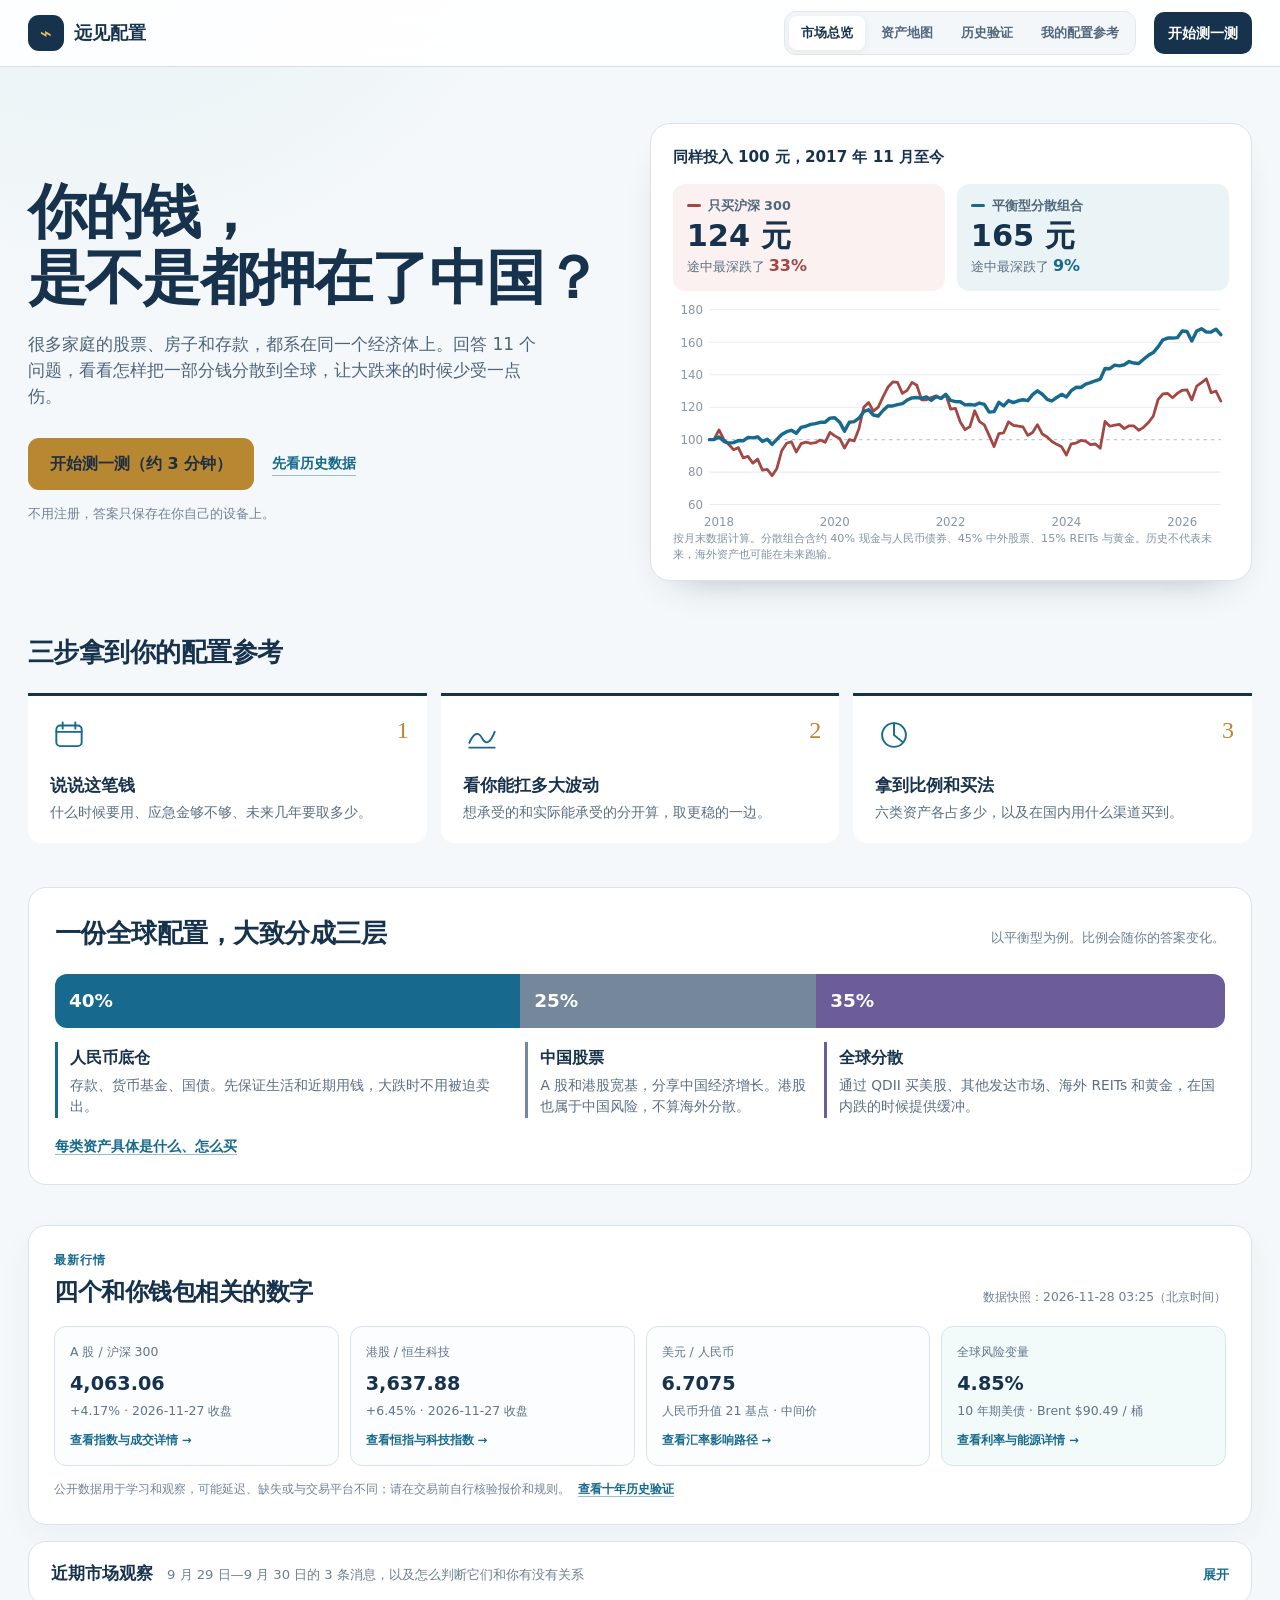
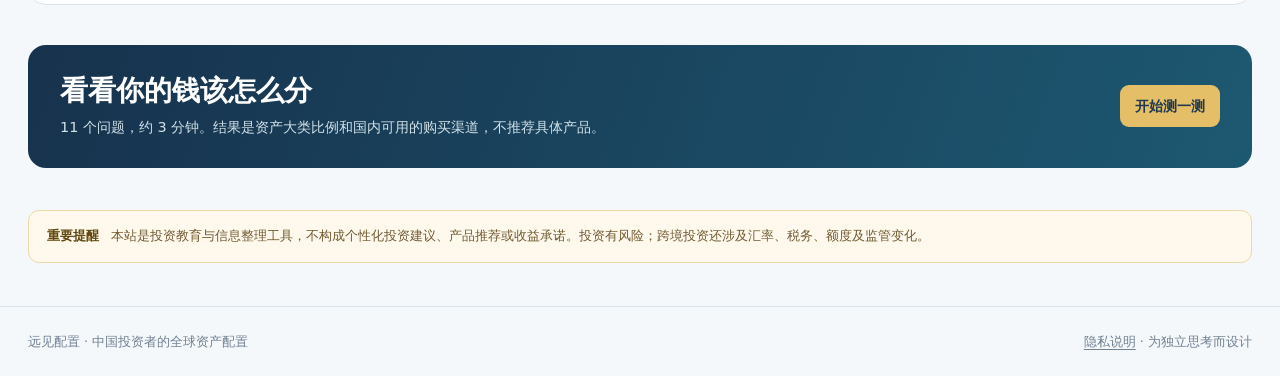
<file: index.html>
<!doctype html>
<html lang="zh-CN">
<head>
  <meta charset="UTF-8" /><meta name="viewport" content="width=device-width, initial-scale=1.0" />
  <meta name="description" content="面向中国个人投资者的全球资产配置观察、资产地图与配置学习工具。" />
  <title>远见配置｜中国投资者市场总览</title>
  <link rel="icon" type="image/svg+xml" href="data:image/svg+xml,%3Csvg xmlns='http://www.w3.org/2000/svg' viewBox='0 0 64 64'%3E%3Crect width='64' height='64' rx='16' fill='%23183b63'/%3E%3Cpath d='M14 42 26 29l9 8 15-18' fill='none' stroke='%23c9a85a' stroke-width='5' stroke-linecap='round' stroke-linejoin='round'/%3E%3C/svg%3E" />
  <link rel="stylesheet" href="style.css?v=29" />
  <link rel="stylesheet" href="daily.css?v=29" />
</head>
<body>
  <header class="site-header"><div class="shell nav-wrap">
    <a class="brand" href="index.html"><span class="mark">⌁</span><span>远见配置</span></a>
    <nav aria-label="主导航"><a class="active" href="index.html">市场总览</a><a href="assets.html">资产地图</a><a href="analysis.html">历史验证</a><a href="recommendation.html">我的配置参考</a></nav>
    <a class="nav-cta" href="recommendation.html">开始测一测</a>
  </div></header>
  <main class="shell home">
    <section class="home-hero">
      <div class="home-hero-copy">
        <h1>你的钱，<br />是不是都押在了中国？</h1>
        <p class="lead">很多家庭的股票、房子和存款，都系在同一个经济体上。回答 11 个问题，看看怎样把一部分钱分散到全球，让大跌来的时候少受一点伤。</p>
        <div class="home-hero-actions">
          <a class="primary-button big" href="recommendation.html">开始测一测（约 3 分钟）</a>
          <a class="text-link" href="analysis.html">先看历史数据</a>
        </div>
        <p class="home-hero-fine">不用注册，答案只保存在你自己的设备上。</p>
      </div>

      <figure class="compare-card" aria-labelledby="compare-title">
        <figcaption id="compare-title">同样投入 100 元，<span id="compare-start">2017 年底</span>至今</figcaption>
        <div class="compare-stats">
          <div class="compare-stat single">
            <span><i></i>只买沪深 300</span>
            <strong id="compare-single-end">124 元</strong>
            <small>途中最深跌了 <b id="compare-single-dd">33%</b></small>
          </div>
          <div class="compare-stat mixed">
            <span><i></i>平衡型分散组合</span>
            <strong id="compare-mixed-end">165 元</strong>
            <small>途中最深跌了 <b id="compare-mixed-dd">9%</b></small>
          </div>
        </div>
        <svg id="compare-chart" viewBox="0 0 520 220" role="img" aria-label="只买沪深300与平衡型分散组合的历史走势对比"></svg>
        <p class="compare-note">按月末数据计算。分散组合含约 40% 现金与人民币债券、45% 中外股票、15% REITs 与黄金。历史不代表未来，海外资产也可能在未来跑输。</p>
      </figure>
    </section>

    <section class="home-steps" aria-labelledby="steps-title">
      <h2 id="steps-title">三步拿到你的配置参考</h2>
      <ol>
        <li>
          <svg viewBox="0 0 48 48" aria-hidden="true"><rect x="8" y="12" width="32" height="26" rx="5"/><path d="M8 20h32M16 8v8M32 8v8"/></svg>
          <strong>说说这笔钱</strong>
          <span>什么时候要用、应急金够不够、未来几年要取多少。</span>
        </li>
        <li>
          <svg viewBox="0 0 48 48" aria-hidden="true"><path d="M8 34c6-14 12-14 16-6s10 8 16-8"/><path d="M8 40h32"/></svg>
          <strong>看你能扛多大波动</strong>
          <span>想承受的和实际能承受的分开算，取更稳的一边。</span>
        </li>
        <li>
          <svg viewBox="0 0 48 48" aria-hidden="true"><circle cx="24" cy="24" r="15"/><path d="M24 9v15l11 9"/></svg>
          <strong>拿到比例和买法</strong>
          <span>六类资产各占多少，以及在国内用什么渠道买到。</span>
        </li>
      </ol>
    </section>

    <section class="home-layers" aria-labelledby="layers-title">
      <div class="home-layers-head">
        <h2 id="layers-title">一份全球配置，大致分成三层</h2>
        <p>以平衡型为例。比例会随你的答案变化。</p>
      </div>
      <div class="layer-bar" role="img" aria-label="人民币底仓 40%，中国股票 25%，全球分散 35%">
        <span class="layer base" style="flex:40"><b>40%</b></span>
        <span class="layer china" style="flex:25"><b>25%</b></span>
        <span class="layer world" style="flex:35"><b>35%</b></span>
      </div>
      <div class="layer-cards">
        <article class="base"><h3>人民币底仓</h3><p>存款、货币基金、国债。先保证生活和近期用钱，大跌时不用被迫卖出。</p></article>
        <article class="china"><h3>中国股票</h3><p>A 股和港股宽基，分享中国经济增长。港股也属于中国风险，不算海外分散。</p></article>
        <article class="world"><h3>全球分散</h3><p>通过 QDII 买美股、其他发达市场、海外 REITs 和黄金，在国内跌的时候提供缓冲。</p></article>
      </div>
      <a class="text-link" href="assets.html">每类资产具体是什么、怎么买</a>
    </section>

    <section class="signal-strip" aria-label="市场信号">
      <div class="signal-head"><div><p class="eyebrow">最新行情</p><h2>四个和你钱包相关的数字</h2></div><span id="market-status" class="update-status">正在载入数据快照</span></div>
      <div class="quote-grid">
        <a class="quote quote-link" href="market-detail.html?id=a-share" aria-label="查看 A 股详细数据">
          <span>A 股 / 沪深 300</span><strong id="a-share-value">—</strong><small id="a-share-note">载入最新收盘数据</small><em>查看指数与成交详情 →</em>
        </a>
        <a class="quote quote-link" href="market-detail.html?id=hong-kong" aria-label="查看港股详细数据">
          <span>港股 / 恒生科技</span><strong id="hk-value">—</strong><small id="hk-note">载入最新收盘数据</small><em>查看恒指与科技指数 →</em>
        </a>
        <a class="quote quote-link" href="market-detail.html?id=fx" aria-label="查看人民币汇率详细数据">
          <span>美元 / 人民币</span><strong id="usd-cny">—</strong><small id="usd-cny-note">载入人民币中间价</small><em>查看汇率影响路径 →</em>
        </a>
        <a class="quote quote-link neutral" href="market-detail.html?id=global-risk" aria-label="查看全球风险变量详细数据">
          <span>全球风险变量</span><strong id="global-value">—</strong><small id="global-note">载入美债与能源数据</small><em>查看利率与能源详情 →</em>
        </a>
      </div>
      <p class="data-note">公开数据用于学习和观察，可能延迟、缺失或与交易平台不同；请在交易前自行核验报价和规则。<a class="text-link" href="analysis.html">查看十年历史验证</a></p>
    </section>

    <details class="home-news" id="daily-observation"><summary><span id="news-fold-title">今日市场观察</span><small id="news-fold-hint">今日消息，以及怎么判断它们和你有没有关系</small></summary><div class="dashboard-grid">
      <article class="daily-brief panel"><div class="panel-title"><div><p class="eyebrow" id="news-eyebrow">每日观察</p><h2 id="news-heading">今天发生了什么？</h2></div><span id="news-status" class="update-status">载入中</span></div>
        <p class="daily-thesis" id="current-regime"><strong>今日主线：</strong>正在载入……</p>
        <div id="news-list" class="news-list" aria-live="polite"><p class="loading-copy">正在载入今日消息……</p></div>
        <div class="thinking-prompt"><strong>阅读提示</strong><span>一条新闻会影响哪个资产？影响是短期情绪，还是基本面？你的现有组合是否真的需要改变？</span></div>
      </article>
      <aside class="regime-card"><p class="eyebrow">怎么理解消息</p><h2>不要把“消息”当作“指令”</h2><div class="regime-step"><b>01</b><div><strong>先看影响什么</strong><span>利率、增长、通胀、汇率，还是市场情绪？</span></div></div><div class="regime-step"><b>02</b><div><strong>再看与你是否有关</strong><span>它会不会明显影响你持有的资产和用钱时间？</span></div></div><div class="regime-step"><b>03</b><div><strong>最后决定是否行动</strong><span>只有比例明显偏离目标时，才考虑分批调整。</span></div></div>
      </aside>
    </div></details>

    <section class="action-panel"><div><h2>看看你的钱该怎么分</h2><p>11 个问题，约 3 分钟。结果是资产大类比例和国内可用的购买渠道，不推荐具体产品。</p></div><a class="primary-button" href="recommendation.html">开始测一测</a></section>
    <aside class="notice"><strong>重要提醒</strong><span>本站是投资教育与信息整理工具，不构成个性化投资建议、产品推荐或收益承诺。投资有风险；跨境投资还涉及汇率、税务、额度及监管变化。</span></aside>
  </main>
  <footer><div class="shell"><span>远见配置 · 中国投资者的全球资产配置</span><span><a href="privacy.html">隐私说明</a> · 为独立思考而设计</span></div></footer>
  <script src="app.js?v=29"></script>
</body></html>
</file>
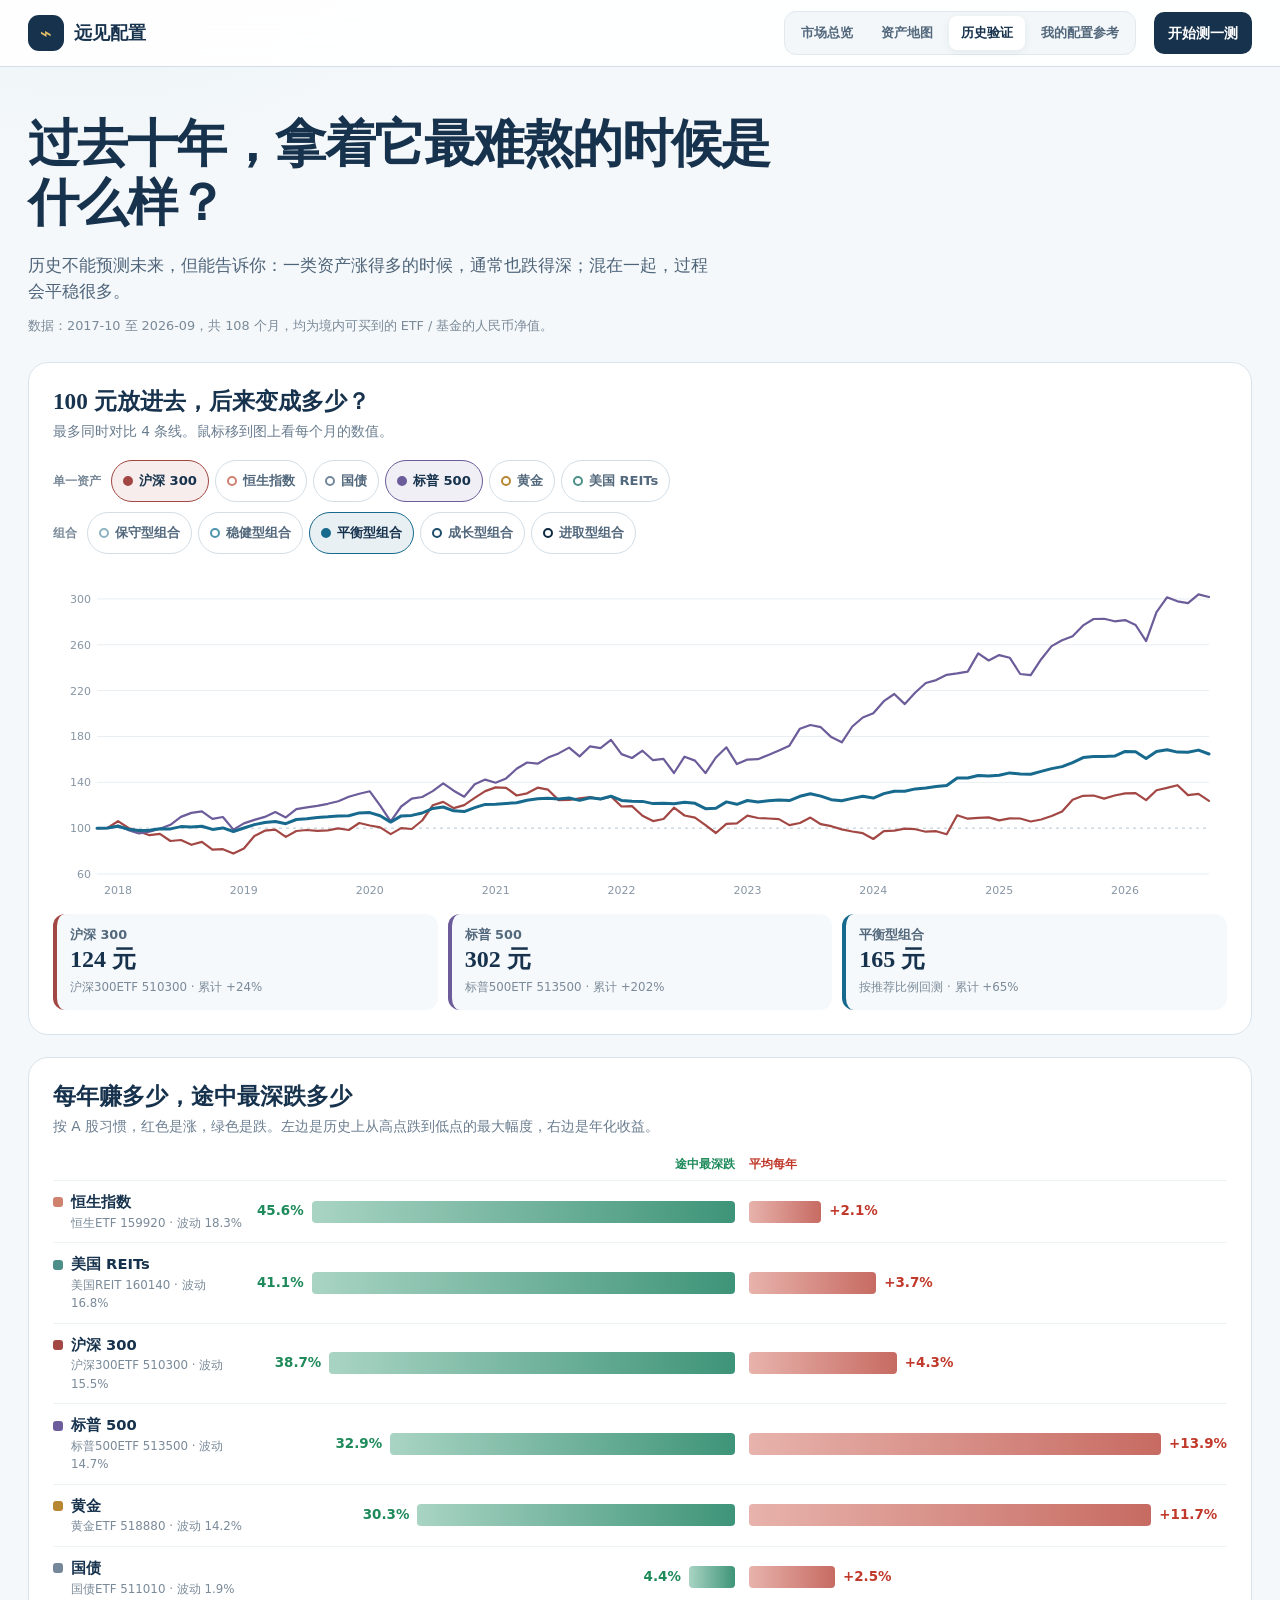
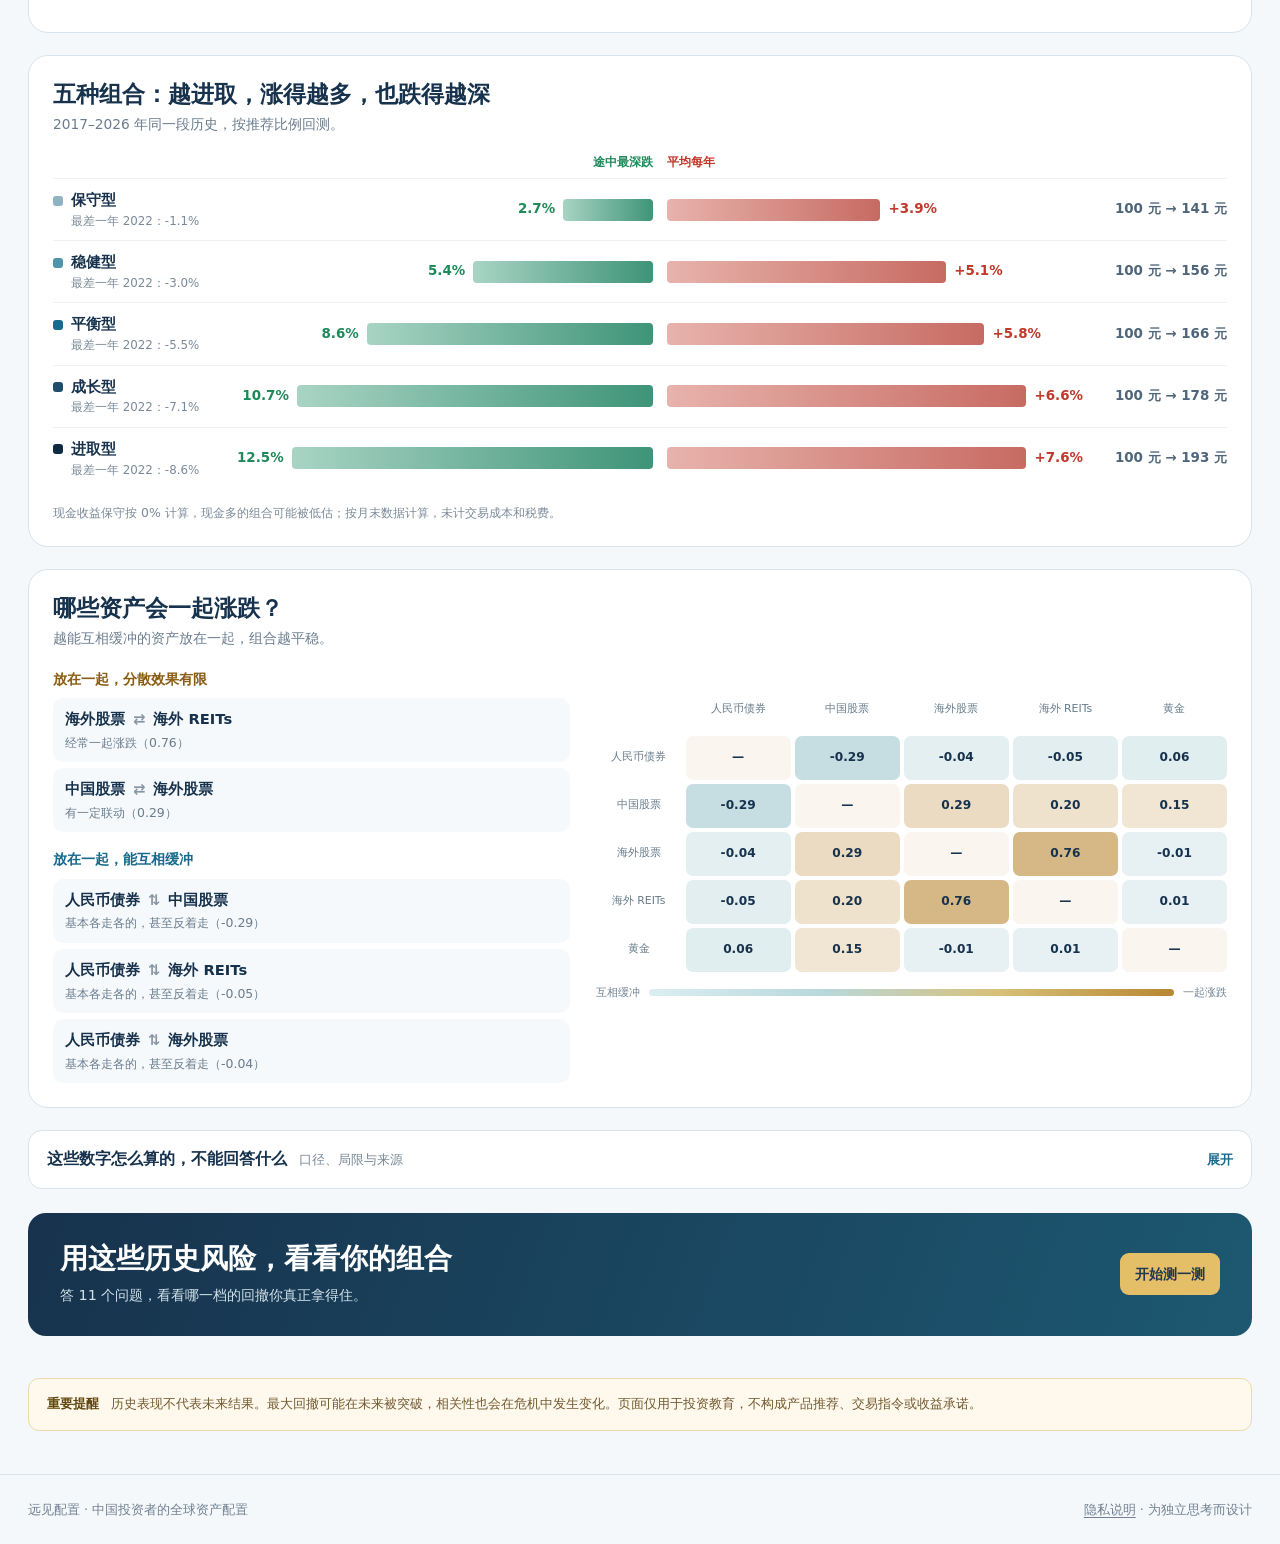
<file: analysis.html>
<!doctype html>
<html lang="zh-CN">
<head>
  <meta charset="UTF-8" />
  <meta name="viewport" content="width=device-width, initial-scale=1.0" />
  <meta name="description" content="用中国投资者可触达的代表性工具，观察长期收益、波动、最大回撤、相关性和配置组合的历史表现。" />
  <title>远见配置｜历史数据与组合验证</title>
  <link rel="icon" type="image/svg+xml" href="data:image/svg+xml,%3Csvg xmlns='http://www.w3.org/2000/svg' viewBox='0 0 64 64'%3E%3Crect width='64' height='64' rx='16' fill='%23183b63'/%3E%3Cpath d='M14 42 26 29l9 8 15-18' fill='none' stroke='%23c9a85a' stroke-width='5' stroke-linecap='round' stroke-linejoin='round'/%3E%3C/svg%3E" />
  <link rel="stylesheet" href="style.css?v=29" />
  <link rel="stylesheet" href="daily.css?v=29" />
</head>
<body>
  <header class="site-header"><div class="shell nav-wrap">
    <a class="brand" href="index.html"><span class="mark">⌁</span><span>远见配置</span></a>
    <nav aria-label="主导航"><a href="index.html">市场总览</a><a href="assets.html">资产地图</a><a class="active" href="analysis.html">历史验证</a><a href="recommendation.html">我的配置参考</a></nav>
    <a class="nav-cta" href="recommendation.html">开始测一测</a>
  </div></header>

  <main id="history-lab" class="shell history-page">
    <section class="history-hero">
      <h1>过去十年，拿着它最难熬的时候是什么样？</h1>
      <p class="lead">历史不能预测未来，但能告诉你：一类资产涨得多的时候，通常也跌得深；混在一起，过程会平稳很多。</p>
      <p class="history-window" id="history-common-window">正在读取数据区间</p>
    </section>

    <section class="history-block chart-block" aria-labelledby="chart-title">
      <div class="block-head"><h2 id="chart-title">100 元放进去，后来变成多少？</h2><p>最多同时对比 4 条线。<span class="hint-desktop">鼠标移到图上看每个月的数值。</span><span class="hint-mobile">手指在图上左右滑动看数值。</span></p></div>
      <div class="series-picker" id="series-picker" role="group" aria-label="选择对比对象"></div>
      <div class="history-chart-box" id="history-chart-box">
        <svg id="history-line-chart" role="img" aria-label="历史走势对比图"></svg>
        <div class="chart-tooltip" id="chart-tooltip" hidden></div>
      </div>
      <div class="series-summary" id="series-summary"></div>
    </section>

    <section class="history-block" aria-labelledby="tradeoff-title">
      <div class="block-head"><h2 id="tradeoff-title">每年赚多少，途中最深跌多少</h2><p>按 A 股习惯，红色是涨，绿色是跌。左边是历史上从高点跌到低点的最大幅度，右边是年化收益。</p></div>
      <div class="tradeoff" id="tradeoff-assets"></div>
    </section>

    <section class="history-block" aria-labelledby="ladder-title">
      <div class="block-head"><h2 id="ladder-title">五种组合：越进取，涨得越多，也跌得越深</h2><p id="backtest-window">同一段历史</p></div>
      <div class="tradeoff ladder" id="tradeoff-profiles"></div>
      <p class="block-note">现金收益保守按 0% 计算，现金多的组合可能被低估；按月末数据计算，未计交易成本和税费。</p>
    </section>

    <section class="history-block" aria-labelledby="corr-title">
      <div class="block-head"><h2 id="corr-title">哪些资产会一起涨跌？</h2><p>越能互相缓冲的资产放在一起，组合越平稳。</p></div>
      <div class="corr-layout">
        <div class="corr-pairs" id="corr-pairs"></div>
        <div class="corr-matrix-wrap">
          <div id="correlation-matrix" class="correlation-matrix" aria-label="资产相关性矩阵"><span>载入中</span></div>
          <div class="correlation-scale"><span>互相缓冲</span><i></i><span>一起涨跌</span></div>
        </div>
      </div>
    </section>

    <details class="sources-fold history-fold">
      <summary><strong>这些数字怎么算的，不能回答什么</strong><span>口径、局限与来源</span></summary>
      <ul class="boundary-list"><li>不预测明天、下周或下个月的涨跌。</li><li>不假设过去收益最高的资产未来仍然领先。</li><li>不把短期新闻转成买卖信号。</li><li>没有纳入你的税务、真实成交价和账户费用。</li></ul>
      <div id="history-methodology-copy" class="method-copy"></div>
      <div class="methodology-links" id="history-sources"></div>
    </details>

    <section class="action-panel"><div><h2>用这些历史风险，看看你的组合</h2><p>答 11 个问题，看看哪一档的回撤你真正拿得住。</p></div><a class="primary-button" href="recommendation.html">开始测一测</a></section>
    <aside class="notice"><strong>重要提醒</strong><span>历史表现不代表未来结果。最大回撤可能在未来被突破，相关性也会在危机中发生变化。页面仅用于投资教育，不构成产品推荐、交易指令或收益承诺。</span></aside>
  </main>

  <footer><div class="shell"><span>远见配置 · 中国投资者的全球资产配置</span><span><a href="privacy.html">隐私说明</a> · 为独立思考而设计</span></div></footer>
  <script src="app.js?v=29"></script>
</body>
</html>
</file>
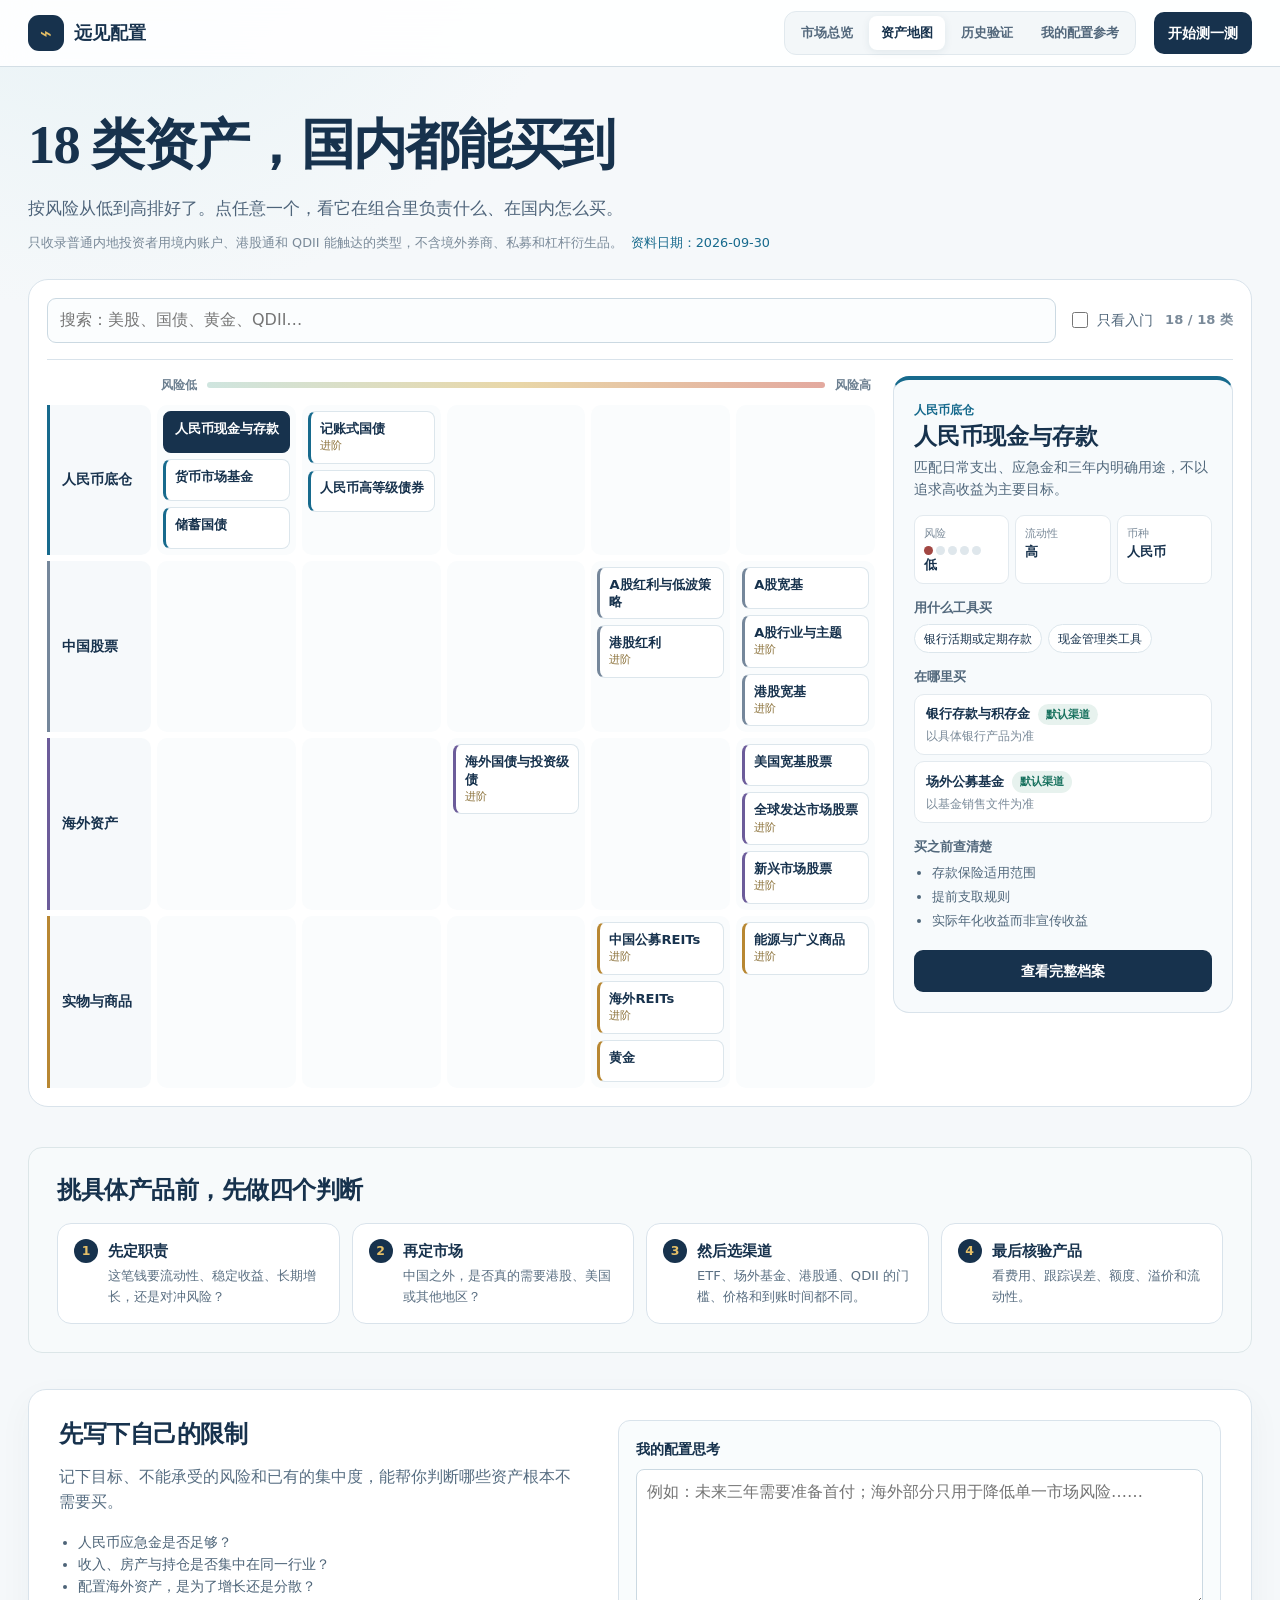
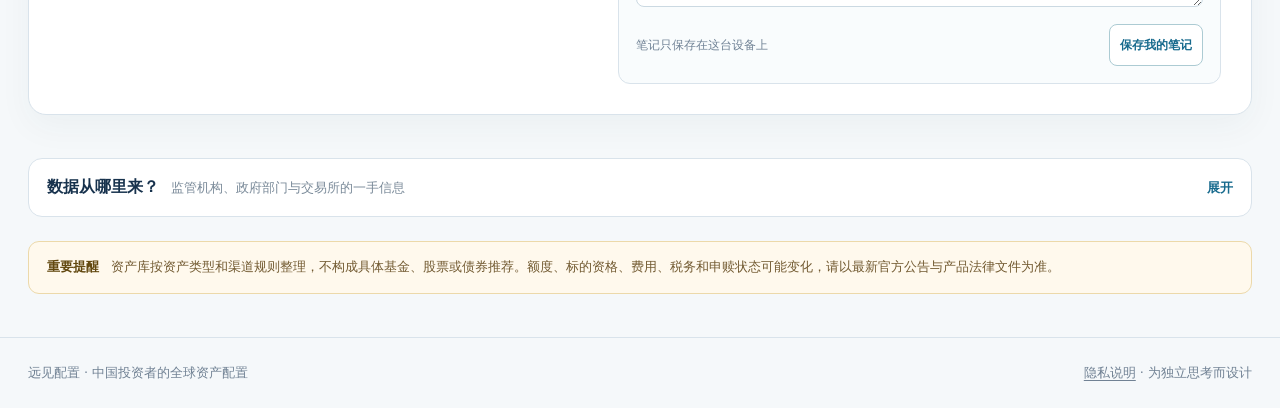
<file: assets.html>
<!doctype html>
<html lang="zh-CN">
<head>
  <meta charset="UTF-8" />
  <meta name="viewport" content="width=device-width, initial-scale=1.0" />
  <meta name="description" content="查询普通中国内地投资者能够触达的境内、港股与海外资产，以及对应合规渠道。" />
  <title>远见配置｜资产地图</title>
  <link rel="icon" type="image/svg+xml" href="data:image/svg+xml,%3Csvg xmlns='http://www.w3.org/2000/svg' viewBox='0 0 64 64'%3E%3Crect width='64' height='64' rx='16' fill='%23183b63'/%3E%3Cpath d='M14 42 26 29l9 8 15-18' fill='none' stroke='%23c9a85a' stroke-width='5'/%3E%3C/svg%3E" />
  <link rel="stylesheet" href="style.css?v=29" />
  <link rel="stylesheet" href="daily.css?v=29" />
</head>
<body>
  <header class="site-header"><div class="shell nav-wrap">
    <a class="brand" href="index.html"><span class="mark">⌁</span><span>远见配置</span></a>
    <nav aria-label="主导航"><a href="index.html">市场总览</a><a class="active" href="assets.html">资产地图</a><a href="analysis.html">历史验证</a><a href="recommendation.html">我的配置参考</a></nav>
    <a class="nav-cta" href="recommendation.html">开始测一测</a>
  </div></header>

  <main class="shell assets-page">
    <section class="assets-hero">
      <h1>18 类资产，国内都能买到</h1>
      <p class="lead">按风险从低到高排好了。点任意一个，看它在组合里负责什么、在国内怎么买。</p>
      <p class="assets-scope">只收录普通内地投资者用境内账户、港股通和 QDII 能触达的类型，不含境外券商、私募和杠杆衍生品。<span id="database-date">数据日期：载入中</span></p>
    </section>

    <section class="asset-explorer" aria-labelledby="explorer-title">
      <h2 id="explorer-title" class="visually-hidden">资产查询</h2>
      <div class="explorer-toolbar">
        <label class="explorer-search"><span class="visually-hidden">搜索</span><input id="database-search" type="search" placeholder="搜索：美股、国债、黄金、QDII…" autocomplete="off" /></label>
        <label class="beginner-toggle"><input id="beginner-only" type="checkbox" /><span>只看入门</span></label>
        <strong id="database-count" class="explorer-count">载入中</strong>
      </div>

      <div id="assets-view" class="explorer-view">
        <div class="group-chips" id="group-chips" role="group" aria-label="按类别筛选"></div>
        <div class="explorer-body">
          <div class="explorer-main">
            <div id="asset-matrix" class="asset-matrix" aria-label="资产风险地图"></div>
            <div id="asset-list" class="asset-list"></div>
            <div id="database-empty" class="database-empty" hidden><strong>没有找到对应资产</strong><span>换个更宽泛的词，或关掉“只看入门”。</span></div>
          </div>
          <div class="sheet-backdrop" id="sheet-backdrop" hidden></div>
          <aside id="asset-panel" class="asset-panel" aria-live="polite" tabindex="-1">
            <p class="panel-empty">点左边任意一个资产，这里会显示它的说明。</p>
          </aside>
        </div>
      </div>

    </section>

    <section class="china-pathway"><div class="section-title"><div><h2>挑具体产品前，先做四个判断</h2></div></div><ol class="pathway-steps">
      <li><strong>先定职责</strong><span>这笔钱要流动性、稳定收益、长期增长，还是对冲风险？</span></li>
      <li><strong>再定市场</strong><span>中国之外，是否真的需要港股、美国或其他地区？</span></li>
      <li><strong>然后选渠道</strong><span>ETF、场外基金、港股通、QDII 的门槛、价格和到账时间都不同。</span></li>
      <li><strong>最后核验产品</strong><span>看费用、跟踪误差、额度、溢价和流动性。</span></li>
    </ol></section>

    <section class="reflection-panel"><div><h2>先写下自己的限制</h2><p>记下目标、不能承受的风险和已有的集中度，能帮你判断哪些资产根本不需要买。</p><ul><li>人民币应急金是否足够？</li><li>收入、房产与持仓是否集中在同一行业？</li><li>配置海外资产，是为了增长还是分散？</li></ul></div><div class="notes-box"><label for="investment-note">我的配置思考</label><textarea id="investment-note" placeholder="例如：未来三年需要准备首付；海外部分只用于降低单一市场风险……"></textarea><div><span id="note-state">笔记只保存在这台设备上</span><button id="save-note" class="secondary-button" type="button">保存我的笔记</button></div></div></section>

    <details class="sources-fold"><summary><strong>数据从哪里来？</strong><span>监管机构、政府部门与交易所的一手信息</span></summary><p>渠道规则和产品状态会变化，交易前应再次打开官方页面核验。</p><div id="official-sources" class="source-list"><span>正在载入官方来源……</span></div></details>

    <aside class="notice"><strong>重要提醒</strong><span>资产库按资产类型和渠道规则整理，不构成具体基金、股票或债券推荐。额度、标的资格、费用、税务和申赎状态可能变化，请以最新官方公告与产品法律文件为准。</span></aside>
  </main>
  <footer><div class="shell"><span>远见配置 · 中国投资者的全球资产配置</span><span><a href="privacy.html">隐私说明</a> · 为独立思考而设计</span></div></footer>
  <script src="app.js?v=29"></script>
</body>
</html>
</file>
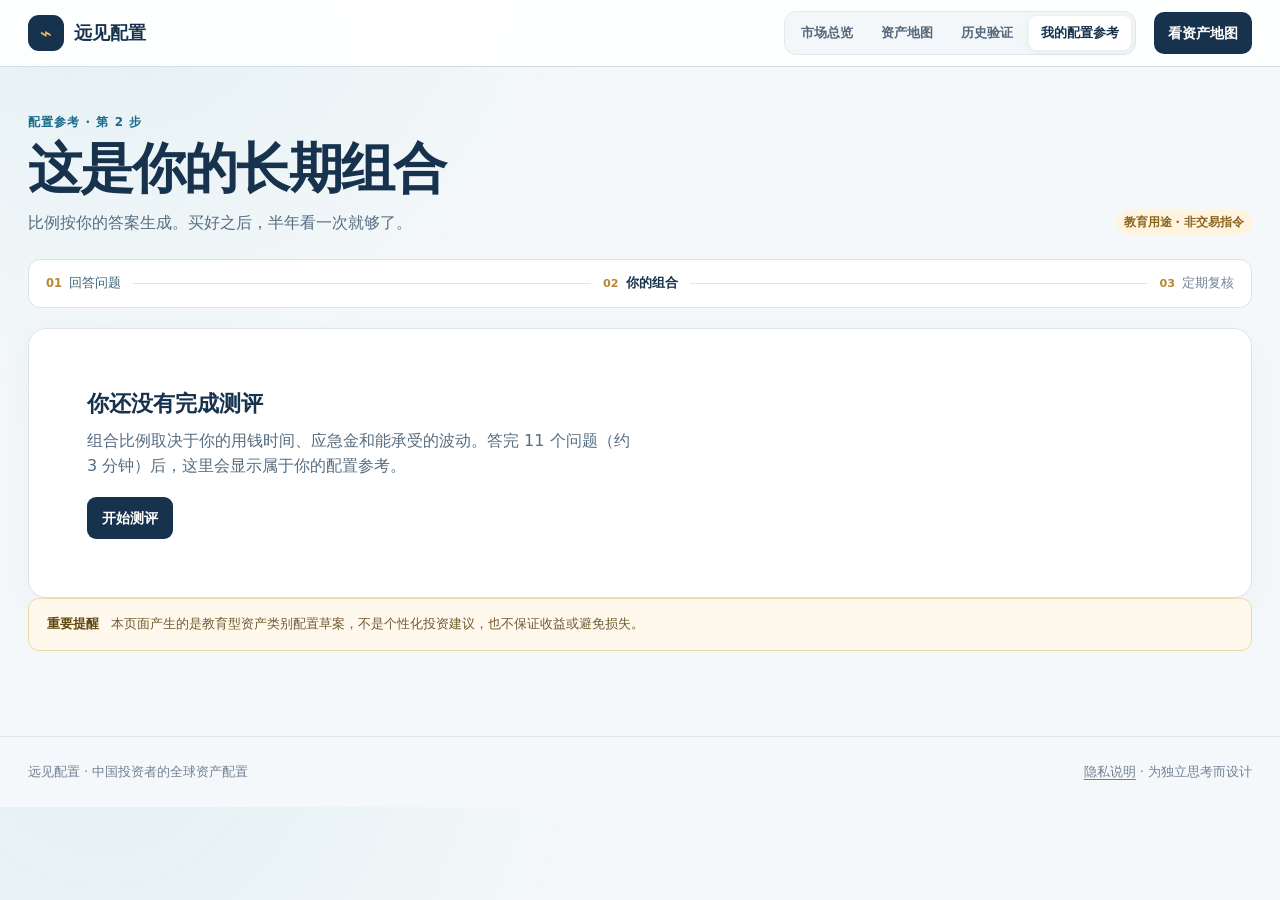
<file: portfolio.html>
<!doctype html>
<html lang="zh-CN">
<head>
  <meta charset="UTF-8" />
  <meta name="viewport" content="width=device-width, initial-scale=1.0" />
  <meta name="description" content="根据投资期限、风险画像和可用渠道生成面向中国个人投资者的多资产配置草案。" />
  <title>远见配置｜第二步：你的组合</title>
  <link rel="icon" type="image/svg+xml" href="data:image/svg+xml,%3Csvg xmlns='http://www.w3.org/2000/svg' viewBox='0 0 64 64'%3E%3Crect width='64' height='64' rx='16' fill='%23183b63'/%3E%3Cpath d='M14 42 26 29l9 8 15-18' fill='none' stroke='%23c9a85a' stroke-width='5'/%3E%3C/svg%3E" />
  <link rel="stylesheet" href="style.css?v=29" />
  <link rel="stylesheet" href="daily.css?v=29" />
</head>
<body data-allocation-page="portfolio">
  <header class="site-header"><div class="shell nav-wrap">
    <a class="brand" href="index.html"><span class="mark">⌁</span><span>远见配置</span></a>
    <nav aria-label="主导航"><a href="index.html">市场总览</a><a href="assets.html">资产地图</a><a href="analysis.html">历史验证</a><a class="active" href="recommendation.html">我的配置参考</a></nav>
    <a class="nav-cta" href="assets.html">看资产地图</a>
  </div></header>

  <main class="shell allocation-wizard">
    <section class="wizard-heading"><div><p class="eyebrow">配置参考 · 第 2 步</p><h1>这是你的长期组合</h1><p>比例按你的答案生成。买好之后，半年看一次就够了。</p></div><span class="education-badge">教育用途 · 非交易指令</span></section>
    <nav class="recommendation-flow wizard-flow" aria-label="配置参考流程">
      <a href="recommendation.html"><b>01</b> 回答问题</a><i></i><span class="active" aria-current="step"><b>02</b> 你的组合</span><i></i><span><b>03</b> 定期复核</span>
    </nav>

    <section class="wizard-card recommendation-result-v2 portfolio-result portfolio-v2" aria-live="polite">
      <div class="profile-verdict">
        <div><span>你的画像</span><strong id="profile-name">计算中</strong><small id="profile-description">正在读取你的答案</small></div>
        <div class="score-pair"><p><span>想承受的风险</span><b id="tolerance-score">—</b></p><p><span>能承受的风险</span><b id="capacity-score">—</b></p></div>
      </div>
      <p id="constraint-note" class="constraint-note"><strong>约束优先：</strong>正在检查期限、应急金和近期用款。</p>

      <div class="portfolio-hero">
        <div class="donut-wrap">
          <svg id="allocation-donut" viewBox="0 0 200 200" role="img" aria-label="资产配置比例环形图"></svg>
          <div class="donut-center"><strong id="donut-equity">—</strong><span>股票类资产</span></div>
        </div>
        <div class="portfolio-hero-copy">
          <p id="result-summary">正在生成你的配置草案……</p>
          <div class="allocation-legend legend-v2" id="allocation-legend"></div>
        </div>
      </div>

      <div class="risk-readout">
        <div><p class="eyebrow">坏情况下</p><h3>一年内可能跌多少</h3><strong id="stress-range">正在计算</strong><p>教育型压力区间，不是收益预测，也不代表最大可能损失。</p><p id="backtest-note" class="backtest-inline">正在读取历史回测……</p></div>
        <div><p class="eyebrow">平时</p><h3>什么时候需要动</h3><strong id="rebalance-rule">正在计算</strong><p>优先用新增资金补低配资产，减少频繁交易。</p></div>
      </div>

      <details class="portfolio-fold">
        <summary><strong>六类资产各自做什么</strong><span>职责、参考浮动区间</span></summary>
        <div class="allocation-cards" id="allocation-cards"></div>
      </details>

      <details class="portfolio-fold">
        <summary><strong>具体怎么买</strong><span>宽基、风格、地区与国内渠道</span></summary>
        <div class="suballocation-intro"><strong>核心组合只使用分散工具</strong><span>不推荐具体基金或个股；点开某一类可以看到细分比例和可用渠道。</span></div>
        <div id="detailed-plan" class="detailed-plan"><p class="plan-loading">正在生成细分组合……</p></div>
        <div class="product-screening-panel"><div><h3>挑产品前，先过这四关</h3><p>比例确定后，再比较具体基金或 ETF。</p></div><div id="product-checklist" class="product-checklist"></div></div>
        <aside id="satellite-policy" class="satellite-policy"><div><span>个股与主题仓</span><strong>核心组合默认 0%</strong></div><p>只能从权益比例中划出小额卫星仓。</p></aside>
      </details>

      <details class="portfolio-fold">
        <summary><strong>为什么这样分配</strong><span>每个比例背后的理由</span></summary>
        <ul id="why-list" class="why-list"></ul>
      </details>

      <section class="daily-impact" id="daily-impact" hidden aria-labelledby="daily-impact-title">
        <div class="impact-head"><h3 id="daily-impact-title">最近一个交易日，你的组合大约涨跌多少</h3><time id="impact-date"></time></div>
        <div class="impact-body">
          <div class="impact-main">
            <p class="impact-big">你的组合约 <strong id="impact-total">—</strong></p>
            <div class="impact-compare" id="impact-compare"></div>
            <p class="impact-verdict" id="impact-verdict"></p>
          </div>
          <details class="impact-contrib" id="impact-contrib">
            <summary><strong>各类资产贡献了多少</strong><span class="impact-toggle">展开看六类资产各自贡献了多少</span><small>红色拉高组合，绿色拉低组合</small></summary>
            <div class="contrib-list" id="contrib-list"></div>
          </details>
        </div>
        <p class="impact-footnote">按境内 ETF 收盘涨跌估算，与你的实际持仓、QDII 溢价和费用会有差异，仅用于理解分散的作用。</p>
      </section>
      <section class="impact-why" id="impact-why" hidden>
        <h4>为什么不用因此调整比例</h4>
        <ol class="context-reasons" id="market-reasons"></ol>
      </section>
    </section>

    <div class="wizard-bottom-actions"><a class="wizard-back" href="recommendation.html">修改答案</a><a class="primary-button" href="review.html">下一步：复核规则</a></div>
    <aside class="notice"><strong>重要提醒</strong><span>本页面产生的是教育型资产类别配置草案，不是个性化投资建议，也不保证收益或避免损失。</span></aside>
  </main>

  <footer><div class="shell"><span>远见配置 · 中国投资者的全球资产配置</span><span><a href="privacy.html">隐私说明</a> · 为独立思考而设计</span></div></footer>
  <script src="app.js?v=29"></script>
</body>
</html>
</file>
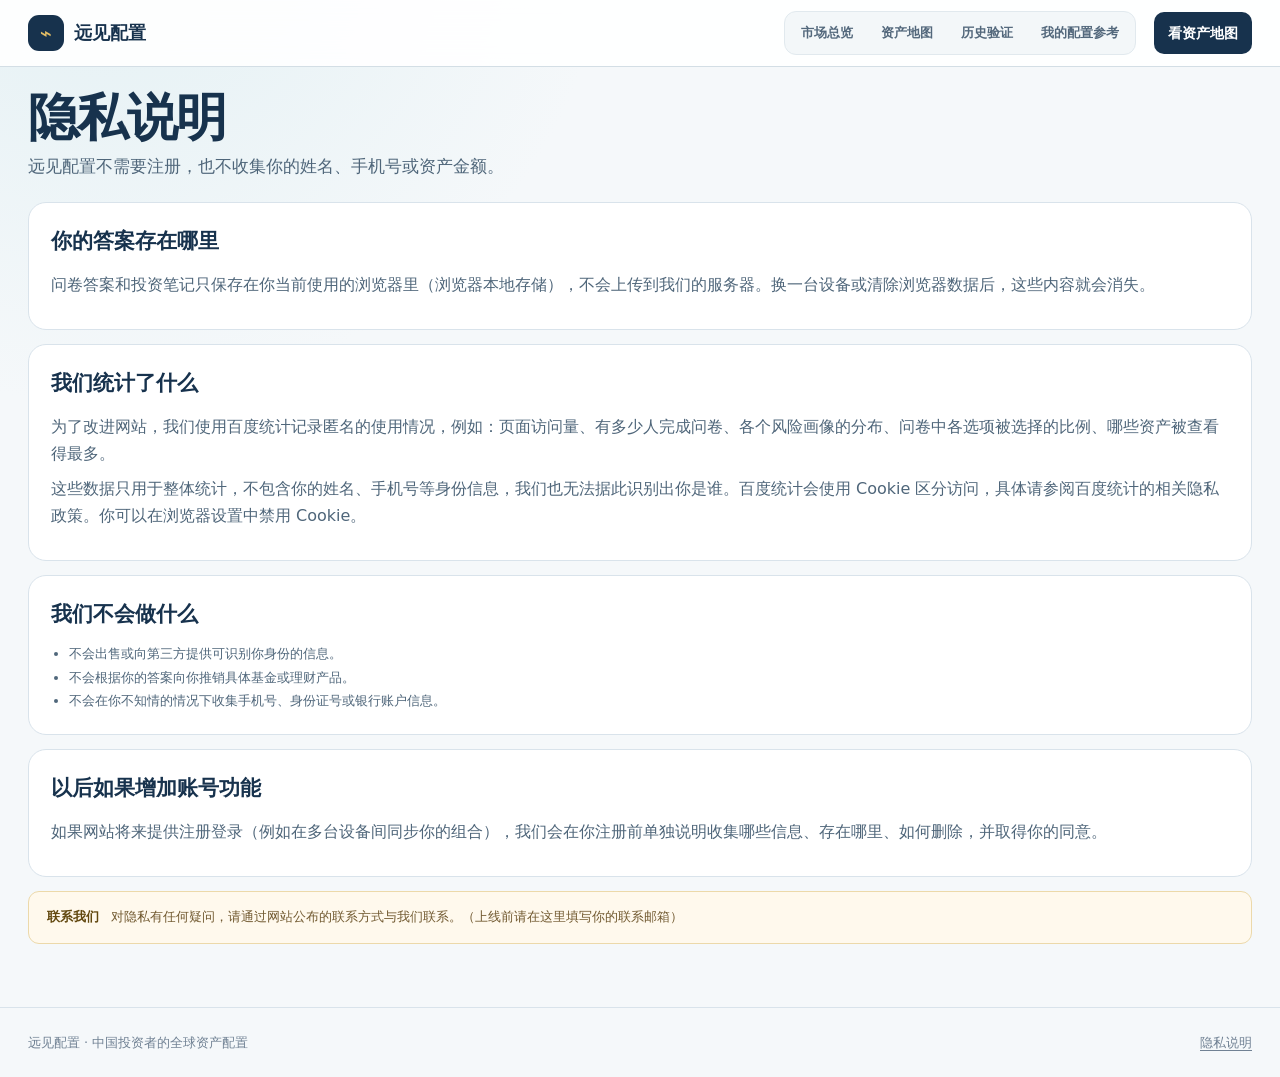
<file: privacy.html>
<!doctype html>
<html lang="zh-CN">
<head>
  <meta charset="UTF-8" />
  <meta name="viewport" content="width=device-width, initial-scale=1.0" />
  <meta name="description" content="远见配置如何处理你的数据：问卷答案只保存在你的设备上，匿名访问统计不收集个人身份信息。" />
  <title>远见配置｜隐私说明</title>
  <link rel="icon" type="image/svg+xml" href="data:image/svg+xml,%3Csvg xmlns='http://www.w3.org/2000/svg' viewBox='0 0 64 64'%3E%3Crect width='64' height='64' rx='16' fill='%23183b63'/%3E%3Cpath d='M14 42 26 29l9 8 15-18' fill='none' stroke='%23c9a85a' stroke-width='5'/%3E%3C/svg%3E" />
  <link rel="stylesheet" href="style.css?v=29" />
  <link rel="stylesheet" href="daily.css?v=29" />
</head>
<body>
  <header class="site-header"><div class="shell nav-wrap">
    <a class="brand" href="index.html"><span class="mark">⌁</span><span>远见配置</span></a>
    <nav aria-label="主导航"><a href="index.html">市场总览</a><a href="assets.html">资产地图</a><a href="analysis.html">历史验证</a><a href="recommendation.html">我的配置参考</a></nav>
    <a class="nav-cta" href="assets.html">看资产地图</a>
  </div></header>

  <main class="shell privacy-page">
    <section class="ad-hero"><h1>隐私说明</h1><p class="ad-lead">远见配置不需要注册，也不收集你的姓名、手机号或资产金额。</p></section>
    <section class="ad-section">
      <h2>你的答案存在哪里</h2>
      <p>问卷答案和投资笔记只保存在你当前使用的浏览器里（浏览器本地存储），不会上传到我们的服务器。换一台设备或清除浏览器数据后，这些内容就会消失。</p>
    </section>
    <section class="ad-section">
      <h2>我们统计了什么</h2>
      <p>为了改进网站，我们使用百度统计记录匿名的使用情况，例如：页面访问量、有多少人完成问卷、各个风险画像的分布、问卷中各选项被选择的比例、哪些资产被查看得最多。</p>
      <p>这些数据只用于整体统计，不包含你的姓名、手机号等身份信息，我们也无法据此识别出你是谁。百度统计会使用 Cookie 区分访问，具体请参阅百度统计的相关隐私政策。你可以在浏览器设置中禁用 Cookie。</p>
    </section>
    <section class="ad-section">
      <h2>我们不会做什么</h2>
      <ul class="check-list"><li>不会出售或向第三方提供可识别你身份的信息。</li><li>不会根据你的答案向你推销具体基金或理财产品。</li><li>不会在你不知情的情况下收集手机号、身份证号或银行账户信息。</li></ul>
    </section>
    <section class="ad-section">
      <h2>以后如果增加账号功能</h2>
      <p>如果网站将来提供注册登录（例如在多台设备间同步你的组合），我们会在你注册前单独说明收集哪些信息、存在哪里、如何删除，并取得你的同意。</p>
    </section>
    <aside class="notice"><strong>联系我们</strong><span>对隐私有任何疑问，请通过网站公布的联系方式与我们联系。（上线前请在这里填写你的联系邮箱）</span></aside>
  </main>
  <footer><div class="shell"><span>远见配置 · 中国投资者的全球资产配置</span><span><a href="privacy.html">隐私说明</a></span></div></footer>
  <script src="app.js?v=29"></script>
</body>
</html>
</file>
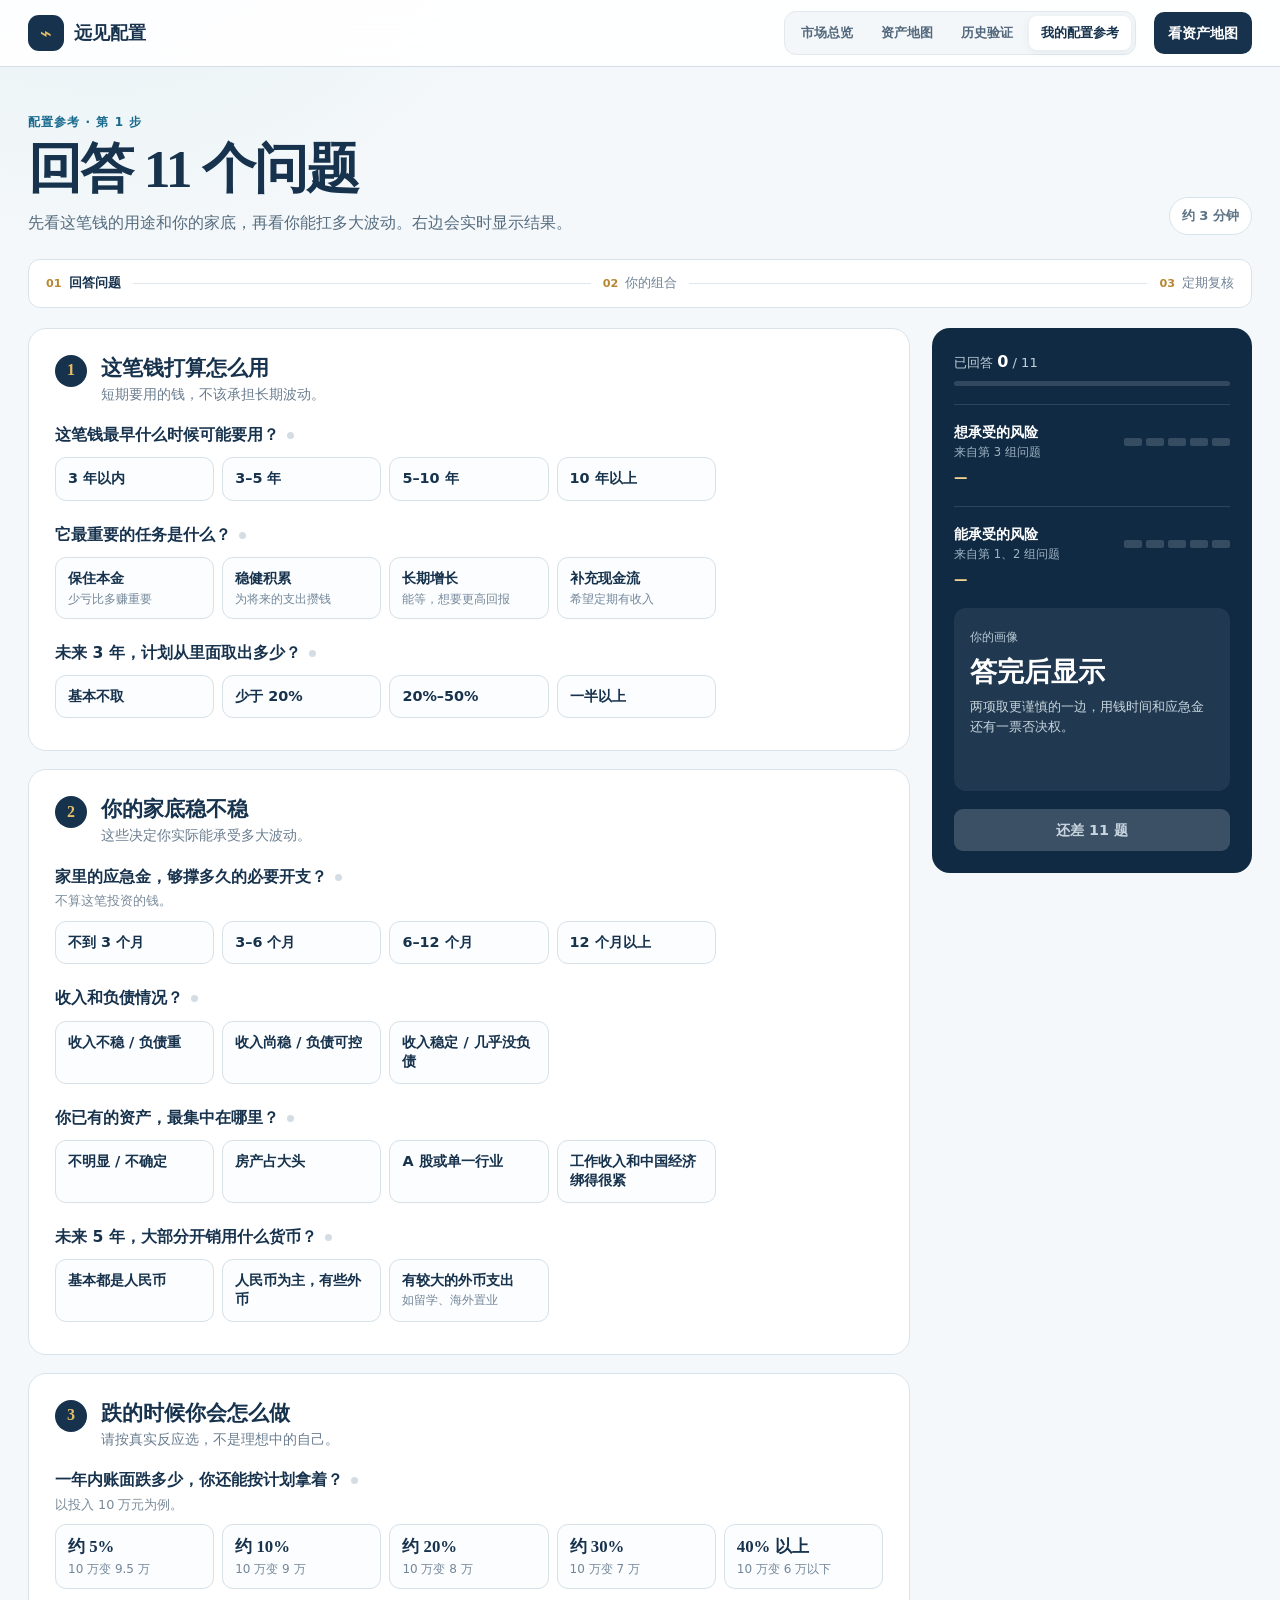
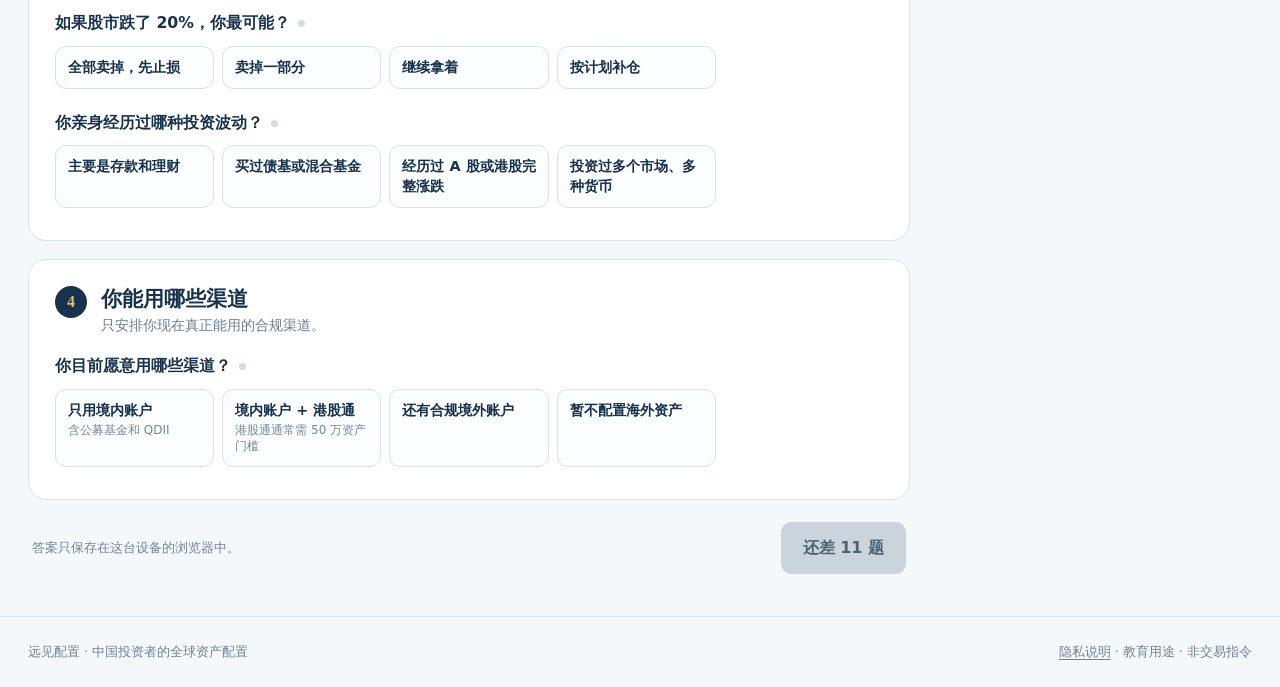
<file: profile.html>
<!doctype html>
<html lang="zh-CN"><head><meta charset="UTF-8" /><meta http-equiv="refresh" content="0; url=recommendation.html" /><title>远见配置</title></head>
<body><p>问卷已合并为一页，<a href="recommendation.html">点此继续</a>。</p></body></html>
</file>
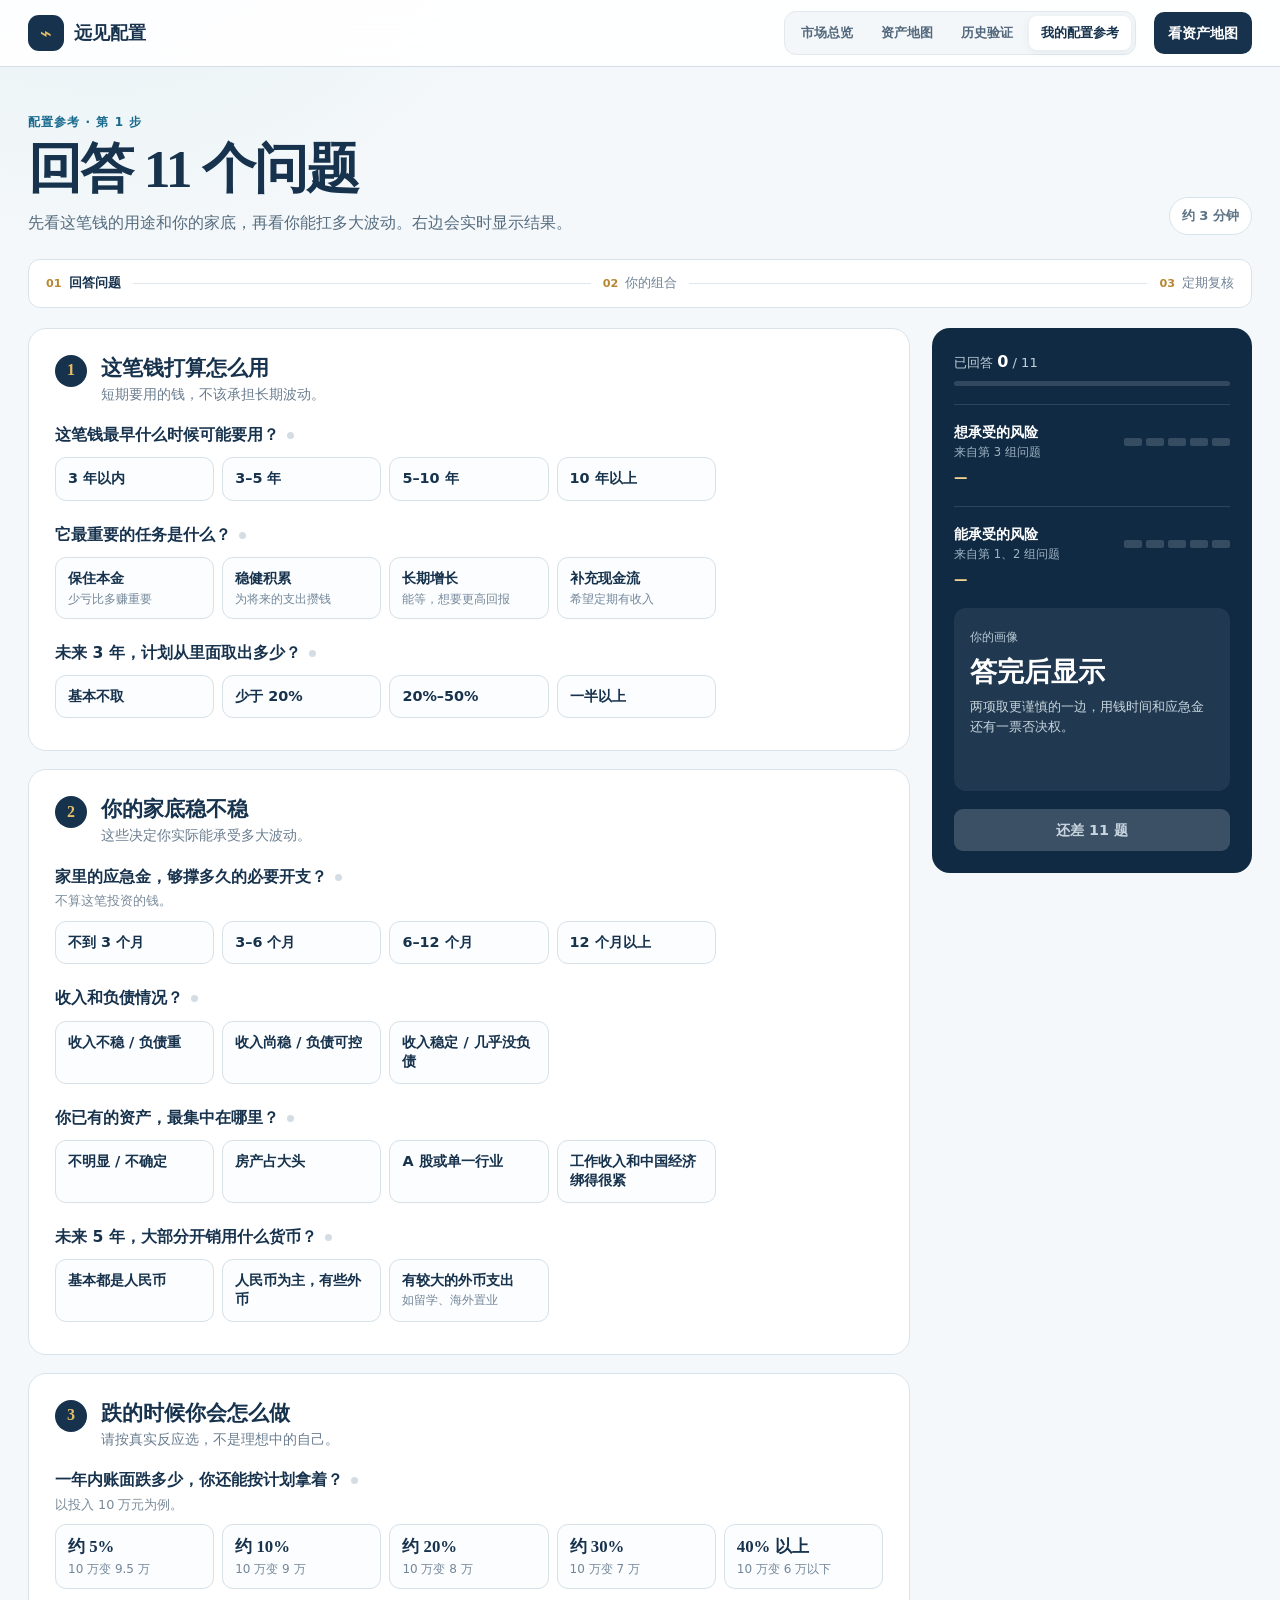
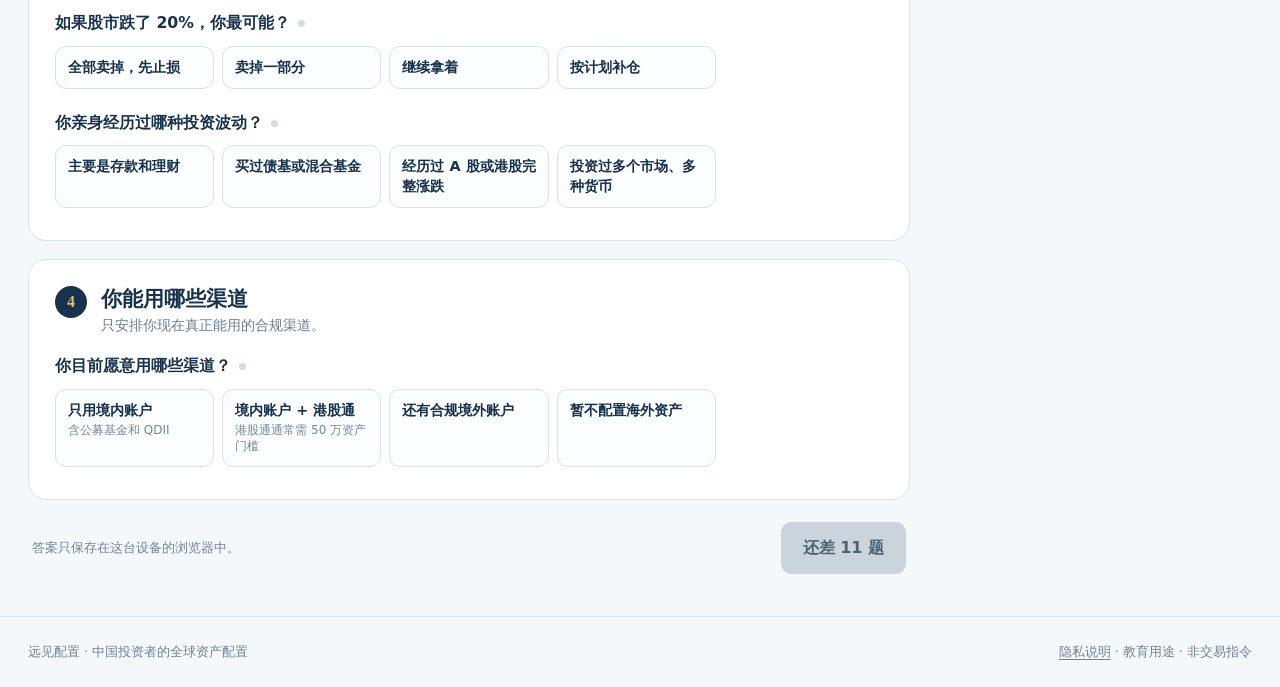
<file: recommendation.html>
<!doctype html>
<html lang="zh-CN">
<head>
  <meta charset="UTF-8" />
  <meta name="viewport" content="width=device-width, initial-scale=1.0" />
  <meta name="description" content="回答 11 个问题，看看你的钱适合怎样在人民币资产和全球资产之间分配。" />
  <title>远见配置｜第一步：回答问题</title>
  <link rel="icon" type="image/svg+xml" href="data:image/svg+xml,%3Csvg xmlns='http://www.w3.org/2000/svg' viewBox='0 0 64 64'%3E%3Crect width='64' height='64' rx='16' fill='%23183b63'/%3E%3Cpath d='M14 42 26 29l9 8 15-18' fill='none' stroke='%23c9a85a' stroke-width='5'/%3E%3C/svg%3E" />
  <link rel="stylesheet" href="style.css?v=29" />
  <link rel="stylesheet" href="daily.css?v=29" />
</head>
<body data-allocation-page="quiz">
  <header class="site-header"><div class="shell nav-wrap">
    <a class="brand" href="index.html"><span class="mark">⌁</span><span>远见配置</span></a>
    <nav aria-label="主导航"><a href="index.html">市场总览</a><a href="assets.html">资产地图</a><a href="analysis.html">历史验证</a><a class="active" href="recommendation.html">我的配置参考</a></nav>
    <a class="nav-cta" href="assets.html">看资产地图</a>
  </div></header>

  <main class="shell allocation-wizard quiz-page">
    <section class="wizard-heading"><div><p class="eyebrow">配置参考 · 第 1 步</p><h1>回答 11 个问题</h1><p>先看这笔钱的用途和你的家底，再看你能扛多大波动。右边会实时显示结果。</p></div><span class="wizard-time">约 3 分钟</span></section>
    <nav class="recommendation-flow wizard-flow" aria-label="配置参考流程">
      <span class="active" aria-current="step"><b>01</b> 回答问题</span><i></i><span><b>02</b> 你的组合</span><i></i><span><b>03</b> 定期复核</span>
    </nav>
    <div class="quiz-mobile-progress" aria-hidden="true"><span>已回答 <b class="quiz-count">0</b> / 11</span><i><em class="quiz-bar"></em></i></div>

    <div class="quiz-layout">
      <form id="quiz-form" class="quiz-form" novalidate>
<section class="quiz-section"><header><span>1</span><div><h2>这笔钱打算怎么用</h2><p>短期要用的钱，不该承担长期波动。</p></div></header>
<fieldset class="quiz-q " data-q="horizon"><legend>这笔钱最早什么时候可能要用？</legend><div class="quiz-options"><label class="quiz-option"><input type="radio" name="horizon" value="under3" /><span><strong>3 年以内</strong></span></label><label class="quiz-option"><input type="radio" name="horizon" value="threeToFive" /><span><strong>3–5 年</strong></span></label><label class="quiz-option"><input type="radio" name="horizon" value="fiveToTen" /><span><strong>5–10 年</strong></span></label><label class="quiz-option"><input type="radio" name="horizon" value="overTen" /><span><strong>10 年以上</strong></span></label></div></fieldset>
<fieldset class="quiz-q " data-q="goal"><legend>它最重要的任务是什么？</legend><div class="quiz-options"><label class="quiz-option"><input type="radio" name="goal" value="preserve" /><span><strong>保住本金</strong><small>少亏比多赚重要</small></span></label><label class="quiz-option"><input type="radio" name="goal" value="steady" /><span><strong>稳健积累</strong><small>为将来的支出攒钱</small></span></label><label class="quiz-option"><input type="radio" name="goal" value="growth" /><span><strong>长期增长</strong><small>能等，想要更高回报</small></span></label><label class="quiz-option"><input type="radio" name="goal" value="income" /><span><strong>补充现金流</strong><small>希望定期有收入</small></span></label></div></fieldset>
<fieldset class="quiz-q " data-q="withdrawal"><legend>未来 3 年，计划从里面取出多少？</legend><div class="quiz-options"><label class="quiz-option"><input type="radio" name="withdrawal" value="none" /><span><strong>基本不取</strong></span></label><label class="quiz-option"><input type="radio" name="withdrawal" value="under20" /><span><strong>少于 20%</strong></span></label><label class="quiz-option"><input type="radio" name="withdrawal" value="twentyToFifty" /><span><strong>20%–50%</strong></span></label><label class="quiz-option"><input type="radio" name="withdrawal" value="overFifty" /><span><strong>一半以上</strong></span></label></div></fieldset>
</section>
<section class="quiz-section"><header><span>2</span><div><h2>你的家底稳不稳</h2><p>这些决定你实际能承受多大波动。</p></div></header>
<fieldset class="quiz-q " data-q="emergency"><legend>家里的应急金，够撑多久的必要开支？</legend><p class="quiz-hint">不算这笔投资的钱。</p><div class="quiz-options"><label class="quiz-option"><input type="radio" name="emergency" value="under3" /><span><strong>不到 3 个月</strong></span></label><label class="quiz-option"><input type="radio" name="emergency" value="threeToSix" /><span><strong>3–6 个月</strong></span></label><label class="quiz-option"><input type="radio" name="emergency" value="sixToTwelve" /><span><strong>6–12 个月</strong></span></label><label class="quiz-option"><input type="radio" name="emergency" value="overTwelve" /><span><strong>12 个月以上</strong></span></label></div></fieldset>
<fieldset class="quiz-q " data-q="stability"><legend>收入和负债情况？</legend><div class="quiz-options"><label class="quiz-option"><input type="radio" name="stability" value="fragile" /><span><strong>收入不稳 / 负债重</strong></span></label><label class="quiz-option"><input type="radio" name="stability" value="normal" /><span><strong>收入尚稳 / 负债可控</strong></span></label><label class="quiz-option"><input type="radio" name="stability" value="strong" /><span><strong>收入稳定 / 几乎没负债</strong></span></label></div></fieldset>
<fieldset class="quiz-q " data-q="concentration"><legend>你已有的资产，最集中在哪里？</legend><div class="quiz-options"><label class="quiz-option"><input type="radio" name="concentration" value="none" /><span><strong>不明显 / 不确定</strong></span></label><label class="quiz-option"><input type="radio" name="concentration" value="property" /><span><strong>房产占大头</strong></span></label><label class="quiz-option"><input type="radio" name="concentration" value="chinaEquity" /><span><strong>A 股或单一行业</strong></span></label><label class="quiz-option"><input type="radio" name="concentration" value="incomeChina" /><span><strong>工作收入和中国经济绑得很紧</strong></span></label></div></fieldset>
<fieldset class="quiz-q " data-q="currencyNeed"><legend>未来 5 年，大部分开销用什么货币？</legend><div class="quiz-options"><label class="quiz-option"><input type="radio" name="currencyNeed" value="rmb" /><span><strong>基本都是人民币</strong></span></label><label class="quiz-option"><input type="radio" name="currencyNeed" value="mixed" /><span><strong>人民币为主，有些外币</strong></span></label><label class="quiz-option"><input type="radio" name="currencyNeed" value="foreign" /><span><strong>有较大的外币支出</strong><small>如留学、海外置业</small></span></label></div></fieldset>
</section>
<section class="quiz-section"><header><span>3</span><div><h2>跌的时候你会怎么做</h2><p>请按真实反应选，不是理想中的自己。</p></div></header>
<fieldset class="quiz-q wide" data-q="drawdown"><legend>一年内账面跌多少，你还能按计划拿着？</legend><p class="quiz-hint">以投入 10 万元为例。</p><div class="quiz-options"><label class="quiz-option"><input type="radio" name="drawdown" value="five" /><span><strong>约 5%</strong><small>10 万变 9.5 万</small></span></label><label class="quiz-option"><input type="radio" name="drawdown" value="ten" /><span><strong>约 10%</strong><small>10 万变 9 万</small></span></label><label class="quiz-option"><input type="radio" name="drawdown" value="twenty" /><span><strong>约 20%</strong><small>10 万变 8 万</small></span></label><label class="quiz-option"><input type="radio" name="drawdown" value="thirty" /><span><strong>约 30%</strong><small>10 万变 7 万</small></span></label><label class="quiz-option"><input type="radio" name="drawdown" value="forty" /><span><strong>40% 以上</strong><small>10 万变 6 万以下</small></span></label></div></fieldset>
<fieldset class="quiz-q " data-q="reaction"><legend>如果股市跌了 20%，你最可能？</legend><div class="quiz-options"><label class="quiz-option"><input type="radio" name="reaction" value="sellAll" /><span><strong>全部卖掉，先止损</strong></span></label><label class="quiz-option"><input type="radio" name="reaction" value="sellSome" /><span><strong>卖掉一部分</strong></span></label><label class="quiz-option"><input type="radio" name="reaction" value="hold" /><span><strong>继续拿着</strong></span></label><label class="quiz-option"><input type="radio" name="reaction" value="buy" /><span><strong>按计划补仓</strong></span></label></div></fieldset>
<fieldset class="quiz-q " data-q="experience"><legend>你亲身经历过哪种投资波动？</legend><div class="quiz-options"><label class="quiz-option"><input type="radio" name="experience" value="cash" /><span><strong>主要是存款和理财</strong></span></label><label class="quiz-option"><input type="radio" name="experience" value="funds" /><span><strong>买过债基或混合基金</strong></span></label><label class="quiz-option"><input type="radio" name="experience" value="stocks" /><span><strong>经历过 A 股或港股完整涨跌</strong></span></label><label class="quiz-option"><input type="radio" name="experience" value="global" /><span><strong>投资过多个市场、多种货币</strong></span></label></div></fieldset>
</section>
<section class="quiz-section"><header><span>4</span><div><h2>你能用哪些渠道</h2><p>只安排你现在真正能用的合规渠道。</p></div></header>
<fieldset class="quiz-q " data-q="access"><legend>你目前愿意用哪些渠道？</legend><div class="quiz-options"><label class="quiz-option"><input type="radio" name="access" value="domestic" /><span><strong>只用境内账户</strong><small>含公募基金和 QDII</small></span></label><label class="quiz-option"><input type="radio" name="access" value="connect" /><span><strong>境内账户 + 港股通</strong><small>港股通通常需 50 万资产门槛</small></span></label><label class="quiz-option"><input type="radio" name="access" value="global" /><span><strong>还有合规境外账户</strong></span></label><label class="quiz-option"><input type="radio" name="access" value="noOverseas" /><span><strong>暂不配置海外资产</strong></span></label></div></fieldset>
</section>
        <div class="quiz-submit-row"><span>答案只保存在这台设备的浏览器中。</span><a class="primary-button big quiz-submit" href="portfolio.html">生成我的组合</a></div>
      </form>

      <aside class="quiz-preview" aria-live="polite">
        <div class="quiz-progress"><span>已回答 <b class="quiz-count">0</b> / 11</span><i><em class="quiz-bar"></em></i></div>
        <div class="meter-row" id="tolerance-meter"><div><span>想承受的风险</span><small>来自第 3 组问题</small></div><div class="meter" aria-hidden="true"><i></i><i></i><i></i><i></i><i></i></div><strong>—</strong></div>
        <div class="meter-row" id="capacity-meter"><div><span>能承受的风险</span><small>来自第 1、2 组问题</small></div><div class="meter" aria-hidden="true"><i></i><i></i><i></i><i></i><i></i></div><strong>—</strong></div>
        <div class="quiz-verdict">
          <span>你的画像</span>
          <strong id="quiz-profile-name">答完后显示</strong>
          <p id="quiz-profile-reason">两项取更谨慎的一边，用钱时间和应急金还有一票否决权。</p>
          <div class="mini-bar" id="quiz-mini-bar" hidden></div>
          <div class="mini-legend" id="quiz-mini-legend" hidden></div>
        </div>
        <a class="primary-button quiz-submit" href="portfolio.html">生成我的组合</a>
      </aside>
    </div>
  </main>

  <footer><div class="shell"><span>远见配置 · 中国投资者的全球资产配置</span><span><a href="privacy.html">隐私说明</a> · 教育用途 · 非交易指令</span></div></footer>
  <script src="app.js?v=29"></script>
</body>
</html>
</file>
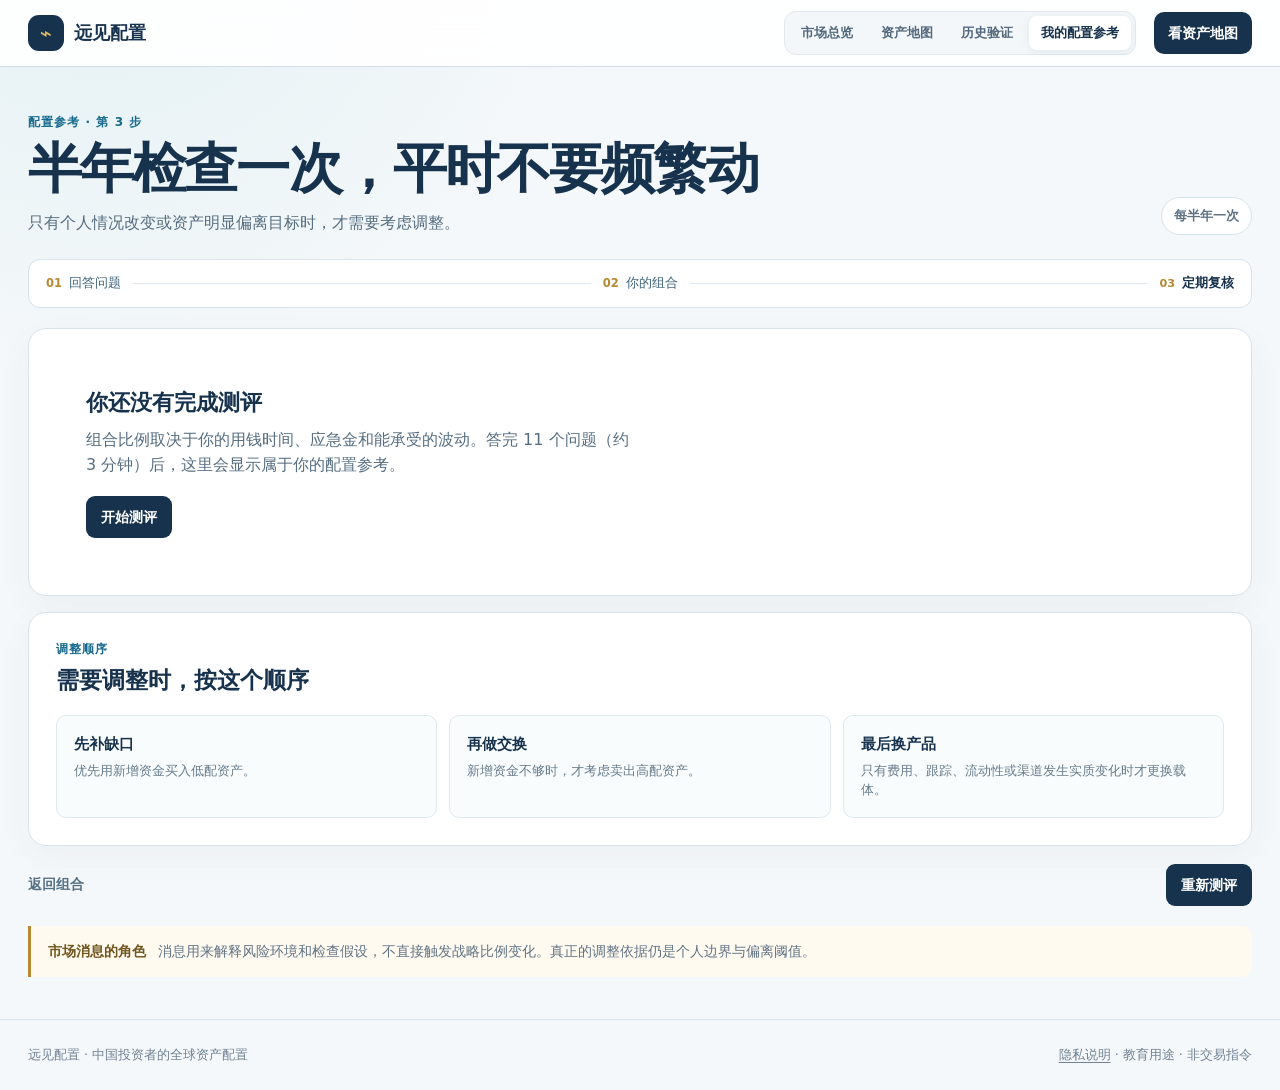
<file: review.html>
<!doctype html>
<html lang="zh-CN">
<head>
  <meta charset="UTF-8" />
  <meta name="viewport" content="width=device-width, initial-scale=1.0" />
  <meta name="description" content="用固定频率和偏离阈值复核资产配置，避免被短期消息牵着走。" />
  <title>远见配置｜第三步：定期复核</title>
  <link rel="icon" type="image/svg+xml" href="data:image/svg+xml,%3Csvg xmlns='http://www.w3.org/2000/svg' viewBox='0 0 64 64'%3E%3Crect width='64' height='64' rx='16' fill='%23183b63'/%3E%3Cpath d='M14 42 26 29l9 8 15-18' fill='none' stroke='%23c9a85a' stroke-width='5'/%3E%3C/svg%3E" />
  <link rel="stylesheet" href="style.css?v=29" />
  <link rel="stylesheet" href="daily.css?v=29" />
</head>
<body data-allocation-page="review">
  <header class="site-header"><div class="shell nav-wrap">
    <a class="brand" href="index.html"><span class="mark">⌁</span><span>远见配置</span></a>
    <nav aria-label="主导航"><a href="index.html">市场总览</a><a href="assets.html">资产地图</a><a href="analysis.html">历史验证</a><a class="active" href="recommendation.html">我的配置参考</a></nav>
    <a class="nav-cta" href="assets.html">看资产地图</a>
  </div></header>

  <main class="shell allocation-wizard">
    <section class="wizard-heading"><div><p class="eyebrow">配置参考 · 第 3 步</p><h1>半年检查一次，平时不要频繁动</h1><p>只有个人情况改变或资产明显偏离目标时，才需要考虑调整。</p></div><span class="wizard-time">每半年一次</span></section>
    <nav class="recommendation-flow wizard-flow" aria-label="配置参考流程">
      <a href="recommendation.html"><b>01</b> 回答问题</a><i></i><a href="portfolio.html"><b>02</b> 你的组合</a><i></i><span class="active" aria-current="step"><b>03</b> 定期复核</span>
    </nav>

    <section class="review-hero wizard-card">
      <div><p class="eyebrow">你的复核规则</p><h2 id="review-profile">正在读取组合</h2><p id="review-rule">正在生成复核频率……</p></div>
      <div class="review-trigger"><span>调整触发线</span><strong id="review-trigger">偏离 5 个百分点</strong><small>优先用新增资金补低配资产</small></div>
    </section>

    <section class="review-layout">
      <div class="wizard-card review-checklist">
        <p class="eyebrow">四项检查</p><h2>复核时只检查四件事</h2>
        <label><input type="checkbox" /> <span><strong>资金期限变了吗？</strong><small>未来三年的确定支出是否增加。</small></span></label>
        <label><input type="checkbox" /> <span><strong>财务承受力变了吗？</strong><small>应急金、收入稳定性或债务压力是否恶化。</small></span></label>
        <label><input type="checkbox" /> <span><strong>可用渠道变了吗？</strong><small>QDII、港股通或境外账户条件是否变化。</small></span></label>
        <label><input type="checkbox" /> <span><strong>比例真的越线了吗？</strong><small>只看与目标比例的偏离，不因短期涨跌追涨杀跌。</small></span></label>
      </div>

      <aside class="wizard-card review-target-panel">
        <p class="eyebrow">目标快照</p><h2>本次目标比例</h2><div id="review-targets" class="review-targets"><p>正在载入……</p></div>
        <a class="text-link" href="portfolio.html">返回查看完整组合</a>
      </aside>
    </section>

    <section class="review-decision wizard-card"><p class="eyebrow">调整顺序</p><h2>需要调整时，按这个顺序</h2><ol><li><b>先补缺口</b><span>优先用新增资金买入低配资产。</span></li><li><b>再做交换</b><span>新增资金不够时，才考虑卖出高配资产。</span></li><li><b>最后换产品</b><span>只有费用、跟踪、流动性或渠道发生实质变化时才更换载体。</span></li></ol></section>

    <div class="wizard-bottom-actions"><a class="wizard-back" href="portfolio.html">返回组合</a><a class="primary-button" href="recommendation.html">重新测评</a></div>
    <aside class="wizard-note"><strong>市场消息的角色</strong><span>消息用来解释风险环境和检查假设，不直接触发战略比例变化。真正的调整依据仍是个人边界与偏离阈值。</span></aside>
  </main>

  <footer><div class="shell"><span>远见配置 · 中国投资者的全球资产配置</span><span><a href="privacy.html">隐私说明</a> · 教育用途 · 非交易指令</span></div></footer>
  <script src="app.js?v=29"></script>
</body>
</html>
</file>
<file: style.css>
:root{--ink:#17324d;--navy:#102a43;--blue:#176a8d;--gold:#b88732;--paper:#f5f8fa;--card:#fff;--line:#d9e3eb;--muted:#64748b;--soft:#e5f1f5;--green:#16705d;--rose:#a24743;--purple:#6c5c9a}*{box-sizing:border-box}html{scroll-behavior:smooth}body{margin:0;background:var(--paper);color:var(--ink);font-family:"PingFang SC","Microsoft YaHei",system-ui,sans-serif;font-size:16px;line-height:1.55}button,input,select,textarea{font:inherit}.shell{width:min(1180px,calc(100% - 48px));margin:auto}.site-header{background:#fff;border-bottom:1px solid var(--line);position:sticky;top:0;z-index:20}.nav-wrap{min-height:72px;display:flex;gap:26px;align-items:center}.brand{display:flex;align-items:center;gap:10px;text-decoration:none;color:var(--ink);font-size:1.12rem;font-weight:800;white-space:nowrap}.mark{width:36px;height:36px;display:grid;place-items:center;border-radius:11px;background:var(--ink);color:#e1bc65;font-size:1.25rem}.nav-wrap nav{margin-left:auto;display:flex;gap:22px}.nav-wrap nav a{color:#53687c;text-decoration:none;font-size:.92rem}.nav-wrap nav a.active{color:var(--ink);font-weight:800}.nav-cta,.primary-button{display:inline-flex;justify-content:center;align-items:center;text-decoration:none;border:0;border-radius:9px;background:var(--ink);color:#fff;padding:10px 15px;font-weight:750;font-size:.9rem;cursor:pointer}.workspace-intro{display:grid;grid-template-columns:1.35fr .75fr;gap:60px;padding:54px 0 31px}.eyebrow{margin:0 0 8px;color:var(--blue);letter-spacing:.09em;font-size:.75rem;font-weight:800}.workspace-intro h1,.page-intro h1{margin:0;font-family:Georgia,"Songti SC",serif;font-size:clamp(2.3rem,5vw,4.35rem);letter-spacing:-.045em;line-height:1.06}.lead{max-width:680px;margin:19px 0 0;color:#4e647a;font-size:1.06rem}.principle{align-self:end;border-left:3px solid var(--gold);padding:7px 0 7px 19px}.tiny-label,.step-label{font-size:.75rem;font-weight:800;letter-spacing:.06em;color:var(--blue);text-transform:uppercase}.principle strong{display:block;margin-top:4px;font-size:1.02rem}.principle p{margin:5px 0 0;color:#52697f;font-size:.88rem}.signal-strip,.panel,.regime-card,.reflection-panel,.allocation-lab,.decision-grid>article{background:var(--card);border:1px solid var(--line);border-radius:18px}.signal-strip{padding:25px}.signal-head,.panel-title,.section-title,.result-heading{display:flex;gap:18px;align-items:end;justify-content:space-between}.signal-head h2,.panel h2,.regime-card h2,.section-title h2,.reflection-panel h2,.profile-form h2,.recommendation-result h2,.decision-grid h2{margin:0;font-family:Georgia,"Songti SC",serif;font-size:1.5rem;letter-spacing:-.02em;line-height:1.2}.update-status{color:#6c7f90;font-size:.77rem;text-align:right}.quote-grid{display:grid;grid-template-columns:repeat(4,1fr);gap:11px;margin-top:19px}.quote{padding:15px;border:1px solid var(--line);border-radius:12px;background:#fbfdfe}.quote.neutral{border-color:#d4e7e8;background:#f2fafa}.quote span,.quote small{display:block;color:#60758a;font-size:.78rem}.quote strong{display:block;margin:8px 0 2px;font-size:1.2rem;color:var(--ink)}.data-note{margin:14px 0 0;color:#718396;font-size:.76rem}.dashboard-grid{display:grid;grid-template-columns:1.38fr .8fr;gap:16px;margin:32px 0}.panel{padding:25px}.news-list{margin-top:17px}.news-item{display:block;padding:14px 0;border-top:1px solid var(--line);color:var(--ink);text-decoration:none}.news-item:first-child{border-top:0}.news-item strong{display:block;font-size:.95rem;line-height:1.45}.news-item span{display:block;margin-top:3px;color:#718396;font-size:.77rem}.loading-copy{color:#708397;font-size:.9rem}.thinking-prompt{display:flex;gap:12px;margin-top:15px;padding:13px;border-radius:10px;background:#f4f9fb;color:#526b7d;font-size:.84rem}.thinking-prompt strong{white-space:nowrap;color:var(--blue)}.regime-card{padding:25px;background:var(--navy);border-color:var(--navy);color:#fff}.regime-card .eyebrow{color:#b9dde4}.regime-card h2{font-size:1.6rem}.regime-step{display:flex;gap:12px;margin-top:18px}.regime-step b{width:25px;height:25px;flex:0 0 25px;border-radius:50%;display:grid;place-items:center;background:#31526e;color:#d6b66d;font-size:.75rem}.regime-step strong,.regime-step span{display:block}.regime-step strong{font-size:.9rem}.regime-step span{margin-top:2px;color:#c2d0da;font-size:.8rem}.section-block{margin:49px 0}.section-title{margin-bottom:18px}.text-link{color:var(--blue);font-weight:750;font-size:.9rem;text-decoration:none;border-bottom:1px solid #98c0ca}.role-grid{display:grid;grid-template-columns:repeat(3,1fr);gap:13px}.role-grid article{padding:21px;background:var(--card);border:1px solid var(--line);border-radius:15px}.role-number{color:var(--gold);font-family:Georgia,serif;font-size:1.2rem}.role-grid h3{margin:14px 0 4px;font-size:1.08rem}.role-grid p{margin:0;color:#596f82;font-size:.9rem}.role-grid article>span:last-child{display:block;margin-top:16px;color:var(--blue);font-size:.78rem;font-weight:700}.action-panel{display:flex;gap:35px;justify-content:space-between;align-items:center;padding:29px 32px;margin:0 0 42px;border-radius:18px;background:linear-gradient(110deg,#17324d,#1d5871);color:#fff}.action-panel .eyebrow{color:#a9d3dc}.action-panel h2{margin:0;font-family:Georgia,"Songti SC",serif;font-size:1.75rem;line-height:1.2}.action-panel p:last-child{max-width:690px;margin:9px 0 0;color:#d2e2e9;font-size:.9rem}.action-panel .primary-button{background:#e5bf68;color:#21394f;white-space:nowrap}.notice{display:flex;gap:12px;margin:0 0 43px;padding:15px 18px;background:#fff9ed;border:1px solid #ecd9aa;border-radius:11px;color:#725a31;font-size:.84rem}.notice strong{white-space:nowrap;color:#62480f}footer{border-top:1px solid var(--line);padding:25px 0;color:#718294;font-size:.8rem}footer .shell{display:flex;justify-content:space-between}.page-intro{padding:50px 0 28px}.page-intro.compact{padding-bottom:26px}.filter-bar{display:flex;align-items:end;justify-content:space-between;gap:14px;padding:17px 19px;background:#fff;border:1px solid var(--line);border-radius:14px}.tabs{display:flex;gap:7px;flex-wrap:wrap;margin-top:6px}.tab{cursor:pointer;border:1px solid var(--line);background:#fff;color:#52697d;border-radius:999px;padding:6px 11px;font-size:.82rem}.tab[aria-pressed=true]{background:var(--ink);border-color:var(--ink);color:#fff}.asset-grid{display:grid;grid-template-columns:repeat(3,1fr);gap:14px;margin:17px 0 40px}.asset-card{background:#fff;border:1px solid var(--line);border-radius:15px;padding:20px}.asset-top{display:flex;gap:8px;align-items:start;justify-content:space-between}.asset-card h2{margin:0;font-size:1.08rem}.asset-tag{padding:3px 7px;border-radius:99px;font-size:.72rem;font-weight:700}.asset-tag.growth{background:#e8f3fb;color:#24698d}.asset-tag.income{background:#eaf6ef;color:#24704d}.asset-tag.liquidity{background:#f3f0fb;color:#68559a}.asset-tag.hedge{background:#fff4df;color:#956d24}.asset-card>p{min-height:73px;margin:11px 0;color:#566d81;font-size:.87rem}.asset-card dl{margin:0}.asset-card dl div{padding:8px 0;border-top:1px solid #e9eef1}.asset-card dt{color:#6b7e90;font-size:.73rem}.asset-card dd{margin:2px 0 0;font-size:.8rem}.reflection-panel{display:grid;grid-template-columns:.93fr 1.07fr;gap:35px;padding:30px;margin-bottom:43px}.reflection-panel p{color:#576e82}.reflection-panel ul,.decision-grid ul{padding-left:19px;color:#4d6478;font-size:.9rem}.notes-box{padding:17px;border:1px solid var(--line);border-radius:12px;background:#f9fcfd}.notes-box label{display:block;font-weight:800;font-size:.9rem}.notes-box textarea{width:100%;height:138px;resize:vertical;margin:9px 0;border:1px solid #cbd9e2;border-radius:8px;padding:10px;color:var(--ink);background:#fff}.notes-box>div{display:flex;align-items:center;justify-content:space-between;gap:8px;font-size:.75rem;color:#718396}.secondary-button{border:1px solid #accbd3;background:#fff;color:var(--blue);border-radius:8px;padding:7px 10px;cursor:pointer;font-weight:700}.allocation-lab{display:grid;grid-template-columns:.78fr 1.22fr;overflow:hidden;margin:0 0 20px}.profile-form{padding:28px;background:#f9fcfd;border-right:1px solid var(--line)}.form-title{margin-bottom:22px}.profile-form label{display:block;margin:0 0 18px;font-size:.9rem;font-weight:750}.profile-form select{width:100%;margin-top:7px;border:1px solid #cbd9e2;border-radius:8px;padding:10px;color:var(--ink);background:#fff}.range-row{margin-top:8px}.range-row input{width:100%;accent-color:var(--blue)}.range-row output{display:block;margin-top:5px;color:#61778a;font-size:.78rem;font-weight:400}.wide{width:100%;margin-top:4px}.recommendation-result{padding:28px}.education-badge{padding:4px 8px;border-radius:99px;background:#fff4df;color:#8a641e;font-size:.72rem;font-weight:700}.recommendation-result>p{margin:14px 0;color:#536b80;font-size:.9rem}.allocation-chart{display:flex;height:46px;margin:22px 0 14px;border-radius:8px;overflow:hidden;background:#edf2f5}.chart-piece{height:100%;min-width:2px;transition:width .3s}.allocation-legend{display:grid;grid-template-columns:repeat(2,1fr);gap:8px 17px}.legend-item{display:flex;align-items:center;justify-content:space-between;color:#50687e;font-size:.84rem}.legend-item span:first-child{display:flex;align-items:center;gap:7px}.legend-dot{width:10px;height:10px;border-radius:2px}.why-box{display:grid;grid-template-columns:.72fr 1.28fr;gap:20px;margin-top:26px;padding:20px;border-radius:12px;background:#f2f8fa}.why-box h3{margin:0;font-size:1.02rem}.why-box ul{margin:0;padding-left:19px;color:#50697c;font-size:.87rem}.why-box li+li{margin-top:7px}.decision-grid{display:grid;grid-template-columns:1fr 1fr;gap:15px;margin:0 0 42px}.decision-grid>article{padding:25px}.decision-grid p{color:#566e83;font-size:.89rem}.decision-grid h2{font-size:1.34rem}.news-explainer{background:linear-gradient(145deg,#fff,#eef8f9)!important}.news-explainer .text-link{display:inline-block;margin-top:9px}@media(max-width:860px){.shell{width:min(100% - 32px,1180px)}.nav-wrap nav{display:none}.nav-cta{margin-left:auto}.workspace-intro,.dashboard-grid,.reflection-panel,.allocation-lab{grid-template-columns:1fr;gap:24px}.quote-grid,.role-grid,.asset-grid{grid-template-columns:repeat(2,1fr)}.profile-form{border-right:0;border-bottom:1px solid var(--line)}.action-panel{align-items:flex-start;flex-direction:column}.asset-card>p{min-height:0}}@media(max-width:530px){.nav-cta{font-size:.78rem;padding:8px 9px}.workspace-intro{padding-top:36px}.quote-grid,.role-grid,.asset-grid,.decision-grid,.allocation-legend{grid-template-columns:1fr}.signal-strip,.panel,.regime-card,.reflection-panel,.profile-form,.recommendation-result{padding:19px}.section-title,.signal-head,.panel-title,.result-heading{align-items:flex-start;flex-direction:column;gap:5px}.update-status{text-align:left}.filter-bar{align-items:flex-start;flex-direction:column}.reflection-panel{padding:20px}.notes-box>div{align-items:flex-start;flex-direction:column}.why-box{grid-template-columns:1fr}.notice{align-items:flex-start;flex-direction:column;gap:2px}footer .shell{gap:8px;flex-direction:column}}
</file>
<file: daily.css>
.daily-thesis {
  margin: 18px 0 6px;
  padding: 14px 16px;
  border-left: 3px solid var(--gold);
  background: #fffaf0;
  color: #5a6f81;
  font-size: .88rem;
}

.daily-thesis strong { color: var(--ink); }

.news-item > div {
  display: flex;
  justify-content: space-between;
  gap: 12px;
  margin-bottom: 5px;
}

.news-item time {
  color: #81909e;
  font-size: .72rem;
}

.source-chip {
  color: var(--blue) !important;
  font-size: .72rem !important;
  font-weight: 750;
}

.news-item p {
  margin: 5px 0 7px;
  color: #586f82;
  font-size: .84rem;
}

.news-item a {
  color: var(--blue);
  font-size: .76rem;
  font-weight: 750;
  text-decoration: none;
  border-bottom: 1px solid #a7c7cf;
}

.market-rationale {
  margin: 14px 0 0;
  padding: 12px;
  border: 1px solid #d8e8ea;
  border-radius: 9px;
  background: #fff;
  color: #4f687b;
  font-size: .82rem;
}

.market-rationale strong { color: var(--ink); }
.data-note .text-link { margin-left: 8px; font-size: inherit; }

/* Recommendation lab v2 */
.recommendation-intro {
  display: grid;
  grid-template-columns: minmax(0, 1.45fr) minmax(260px, .55fr);
  align-items: end;
  gap: 54px;
  padding-top: 56px;
  padding-bottom: 32px;
}

.recommendation-principles {
  padding: 21px 23px;
  border: 1px solid #d8e5e9;
  border-top: 3px solid var(--gold);
  border-radius: 14px;
  background: #fff;
}

.recommendation-principles > span {
  color: var(--blue);
  font-size: .74rem;
  font-weight: 800;
  letter-spacing: .07em;
}

.recommendation-principles ol {
  margin: 12px 0 0;
  padding-left: 20px;
  color: #50677b;
  font-size: .84rem;
}

.recommendation-principles li + li { margin-top: 7px; }

.recommendation-flow {
  display: flex;
  align-items: center;
  gap: 12px;
  margin: 0 0 17px;
  padding: 13px 17px;
  border: 1px solid var(--line);
  border-radius: 12px;
  background: #fff;
}

.recommendation-flow span {
  display: flex;
  align-items: center;
  gap: 7px;
  color: #718295;
  font-size: .78rem;
  white-space: nowrap;
}

.recommendation-flow span.active { color: var(--ink); font-weight: 800; }
.recommendation-flow b { color: var(--gold); font-size: .7rem; }
.recommendation-flow i { width: 100%; height: 1px; background: #dfe7ec; }

.allocation-lab-v2 {
  grid-template-columns: minmax(340px, .72fr) minmax(0, 1.28fr);
  align-items: start;
  overflow: visible;
}

.profile-form-v2 {
  padding: 29px;
  border-radius: 18px 0 0 18px;
}

.profile-form-v2 .form-title p {
  margin: 8px 0 0;
  color: #64798b;
  font-size: .82rem;
}

.profile-form-v2 fieldset {
  min-width: 0;
  margin: 0 0 18px;
  padding: 18px 17px 3px;
  border: 1px solid #dbe6ec;
  border-radius: 12px;
  background: #fff;
}

.profile-form-v2 legend {
  padding: 0 7px 0 0;
  color: var(--ink);
  font-size: .82rem;
  font-weight: 800;
}

.profile-form-v2 legend span {
  display: inline-grid;
  width: 22px;
  height: 22px;
  margin-right: 7px;
  place-items: center;
  border-radius: 50%;
  background: #e4f1f4;
  color: var(--blue);
  font-size: .7rem;
}

.profile-form-v2 label {
  margin-bottom: 15px;
  color: #405a70;
  font-size: .82rem;
}

.profile-form-v2 select {
  min-height: 43px;
  border-color: #cbdbe4;
  color: var(--ink);
  font-weight: 500;
}

.profile-form-v2 select:focus {
  outline: 3px solid rgba(23, 106, 141, .12);
  border-color: var(--blue);
}

.form-actions { margin-top: 5px; }

.text-button {
  display: block;
  margin: 10px auto 0;
  padding: 4px;
  border: 0;
  background: none;
  color: #64798b;
  cursor: pointer;
  font-size: .78rem;
  text-decoration: underline;
  text-underline-offset: 3px;
}

.privacy-note {
  margin: 10px 0 0;
  color: #81909e;
  font-size: .72rem;
  text-align: center;
}

.recommendation-result-v2 {
  min-width: 0;
  padding: 30px;
  border-radius: 0 18px 18px 0;
}

.profile-verdict {
  display: grid;
  grid-template-columns: minmax(0, 1fr) auto;
  gap: 18px;
  align-items: center;
  margin-top: 22px;
  padding: 20px 22px;
  border-radius: 13px;
  background: linear-gradient(120deg, #16324d, #1d5871);
  color: #fff;
}

.profile-verdict span,
.profile-verdict small {
  display: block;
  color: #bdd0db;
  font-size: .75rem;
}

.profile-verdict strong {
  display: block;
  margin: 4px 0 2px;
  font-family: Georgia, "Songti SC", serif;
  color: #fff;
  font-size: 2rem;
  line-height: 1.1;
}

.score-pair {
  display: grid;
  grid-template-columns: 1fr 1fr;
  gap: 8px;
}

.score-pair p {
  min-width: 116px;
  margin: 0;
  padding: 10px 12px;
  border: 1px solid rgba(255,255,255,.14);
  border-radius: 9px;
  background: rgba(255,255,255,.07);
}

.score-pair b { display: block; margin-top: 3px; color: #efd38f; font-size: .9rem; }

.constraint-note {
  margin: 12px 0 !important;
  padding: 11px 13px;
  border-left: 3px solid var(--gold);
  background: #fffaf0;
  color: #5e6e7c !important;
  font-size: .82rem !important;
}

.constraint-note strong { color: #6e531d; }
.recommendation-result-v2 > #result-summary { margin-bottom: 0; }

.recommendation-result-v2 .allocation-chart {
  height: 54px;
  margin-top: 22px;
  box-shadow: inset 0 0 0 1px rgba(16,42,67,.04);
}

.recommendation-result-v2 .legend-item { padding: 3px 0; }

.result-subhead {
  display: flex;
  align-items: end;
  justify-content: space-between;
  gap: 15px;
  margin: 31px 0 13px;
  padding-top: 24px;
  border-top: 1px solid var(--line);
}

.result-subhead h3,
.risk-readout h3,
.market-context-card h3 {
  margin: 0;
  color: var(--ink);
  font-family: Georgia, "Songti SC", serif;
  font-size: 1.12rem;
}

.result-subhead > span { color: #7b8996; font-size: .72rem; }

.allocation-cards {
  display: grid;
  grid-template-columns: repeat(2, minmax(0, 1fr));
  gap: 11px;
}

.allocation-card {
  position: relative;
  min-width: 0;
  padding: 16px;
  overflow: hidden;
  border: 1px solid #dce6eb;
  border-radius: 12px;
  background: #fff;
}

.allocation-card::before {
  position: absolute;
  inset: 0 auto 0 0;
  width: 4px;
  background: var(--bucket-color);
  content: "";
}

.allocation-card > div:first-child {
  display: flex;
  align-items: start;
  justify-content: space-between;
  gap: 10px;
}

.allocation-card span {
  display: block;
  color: #7a8996;
  font-size: .68rem;
}

.allocation-card h4 {
  margin: 3px 0 0;
  color: var(--ink);
  font-size: .91rem;
}

.allocation-card > div:first-child > strong {
  color: var(--bucket-color);
  font-family: Georgia, serif;
  font-size: 1.45rem;
  line-height: 1;
}

.allocation-card > p {
  margin: 10px 0 8px;
  color: #5c7081;
  font-size: .77rem;
  line-height: 1.55;
}

.allocation-card > small {
  display: block;
  color: #7b8b98;
  font-size: .69rem;
}

.allocation-links {
  display: flex;
  flex-wrap: wrap;
  gap: 6px 11px;
  margin-top: 10px;
  padding-top: 9px;
  border-top: 1px solid #edf1f3;
}

.allocation-links a {
  color: var(--blue);
  font-size: .72rem;
  font-weight: 750;
  text-decoration: none;
}

.allocation-card .bucket-note {
  margin: 10px -4px -4px;
  padding: 9px;
  border-radius: 7px;
  background: #f3f8fa;
  color: #577084;
  font-size: .7rem;
}

.why-box-v2 {
  grid-template-columns: .52fr 1.48fr;
  margin-top: 18px;
}

.risk-readout {
  display: grid;
  grid-template-columns: 1fr 1fr;
  gap: 11px;
  margin-top: 14px;
}

.risk-readout > div {
  padding: 18px;
  border: 1px solid #dce6eb;
  border-radius: 12px;
  background: #fff;
}

.risk-readout strong {
  display: block;
  margin-top: 12px;
  color: #8a5e24;
  font-size: .88rem;
}

.risk-readout p:last-child {
  margin: 6px 0 0;
  color: #65798a;
  font-size: .75rem;
}

.market-context-card {
  margin-top: 14px;
  padding: 19px;
  border: 1px solid #d6e7e9;
  border-radius: 12px;
  background: #f4f9fa;
}

.context-head {
  display: flex;
  align-items: end;
  justify-content: space-between;
  gap: 15px;
}

.context-head time { color: #728594; font-size: .69rem; }
.market-context-card .market-rationale { margin-bottom: 12px; }

.implementation-panel-v2 { margin-top: 30px; }

.methodology-panel {
  display: grid;
  grid-template-columns: 1.4fr .6fr;
  gap: 35px;
  margin: 28px 0 16px;
  padding: 28px;
  border: 1px solid var(--line);
  border-radius: 15px;
  background: #fff;
}

.methodology-panel h2 {
  margin: 0;
  font-family: Georgia, "Songti SC", serif;
  font-size: 1.45rem;
}

.methodology-panel p:last-child {
  margin: 11px 0 0;
  color: #566f82;
  font-size: .86rem;
}

.methodology-links {
  padding-left: 24px;
  border-left: 1px solid var(--line);
}

.methodology-links span,
.methodology-links a { display: block; }
.methodology-links span { margin-bottom: 8px; color: #7a8996; font-size: .72rem; font-weight: 800; letter-spacing: .07em; }
.methodology-links a { padding: 7px 0; color: var(--blue); font-size: .77rem; font-weight: 700; text-decoration: none; border-bottom: 1px solid #e5ecef; }

@media (max-width: 960px) {
  .recommendation-intro,
  .methodology-panel { grid-template-columns: 1fr; gap: 24px; }
  .allocation-lab-v2 { grid-template-columns: 1fr; }
  .profile-form-v2 { border-right: 0; border-bottom: 1px solid var(--line); border-radius: 18px 18px 0 0; }
  .recommendation-result-v2 { border-radius: 0 0 18px 18px; }
  .methodology-links { padding: 18px 0 0; border-top: 1px solid var(--line); border-left: 0; }
}

@media (max-width: 650px) {
  .recommendation-flow { align-items: flex-start; flex-direction: column; gap: 7px; }
  .recommendation-flow i { display: none; }
  .recommendation-flow span { white-space: normal; }
  .profile-verdict { grid-template-columns: 1fr; }
  .score-pair p { min-width: 0; }
  .allocation-cards,
  .risk-readout { grid-template-columns: 1fr; }
  .result-subhead,
  .context-head { align-items: flex-start; flex-direction: column; gap: 5px; }
  .why-box-v2 { grid-template-columns: 1fr; }
}

/* Historical analysis */
.history-intro {
  display: grid;
  grid-template-columns: minmax(0, 1.3fr) minmax(280px, .7fr);
  align-items: end;
  gap: 48px;
  padding: 46px 0 25px;
}

.history-intro h1 {
  margin: 0;
  font-family: Georgia, "Songti SC", serif;
  font-size: clamp(2.35rem, 5vw, 4.15rem);
  line-height: 1.06;
  letter-spacing: -.045em;
}

.history-intro > div > p:last-child {
  max-width: 720px;
  margin: 17px 0 0;
  color: #50687c;
  font-size: 1rem;
}

.data-trust-card {
  padding: 20px 22px;
  border: 1px solid #d8e4e9;
  border-left: 4px solid var(--gold);
  border-radius: 13px;
  background: #fff;
}

.data-trust-card span { color: var(--blue); font-size: .76rem; font-weight: 800; letter-spacing: .08em; }
.data-trust-card strong { display: block; margin-top: 7px; color: var(--ink); font-size: 1rem; }
.data-trust-card p { margin: 7px 0 0; color: #63788a; font-size: .82rem; }

.window-grid {
  display: grid;
  grid-template-columns: repeat(4, minmax(0, 1fr));
  gap: 10px;
  margin-bottom: 17px;
}

.window-card {
  padding: 15px 16px;
  border: 1px solid var(--line);
  border-radius: 11px;
  background: #fff;
}

.window-card span,
.window-card small { display: block; }
.window-card span { color: var(--blue); font-size: .73rem; font-weight: 800; }
.window-card strong { display: block; margin: 5px 0 2px; color: var(--ink); font-size: .84rem; }
.window-card small { color: #748594; font-size: .72rem; }

.history-loading { grid-column: 1 / -1; margin: 0; color: #718395; font-size: .88rem; }

.history-workbench {
  display: grid;
  grid-template-columns: minmax(0, 1.42fr) minmax(270px, .58fr);
  overflow: hidden;
  border: 1px solid var(--line);
  border-radius: 18px;
  background: #fff;
}

.history-chart-panel { min-width: 0; padding: 26px; }

.history-panel-head {
  display: flex;
  align-items: end;
  justify-content: space-between;
  gap: 18px;
}

.history-panel-head h2,
.history-reading-panel h2,
.history-section h2,
.correlation-panel h2,
.data-boundary-panel h2 {
  margin: 0;
  color: var(--ink);
  font-family: Georgia, "Songti SC", serif;
  font-size: 1.45rem;
  line-height: 1.2;
}

.history-panel-head label { min-width: 220px; }
.history-panel-head label span { display: block; margin-bottom: 5px; color: #687d8e; font-size: .74rem; font-weight: 700; }
.history-panel-head select { width: 100%; padding: 9px 10px; border: 1px solid #cbdbe4; border-radius: 8px; background: #fff; color: var(--ink); font-size: .82rem; }

.history-chart-summary {
  display: flex;
  align-items: baseline;
  justify-content: space-between;
  gap: 15px;
  margin: 22px 0 7px;
}

.history-chart-summary strong { color: var(--ink); font-size: 1rem; }
.history-chart-summary span { color: #526c7f; font-size: .78rem; }

.line-chart-wrap {
  width: 100%;
  min-height: 330px;
  overflow: hidden;
  border-radius: 10px;
  background: linear-gradient(#fbfdfe, #f5f9fa);
}

.line-chart-wrap svg { display: block; width: 100%; min-width: 560px; height: 330px; }
.history-grid-line { stroke: #dfe8ec; stroke-width: 1; }
.history-axis-label { fill: #758795; font-size: 11px; }
.history-area { opacity: .11; }
.history-line { fill: none; stroke-width: 3; stroke-linecap: round; stroke-linejoin: round; }
.history-last-dot { stroke: #fff; stroke-width: 3; }

.chart-axis-note { display: flex; justify-content: space-between; gap: 12px; margin-top: 7px; color: #758795; font-size: .72rem; }

.history-reading-panel {
  padding: 27px;
  border-left: 1px solid var(--line);
  background: #f6fafb;
}

.history-reading-panel ol { margin: 23px 0 0; padding: 0; list-style: none; }
.history-reading-panel li { display: grid; grid-template-columns: 76px 1fr; gap: 9px; padding: 14px 0; border-top: 1px solid #dfe8ec; }
.history-reading-panel b { color: var(--ink); font-size: .83rem; }
.history-reading-panel li span { color: #5f7587; font-size: .79rem; }
.history-warning { margin-top: 18px; padding: 14px; border: 1px solid #ead6a8; border-radius: 9px; background: #fff9ec; color: #6e5a35; font-size: .78rem; }

.history-section { margin: 38px 0; }
.section-helper { margin: -7px 0 16px; color: #6b7e8e; font-size: .8rem; }

.history-asset-grid {
  display: grid;
  grid-template-columns: repeat(3, minmax(0, 1fr));
  gap: 12px;
}

.history-asset-card {
  --asset-color: var(--blue);
  position: relative;
  min-width: 0;
  padding: 19px;
  overflow: hidden;
  border: 1px solid var(--line);
  border-radius: 13px;
  background: #fff;
}

.history-asset-card::before { position: absolute; inset: 0 0 auto; height: 3px; background: var(--asset-color); content: ""; }
.history-asset-card .asset-evidence-head { display: flex; justify-content: space-between; gap: 12px; }
.history-asset-card .asset-evidence-head span { color: #758594; font-size: .72rem; }
.history-asset-card h3 { margin: 4px 0 0; color: var(--ink); font-size: .97rem; }
.history-asset-card .asset-evidence-head b { color: var(--asset-color); font-family: Georgia, serif; font-size: 1.5rem; white-space: nowrap; }
.history-asset-card .asset-evidence-head b small { display: block; color: #718394; font-family: inherit; font-size: .65rem; text-align: right; }

.evidence-metrics { display: grid; grid-template-columns: repeat(3, 1fr); gap: 7px; margin-top: 16px; }
.evidence-metrics div { padding: 9px; border-radius: 8px; background: #f4f8fa; }
.evidence-metrics span,
.evidence-metrics strong { display: block; }
.evidence-metrics span { color: #718394; font-size: .67rem; }
.evidence-metrics strong { margin-top: 3px; color: var(--ink); font-size: .84rem; }
.history-asset-card > p { margin: 13px 0 0; color: #697c8b; font-size: .72rem; }

.profile-backtest-section {
  padding: 27px;
  border: 1px solid var(--line);
  border-radius: 16px;
  background: #fff;
}

.backtest-callout { display: flex; gap: 10px; margin: 16px 0; padding: 12px 14px; border-left: 3px solid var(--gold); background: #fffaf0; color: #5d7080; font-size: .79rem; }
.backtest-callout strong { color: #765923; white-space: nowrap; }
.backtest-table-wrap { overflow-x: auto; }
.backtest-table { width: 100%; border-collapse: collapse; white-space: nowrap; }
.backtest-table th { padding: 10px 12px; border-bottom: 1px solid var(--line); color: #758594; font-size: .72rem; text-align: right; }
.backtest-table th:first-child,
.backtest-table td:first-child { text-align: left; }
.backtest-table td { padding: 13px 12px; border-bottom: 1px solid #e9eef1; color: #486176; font-size: .82rem; text-align: right; }
.backtest-table td:first-child { color: var(--ink); font-weight: 800; }
.backtest-table td.negative { color: #a24743; }
.backtest-note { margin: 13px 0 0; color: #728493; font-size: .74rem; }

.history-two-column { display: grid; grid-template-columns: 1.3fr .7fr; gap: 14px; margin: 38px 0; }
.correlation-panel,
.data-boundary-panel { padding: 25px; border: 1px solid var(--line); border-radius: 15px; background: #fff; }
.correlation-panel > div:first-child > p:last-child { margin: 8px 0 0; color: #667b8b; font-size: .79rem; }
.correlation-matrix { display: grid; gap: 5px; margin-top: 20px; align-items: stretch; }
.correlation-label { display: grid; place-items: center; min-height: 44px; color: #667b8b; font-size: .68rem; text-align: center; }
.correlation-cell { display: grid; min-height: 44px; place-items: center; border-radius: 7px; color: #17324d; font-size: .76rem; font-weight: 800; }
.correlation-scale { display: flex; align-items: center; gap: 9px; margin-top: 12px; color: #718392; font-size: .69rem; }
.correlation-scale i { width: 100%; height: 7px; border-radius: 9px; background: linear-gradient(90deg, #dceef2, #b8d8dc, #d7c078, #b88732); }
.data-boundary-panel { background: linear-gradient(145deg, #17324d, #1d5871); color: #fff; }
.data-boundary-panel .eyebrow { color: #b8dce4; }
.data-boundary-panel h2 { color: #fff; }
.data-boundary-panel ul { margin: 18px 0 21px; padding-left: 20px; color: #d2e0e7; font-size: .81rem; }
.data-boundary-panel li + li { margin-top: 9px; }
.data-boundary-panel .text-link { color: #f0cf81; border-color: #bfa965; }
.history-methodology { margin-top: 0; }
.history-methodology #history-methodology-copy p { margin: 8px 0; }
.history-methodology .methodology-links p { margin: 0; }

/* Detailed portfolio implementation */
.detailed-plan-head { margin-top: 36px; }

.suballocation-intro {
  display: flex;
  gap: 11px;
  margin: 0 0 13px;
  padding: 13px 15px;
  border-left: 3px solid var(--blue);
  background: #f2f8fa;
  color: #5a7183;
  font-size: .81rem;
}

.suballocation-intro strong { color: var(--ink); white-space: nowrap; }

.detailed-plan {
  display: grid;
  gap: 9px;
}

.plan-loading { margin: 0; color: #718394; font-size: .84rem; }

.plan-bucket {
  overflow: hidden;
  border: 1px solid #dce6eb;
  border-radius: 12px;
  background: #fff;
}

.plan-bucket[open] { border-color: #bed5dd; box-shadow: 0 6px 20px rgba(23, 50, 77, .05); }

.plan-bucket summary {
  display: flex;
  align-items: center;
  justify-content: space-between;
  gap: 12px;
  padding: 14px 16px;
  cursor: pointer;
  list-style: none;
}

.plan-bucket summary::-webkit-details-marker { display: none; }
.plan-bucket summary::after { color: #7b8b98; content: "+"; font-size: 1.1rem; }
.plan-bucket[open] summary::after { content: "−"; }
.plan-bucket summary > div { min-width: 0; }
.plan-bucket summary span { display: block; color: #718393; font-size: .72rem; }
.plan-bucket summary strong { display: block; margin-top: 2px; color: var(--ink); font-size: .9rem; }
.plan-bucket summary > b { margin-left: auto; color: var(--bucket-color, var(--blue)); font-family: Georgia, serif; font-size: 1.2rem; white-space: nowrap; }

.plan-bucket-body { padding: 0 16px 15px; }
.plan-rule { margin: 0 0 9px; padding: 10px 12px; border-radius: 8px; background: #f5f9fa; color: #587184; font-size: .76rem; }
.plan-empty { margin: 0; padding: 12px; color: #687c8c; font-size: .78rem; }

.plan-component {
  display: grid;
  grid-template-columns: 70px minmax(130px, .75fr) minmax(160px, 1.05fr) minmax(170px, 1.2fr);
  gap: 10px;
  align-items: start;
  padding: 12px 0;
  border-top: 1px solid #e8eef1;
}

.plan-component:first-of-type { border-top: 0; }
.component-weight { color: var(--bucket-color, var(--blue)); font-family: Georgia, serif; font-size: 1.12rem; font-weight: 800; }
.component-name strong,
.component-copy strong { display: block; color: var(--ink); font-size: .78rem; }
.component-name span,
.component-copy span { display: block; margin-top: 3px; color: #667b8b; font-size: .72rem; line-height: 1.5; }
.component-name a { display: inline-block; margin-top: 6px; color: var(--blue); font-size: .7rem; font-weight: 750; text-decoration: none; }

.product-screening-panel {
  display: grid;
  grid-template-columns: .62fr 1.38fr;
  gap: 18px;
  margin-top: 16px;
  padding: 19px;
  border: 1px solid #dce6eb;
  border-radius: 12px;
  background: #f8fbfc;
}

.product-screening-panel h3 { margin: 0; color: var(--ink); font-family: Georgia, "Songti SC", serif; font-size: 1.05rem; }
.product-screening-panel > div:first-child > p:last-child { margin: 7px 0 0; color: #64798a; font-size: .76rem; }
.product-checklist { display: grid; grid-template-columns: repeat(2, minmax(0, 1fr)); gap: 7px; }
.product-check-item { padding: 10px; border: 1px solid #e1e9ed; border-radius: 8px; background: #fff; }
.product-check-item strong { display: block; color: var(--ink); font-size: .77rem; }
.product-check-item span { display: block; margin-top: 3px; color: #6b7e8d; font-size: .69rem; line-height: 1.45; }

.satellite-policy {
  display: grid;
  grid-template-columns: 170px 1fr;
  gap: 14px;
  align-items: center;
  margin-top: 11px;
  padding: 15px 17px;
  border: 1px dashed #d0bc8b;
  border-radius: 10px;
  background: #fffbf2;
}

.satellite-policy span,
.satellite-policy strong { display: block; }
.satellite-policy span { color: #84672e; font-size: .7rem; font-weight: 800; }
.satellite-policy strong { margin-top: 2px; color: #62480f; font-size: .9rem; }
.satellite-policy p { margin: 0; color: #756546; font-size: .76rem; }

@media (max-width: 760px) {
  .suballocation-intro,
  .product-screening-panel,
  .satellite-policy { grid-template-columns: 1fr; flex-direction: column; }
  .suballocation-intro strong { white-space: normal; }
  .plan-component { grid-template-columns: 58px 1fr; }
  .component-copy { grid-column: 2; }
  .product-checklist { grid-template-columns: 1fr; }
}

@media (max-width: 980px) {
  .history-intro,
  .history-workbench,
  .history-two-column { grid-template-columns: 1fr; }
  .history-reading-panel { border-top: 1px solid var(--line); border-left: 0; }
  .history-asset-grid { grid-template-columns: repeat(2, minmax(0, 1fr)); }
}

@media (max-width: 700px) {
  .window-grid,
  .history-asset-grid { grid-template-columns: 1fr; }
  .history-panel-head,
  .history-chart-summary { align-items: flex-start; flex-direction: column; }
  .history-panel-head label { min-width: 0; width: 100%; }
  .line-chart-wrap { overflow-x: auto; }
  .profile-backtest-section,
  .history-chart-panel,
  .history-reading-panel { padding: 20px; }
  .backtest-callout { align-items: flex-start; flex-direction: column; }
}

.china-pathway,
.implementation-panel {
  margin: 34px 0;
  padding: 28px;
  border: 1px solid #dce6e8;
  border-radius: 14px;
  background: #f7fafb;
}

.pathway-grid,
.implementation-grid {
  display: grid;
  grid-template-columns: repeat(4, minmax(0, 1fr));
  gap: 14px;
  margin-top: 20px;
}

.pathway-grid article,
.implementation-grid article {
  min-width: 0;
  padding: 20px;
  border: 1px solid #dce6e8;
  border-radius: 12px;
  background: #fff;
}

.pathway-grid b,
.implementation-grid b {
  color: var(--gold);
  font-size: .76rem;
  letter-spacing: .08em;
}

.pathway-grid h3,
.implementation-grid h3 {
  margin: 10px 0 8px;
  color: var(--ink);
  font-size: 1rem;
}

.pathway-grid p,
.implementation-grid p {
  margin: 0;
  color: #586f82;
  font-size: .84rem;
  line-height: 1.65;
}

.pathway-grid small {
  display: block;
  margin-top: 12px;
  padding-top: 10px;
  border-top: 1px solid #e6edef;
  color: #6e7f8c;
  font-size: .75rem;
  line-height: 1.5;
}

.data-intro { padding-bottom: 30px; }

.scope-strip {
  display: flex;
  align-items: center;
  flex-wrap: wrap;
  gap: 10px;
  margin-top: 22px;
  color: var(--ink);
  font-size: .84rem;
  font-weight: 750;
}

.scope-strip i {
  width: 18px;
  height: 1px;
  background: #afbec7;
}

.scope-strip small {
  margin-left: auto;
  color: #71818d;
  font-size: .76rem;
  font-weight: 650;
}

.database-panel {
  margin: 8px 0 34px;
  padding: 28px;
  border: 1px solid #dce6e8;
  border-radius: 16px;
  background: #f7fafb;
}

.database-heading,
.database-meta {
  display: flex;
  align-items: center;
  justify-content: space-between;
  gap: 20px;
}

.database-heading h2,
.source-panel h2 { margin: 5px 0 0; }

.view-switch {
  display: inline-flex;
  padding: 4px;
  border: 1px solid #d2dfe3;
  border-radius: 10px;
  background: #fff;
}

.view-button {
  min-height: 38px;
  padding: 8px 16px;
  border: 0;
  border-radius: 7px;
  background: transparent;
  color: #5c7180;
  font: inherit;
  font-size: .84rem;
  font-weight: 750;
  cursor: pointer;
}

.view-button.active {
  background: var(--ink);
  color: #fff;
}

.data-controls {
  display: grid;
  grid-template-columns: minmax(240px, 1.5fr) repeat(3, minmax(145px, .7fr));
  gap: 12px;
  margin: 24px 0 16px;
}

.data-controls label {
  display: flex;
  flex-direction: column;
  gap: 7px;
  color: #617481;
  font-size: .76rem;
  font-weight: 750;
}

.data-controls input,
.data-controls select {
  width: 100%;
  min-height: 46px;
  padding: 10px 12px;
  border: 1px solid #ccdbe0;
  border-radius: 9px;
  background: #fff;
  color: var(--ink);
  font: inherit;
  font-size: .88rem;
}

.data-controls input:focus,
.data-controls select:focus {
  outline: 2px solid #a9d0d8;
  outline-offset: 1px;
}

.database-meta {
  padding: 12px 0;
  border-top: 1px solid #dfe8eb;
  color: #6b7d89;
  font-size: .78rem;
}

.database-meta strong { color: var(--ink); }

.database-grid {
  display: grid;
  grid-template-columns: repeat(2, minmax(0, 1fr));
  gap: 14px;
  margin-top: 8px;
}

.database-card {
  min-width: 0;
  padding: 22px;
  border: 1px solid #dce6e8;
  border-radius: 13px;
  background: #fff;
  box-shadow: 0 8px 24px rgba(25, 59, 99, .035);
}

.record-top {
  display: flex;
  align-items: flex-start;
  justify-content: space-between;
  gap: 14px;
}

.record-kicker {
  color: var(--blue);
  font-size: .72rem;
  font-weight: 800;
  letter-spacing: .04em;
}

.record-top h3 {
  margin: 6px 0 0;
  color: var(--ink);
  font-size: 1.1rem;
}

.record-description {
  margin: 13px 0 16px;
  color: #526a7b;
  font-size: .88rem;
  line-height: 1.7;
}

.data-chip {
  display: inline-flex;
  align-items: center;
  min-height: 28px;
  padding: 5px 9px;
  border: 1px solid #d8e4e7;
  border-radius: 999px;
  background: #f9fbfc;
  color: #526b7a;
  font-size: .73rem;
  line-height: 1.25;
}

.data-chip.role {
  border-color: #e5d2a3;
  background: #fff9ea;
  color: #806321;
  white-space: nowrap;
}

.data-chip.channel {
  border-color: #c9e1e4;
  background: #f1faf9;
  color: #236c72;
}

.record-facts {
  display: grid;
  grid-template-columns: repeat(4, minmax(0, 1fr));
  gap: 1px;
  overflow: hidden;
  margin-bottom: 16px;
  border: 1px solid #e2eaed;
  border-radius: 9px;
  background: #e2eaed;
}

.record-facts div {
  min-width: 0;
  padding: 10px;
  background: #fbfcfc;
}

.record-facts span,
.record-facts strong {
  display: block;
  overflow-wrap: anywhere;
}

.record-facts span { color: #7b8a94; font-size: .67rem; }
.record-facts strong { margin-top: 4px; color: var(--ink); font-size: .77rem; }

.record-block { margin-top: 13px; }
.record-block > b { color: var(--ink); font-size: .77rem; }
.chip-row { display: flex; flex-wrap: wrap; gap: 6px; margin-top: 8px; }

.database-card details {
  margin-top: 16px;
  padding-top: 13px;
  border-top: 1px solid #e5ecee;
}

.database-card summary {
  color: var(--blue);
  font-size: .79rem;
  font-weight: 750;
  cursor: pointer;
}

.database-card details ul,
.channel-warning ul {
  margin: 10px 0 0;
  padding-left: 18px;
  color: #607684;
  font-size: .78rem;
  line-height: 1.65;
}

.channel-facts { margin: 0; }

.channel-facts div {
  display: grid;
  grid-template-columns: 76px 1fr;
  gap: 12px;
  padding: 9px 0;
  border-top: 1px solid #e5ecee;
  font-size: .8rem;
}

.channel-facts dt { color: #7a8993; }
.channel-facts dd { margin: 0; color: #405b6e; line-height: 1.55; }

.channel-warning {
  margin-top: 14px;
  padding: 12px;
  border-radius: 9px;
  background: #fff9ec;
}

.channel-warning b { color: #765f2a; font-size: .77rem; }
.channel-warning ul { color: #6f654c; }

.record-sources {
  display: flex;
  flex-wrap: wrap;
  gap: 6px 10px;
  margin-top: 14px;
  padding-top: 12px;
  border-top: 1px solid #e5ecee;
  font-size: .73rem;
}

.record-sources span { color: #7b8a94; }
.record-sources a { color: var(--blue); text-decoration: none; border-bottom: 1px solid #afcdd2; }

.database-loading,
.database-empty {
  grid-column: 1 / -1;
  padding: 34px 18px;
  text-align: center;
  color: #6c7f8b;
}

.database-empty strong,
.database-empty span { display: block; }
.database-empty span { margin-top: 6px; font-size: .82rem; }

.source-panel {
  display: grid;
  grid-template-columns: .8fr 1.2fr;
  gap: 32px;
  margin: 34px 0;
  padding: 28px;
  border-radius: 14px;
  background: var(--ink);
  color: #fff;
}

.source-panel h2 { color: #fff; }
.source-panel p:not(.eyebrow) { color: #c8d3db; font-size: .88rem; line-height: 1.7; }

.source-list {
  display: grid;
  grid-template-columns: repeat(2, minmax(0, 1fr));
  gap: 8px;
  align-content: start;
}

.source-list a,
.source-list span {
  padding: 10px 12px;
  border: 1px solid rgba(255,255,255,.16);
  border-radius: 8px;
  color: #eaf1f5;
  font-size: .76rem;
  line-height: 1.4;
  text-decoration: none;
}

.source-list a:hover { border-color: rgba(255,255,255,.45); background: rgba(255,255,255,.05); }

@media (max-width: 900px) {
  .pathway-grid,
  .implementation-grid { grid-template-columns: repeat(2, minmax(0, 1fr)); }
  .data-controls { grid-template-columns: repeat(2, minmax(0, 1fr)); }
  .database-grid { grid-template-columns: 1fr; }
  .source-panel { grid-template-columns: 1fr; }
}

@media (max-width: 530px) {
  .news-item > div { align-items: flex-start; flex-direction: column; gap: 2px; }
  .china-pathway,
  .implementation-panel { padding: 20px 16px; }
  .pathway-grid,
  .implementation-grid { grid-template-columns: 1fr; }
  .scope-strip small { width: 100%; margin-left: 0; }
  .database-panel { padding: 20px 14px; }
  .database-heading,
  .database-meta { align-items: flex-start; flex-direction: column; }
  .view-switch { width: 100%; }
  .view-button { flex: 1; }
  .data-controls { grid-template-columns: 1fr; }
  .record-facts { grid-template-columns: repeat(2, minmax(0, 1fr)); }
  .source-panel { padding: 22px 18px; }
  .source-list { grid-template-columns: 1fr; }
}

.quote-link {
  position: relative;
  display: block;
  color: inherit;
  text-decoration: none;
  transition: transform .18s ease, border-color .18s ease, box-shadow .18s ease;
}

.quote-link:hover,
.quote-link:focus-visible {
  transform: translateY(-2px);
  border-color: #9fc4cf;
  box-shadow: 0 12px 26px rgba(23, 50, 77, .08);
  outline: none;
}

.quote-link em {
  display: block;
  margin-top: 12px;
  color: var(--blue);
  font-size: .72rem;
  font-style: normal;
  font-weight: 800;
}

.market-detail-page { min-height: calc(100vh - 150px); }

.detail-back {
  display: flex;
  justify-content: space-between;
  gap: 20px;
  padding: 28px 0 16px;
  color: #718396;
  font-size: .78rem;
}

.detail-back a {
  color: var(--blue);
  font-weight: 750;
  text-decoration: none;
}

.market-switcher {
  display: flex;
  flex-wrap: wrap;
  gap: 8px;
  margin-bottom: 14px;
}

.market-switcher a {
  padding: 7px 12px;
  border: 1px solid var(--line);
  border-radius: 999px;
  background: #fff;
  color: #607589;
  font-size: .78rem;
  font-weight: 750;
  text-decoration: none;
}

.market-switcher a.active {
  border-color: var(--ink);
  background: var(--ink);
  color: #fff;
}

.detail-hero {
  display: grid;
  grid-template-columns: 1.4fr .6fr;
  gap: 28px;
  align-items: stretch;
  padding: 34px;
  border: 1px solid var(--line);
  border-radius: 18px;
  background: linear-gradient(135deg, #fff 0%, #f5fafb 100%);
}

.detail-hero h1 {
  margin: 0;
  font-family: Georgia, "Songti SC", serif;
  font-size: clamp(2rem, 4vw, 3.35rem);
  letter-spacing: -.04em;
  line-height: 1.08;
}

.detail-summary {
  max-width: 740px;
  margin: 18px 0 0;
  color: #526a7d;
  font-size: .97rem;
  line-height: 1.8;
}

.detail-headline {
  display: flex;
  flex-direction: column;
  justify-content: center;
  min-height: 210px;
  padding: 26px;
  border-radius: 14px;
  background: var(--ink);
  color: #fff;
}

.detail-headline span { color: #b9d3df; font-size: .78rem; }
.detail-headline strong { margin: 12px 0 2px; font-family: Georgia, serif; font-size: clamp(2rem, 4vw, 3rem); line-height: 1; }
.detail-headline b { color: #efd78f; font-size: .86rem; }
.detail-headline small { margin-top: 18px; color: #b9c7d2; font-size: .72rem; }
.detail-headline.risk { background: #6a4939; }

.detail-section { margin: 38px 0; }

.detail-section-head {
  display: flex;
  align-items: end;
  justify-content: space-between;
  gap: 18px;
  margin-bottom: 16px;
}

.detail-section-head h2,
.detail-decision-grid h2,
.detail-sources h2 {
  margin: 0;
  font-family: Georgia, "Songti SC", serif;
  font-size: 1.55rem;
  letter-spacing: -.02em;
}

.detail-section-head > span { color: #7a8b98; font-size: .74rem; }

.detail-metric-grid {
  display: grid;
  grid-template-columns: repeat(4, minmax(0, 1fr));
  gap: 12px;
}

.detail-metric {
  min-width: 0;
  padding: 20px;
  border: 1px solid var(--line);
  border-radius: 13px;
  background: #fff;
}

.detail-metric span,
.detail-metric strong,
.detail-metric b,
.detail-metric small { display: block; }
.detail-metric span { color: #6b7f90; font-size: .75rem; }
.detail-metric strong { margin: 9px 0 4px; color: var(--ink); font-family: Georgia, serif; font-size: 1.48rem; line-height: 1.1; overflow-wrap: anywhere; }
.detail-metric b { color: #6d7e89; font-size: .76rem; }
.detail-metric.up b { color: #a24743; }
.detail-metric.down b { color: #16705d; }
.detail-metric.risk b { color: #9a5c36; }
.detail-metric small { margin-top: 13px; padding-top: 10px; border-top: 1px solid #e8eef1; color: #7a8b96; font-size: .7rem; line-height: 1.5; }

.detail-signal-grid {
  display: grid;
  grid-template-columns: repeat(3, minmax(0, 1fr));
  gap: 13px;
}

.detail-signal-grid article {
  padding: 22px;
  border: 1px solid #d9e6e8;
  border-radius: 13px;
  background: #f8fbfb;
}

.detail-signal-grid b { color: var(--gold); font-family: Georgia, serif; font-size: 1.1rem; }
.detail-signal-grid h3 { margin: 13px 0 7px; font-size: 1rem; }
.detail-signal-grid p { margin: 0; color: #597182; font-size: .84rem; line-height: 1.7; }

.detail-decision-grid {
  display: grid;
  grid-template-columns: 1.15fr .85fr;
  gap: 14px;
  margin: 38px 0;
}

.detail-decision-grid article {
  padding: 28px;
  border: 1px solid var(--line);
  border-radius: 15px;
  background: #fff;
}

.detail-decision-grid .watch-card {
  border-color: var(--ink);
  background: var(--ink);
  color: #fff;
}

.detail-decision-grid ul,
.detail-decision-grid ol {
  margin: 18px 0 0;
  padding-left: 20px;
  color: #536b7e;
  font-size: .87rem;
  line-height: 1.75;
}

.detail-decision-grid li + li { margin-top: 8px; }
.detail-decision-grid .watch-card .eyebrow { color: #a9d3dc; }
.detail-decision-grid .watch-card ol { color: #d4e0e7; }

.detail-sources {
  display: grid;
  grid-template-columns: .75fr 1.25fr;
  gap: 28px;
  margin: 38px 0;
  padding: 28px;
  border: 1px solid #ead9b3;
  border-radius: 15px;
  background: #fffaf0;
}

.detail-sources > div:first-child > p:last-child { color: #6d6758; font-size: .8rem; line-height: 1.65; }
.detail-source-list { display: grid; gap: 9px; }
.detail-source-list a { padding: 13px 15px; border: 1px solid #e5d6b6; border-radius: 10px; background: #fff; color: var(--ink); text-decoration: none; }
.detail-source-list a span,
.detail-source-list a strong { display: block; }
.detail-source-list a span { color: #8b7550; font-size: .69rem; }
.detail-source-list a strong { margin-top: 3px; font-size: .84rem; }
.detail-source-list a b { display: block; margin-top: 7px; color: var(--blue); font-size: .7rem; }

.detail-loading {
  display: grid;
  gap: 6px;
  min-height: 320px;
  place-content: center;
  text-align: center;
  color: #6d8090;
}

.detail-loading strong { color: var(--ink); font-size: 1.15rem; }
.detail-notice { margin-top: 0; }

@media (max-width: 900px) {
  .detail-hero,
  .detail-sources { grid-template-columns: 1fr; }
  .detail-headline { min-height: 0; }
  .detail-metric-grid { grid-template-columns: repeat(2, minmax(0, 1fr)); }
}

@media (max-width: 620px) {
  .detail-back { align-items: flex-start; flex-direction: column; gap: 4px; }
  .detail-hero { padding: 23px 19px; }
  .detail-metric-grid,
  .detail-signal-grid,
  .detail-decision-grid { grid-template-columns: 1fr; }
  .detail-section-head { align-items: flex-start; flex-direction: column; gap: 4px; }
  .detail-sources,
  .detail-decision-grid article { padding: 22px 18px; }
}

.asset-detail-link {
  display: block;
  margin-top: 17px;
  padding: 11px 13px;
  border-radius: 8px;
  background: #f0f7f8;
  color: var(--blue);
  font-size: .78rem;
  font-weight: 800;
  text-align: center;
  text-decoration: none;
}

.asset-detail-link:hover,
.asset-detail-link:focus-visible { background: #e3f0f2; outline: none; }

.asset-detail-page { min-height: calc(100vh - 150px); }

.asset-detail-hero {
  display: grid;
  grid-template-columns: 1.35fr .65fr;
  gap: 30px;
  align-items: stretch;
  padding: 36px;
  border: 1px solid var(--line);
  border-radius: 18px;
  background: linear-gradient(135deg, #fff 0%, #f4fafb 100%);
}

.asset-detail-hero h1 {
  margin: 0;
  font-family: Georgia, "Songti SC", serif;
  font-size: clamp(2.1rem, 4.5vw, 3.65rem);
  letter-spacing: -.045em;
  line-height: 1.08;
}

.asset-detail-lead {
  max-width: 720px;
  margin: 18px 0 0;
  color: #526a7d;
  font-size: 1rem;
  line-height: 1.8;
}

.asset-role-row {
  display: flex;
  flex-wrap: wrap;
  gap: 8px;
  margin-top: 23px;
}

.asset-role-row span {
  padding: 6px 10px;
  border: 1px solid #d5e2e6;
  border-radius: 999px;
  background: #fff;
  color: #5a7181;
  font-size: .74rem;
  font-weight: 700;
}

.asset-role-row span.primary {
  border-color: #e7d5a8;
  background: #fff8e8;
  color: #80621f;
}

.asset-profile-card {
  display: flex;
  flex-direction: column;
  justify-content: center;
  padding: 26px;
  border-radius: 15px;
  background: var(--ink);
  color: #fff;
}

.asset-profile-card > span { color: #aacbd5; font-size: .75rem; }
.asset-profile-card > strong { margin-top: 7px; color: #f0d486; font-family: Georgia, "Songti SC", serif; font-size: 2rem; }
.asset-profile-card > div { display: grid; grid-template-columns: 1fr 1fr; gap: 1px; margin-top: 22px; background: rgba(255,255,255,.12); }
.asset-profile-card p { margin: 0; padding: 11px; background: var(--ink); }
.asset-profile-card small,
.asset-profile-card b { display: block; }
.asset-profile-card small { color: #9fb4c3; font-size: .66rem; }
.asset-profile-card b { margin-top: 3px; color: #fff; font-size: .78rem; }

.asset-market-link {
  display: flex;
  align-items: center;
  justify-content: space-between;
  gap: 16px;
  margin: 14px 0 0;
  padding: 14px 18px;
  border: 1px solid #cee2e5;
  border-radius: 11px;
  background: #f1faf9;
  color: var(--ink);
  text-decoration: none;
}

.asset-market-link span { color: #62808a; font-size: .73rem; }
.asset-market-link strong { color: var(--blue); font-size: .82rem; text-align: right; }

.asset-mechanics-grid,
.asset-check-grid {
  display: grid;
  grid-template-columns: 1fr 1fr;
  gap: 14px;
  margin: 38px 0;
}

.asset-mechanics-grid article,
.asset-check-grid article {
  padding: 28px;
  border: 1px solid var(--line);
  border-radius: 15px;
  background: #fff;
}

.asset-mechanics-grid h2,
.asset-fit-section h2,
.asset-access-section h2,
.asset-check-grid h2,
.asset-recommendation-cta h2 {
  margin: 0;
  font-family: Georgia, "Songti SC", serif;
  font-size: 1.55rem;
}

.asset-mechanics-grid .risk-card {
  border-color: #ead9b3;
  background: #fffaf0;
}

.numbered-list,
.plain-list,
.asset-check-grid ul,
.asset-check-grid ol {
  margin: 18px 0 0;
  padding-left: 21px;
  color: #536b7e;
  font-size: .87rem;
  line-height: 1.75;
}

.numbered-list li + li,
.plain-list li + li,
.asset-check-grid li + li { margin-top: 8px; }

.asset-fit-section,
.asset-access-section { margin: 38px 0; }

.asset-fit-grid {
  display: grid;
  grid-template-columns: 1fr 1fr;
  gap: 12px;
}

.asset-fit-grid article {
  padding: 22px;
  border: 1px solid #d7e5e6;
  border-radius: 13px;
  background: #f7fbfb;
}

.asset-fit-grid article.avoid {
  border-color: #eadfd0;
  background: #fffaf5;
}

.asset-fit-grid strong { color: var(--ink); font-size: .88rem; }
.asset-fit-grid ul { margin: 12px 0 0; padding-left: 19px; color: #587080; font-size: .83rem; line-height: 1.7; }
.asset-fit-grid li + li { margin-top: 6px; }

.asset-vehicle-row {
  display: flex;
  flex-wrap: wrap;
  align-items: center;
  gap: 8px;
  margin-bottom: 14px;
}

.asset-vehicle-row b { margin-right: 3px; color: #607382; font-size: .76rem; }
.asset-vehicle-row span { padding: 6px 10px; border: 1px solid #d7e4e7; border-radius: 999px; background: #fff; color: #526c7c; font-size: .73rem; }

.asset-channel-grid {
  display: grid;
  grid-template-columns: repeat(2, minmax(0, 1fr));
  gap: 13px;
}

.asset-channel-grid article {
  min-width: 0;
  padding: 22px;
  border: 1px solid var(--line);
  border-radius: 13px;
  background: #fff;
}

.asset-channel-grid h3 { margin: 6px 0 7px; font-size: 1rem; }
.asset-channel-grid > article > p { margin: 0 0 13px; color: #617787; font-size: .81rem; line-height: 1.6; }
.asset-channel-grid dl { margin: 0; }
.asset-channel-grid dl div { display: grid; grid-template-columns: 74px 1fr; gap: 10px; padding: 8px 0; border-top: 1px solid #e7edef; font-size: .77rem; }
.asset-channel-grid dt { color: #7c8a94; }
.asset-channel-grid dd { margin: 0; color: #455f70; }
.channel-risk-list { margin: 13px 0 0; padding: 11px 11px 11px 29px; border-radius: 8px; background: #fff8e8; color: #71634b; font-size: .74rem; line-height: 1.6; }

.asset-source-links {
  display: flex;
  flex-wrap: wrap;
  gap: 6px 10px;
  margin-top: 13px;
}

.asset-source-links a { color: var(--blue); font-size: .7rem; text-decoration: none; border-bottom: 1px solid #b2cfd4; }
.asset-check-grid .self-check { border-color: var(--ink); background: var(--ink); color: #fff; }
.asset-check-grid .self-check .eyebrow { color: #a9d3dc; }
.asset-check-grid .self-check ol { color: #d3dfe6; }

.asset-detail-nav {
  display: grid;
  grid-template-columns: 1fr 1fr;
  gap: 12px;
  margin: 38px 0 14px;
}

.asset-detail-nav a {
  padding: 16px 18px;
  border: 1px solid var(--line);
  border-radius: 11px;
  background: #fff;
  color: var(--ink);
  text-decoration: none;
}

.asset-detail-nav a.next { text-align: right; }
.asset-detail-nav span,
.asset-detail-nav strong { display: block; }
.asset-detail-nav span { color: #83909a; font-size: .68rem; }
.asset-detail-nav strong { margin-top: 4px; font-size: .82rem; }

.asset-recommendation-cta {
  display: flex;
  align-items: center;
  justify-content: space-between;
  gap: 28px;
  margin: 14px 0 38px;
  padding: 28px 30px;
  border-radius: 16px;
  background: linear-gradient(115deg, #17324d, #1d5871);
  color: #fff;
}

.asset-recommendation-cta .eyebrow { color: #a9d3dc; }
.asset-recommendation-cta p:last-child { margin: 8px 0 0; color: #d0e0e8; font-size: .84rem; }
.asset-recommendation-cta .primary-button { flex: 0 0 auto; background: #e5bf68; color: #21394f; }

@media (max-width: 900px) {
  .asset-detail-hero { grid-template-columns: 1fr; }
  .asset-channel-grid { grid-template-columns: 1fr; }
}

@media (max-width: 620px) {
  .asset-detail-hero { padding: 24px 19px; }
  .asset-mechanics-grid,
  .asset-fit-grid,
  .asset-check-grid,
  .asset-detail-nav { grid-template-columns: 1fr; }
  .asset-detail-nav a.next { text-align: left; }
  .asset-recommendation-cta { align-items: flex-start; flex-direction: column; padding: 24px 20px; }
}

/* Four-page allocation wizard */
.allocation-wizard { padding-bottom: 42px; }

.wizard-heading {
  display: flex;
  align-items: end;
  justify-content: space-between;
  gap: 28px;
  padding: 45px 0 24px;
}

.wizard-heading h1 {
  margin: 0;
  color: var(--ink);
  font-family: Georgia, "Songti SC", serif;
  font-size: clamp(2rem, 4.2vw, 3.35rem);
  line-height: 1.1;
  letter-spacing: -.035em;
}

.wizard-heading > div > p:last-child {
  max-width: 700px;
  margin: 12px 0 0;
  color: #566d80;
  font-size: 1rem;
}

.wizard-time {
  flex: 0 0 auto;
  padding: 8px 12px;
  border: 1px solid #d7e4e9;
  border-radius: 999px;
  background: #fff;
  color: #5d7283;
  font-size: .82rem;
  font-weight: 750;
}

.wizard-flow { margin-bottom: 20px; }
.wizard-flow a,
.wizard-flow span {
  display: flex;
  align-items: center;
  gap: 7px;
  color: #718295;
  font-size: .82rem;
  text-decoration: none;
  white-space: nowrap;
}
.wizard-flow a { color: #3e647b; }
.wizard-flow a:hover { color: var(--blue); }
.wizard-flow a b { color: var(--gold); font-size: .72rem; }

.wizard-card {
  border: 1px solid var(--line);
  border-radius: 18px;
  background: #fff;
}

.wizard-form { padding: 30px; }

.wizard-form-section {
  display: grid;
  grid-template-columns: minmax(190px, .42fr) minmax(0, 1.58fr);
  gap: 34px;
  padding: 5px 0 28px;
}

.wizard-form-section + .wizard-form-section {
  padding-top: 28px;
  border-top: 1px solid var(--line);
}

.wizard-section-title {
  display: flex;
  align-items: flex-start;
  gap: 12px;
}

.wizard-section-title > span {
  display: grid;
  width: 32px;
  height: 32px;
  flex: 0 0 32px;
  place-items: center;
  border-radius: 9px;
  background: #e6f1f4;
  color: var(--blue);
  font-size: .75rem;
  font-weight: 800;
}

.wizard-section-title h2,
.profile-preview h2,
.review-hero h2,
.review-checklist h2,
.review-target-panel h2,
.review-decision h2 {
  margin: 0;
  color: var(--ink);
  font-family: Georgia, "Songti SC", serif;
  font-size: 1.45rem;
  line-height: 1.2;
}

.wizard-section-title p {
  margin: 7px 0 0;
  color: #687d8d;
  font-size: .86rem;
}

.wizard-field-grid {
  display: grid;
  grid-template-columns: repeat(2, minmax(0, 1fr));
  gap: 19px 20px;
}

.wizard-field-grid.one-column { grid-template-columns: 1fr; }

.wizard-field-grid label {
  color: #36536a;
  font-size: .95rem;
  font-weight: 750;
}

.wizard-field-grid select {
  width: 100%;
  min-height: 48px;
  margin-top: 7px;
  padding: 10px 12px;
  border: 1px solid #c9d9e2;
  border-radius: 9px;
  background: #fbfdfe;
  color: var(--ink);
  font-size: .92rem;
}

.wizard-field-grid select:focus {
  outline: 3px solid rgba(23, 106, 141, .12);
  border-color: var(--blue);
}

.wizard-actions,
.wizard-bottom-actions {
  display: flex;
  align-items: center;
  justify-content: space-between;
  gap: 18px;
  padding-top: 22px;
  border-top: 1px solid var(--line);
}

.wizard-actions > span { color: #7a8b98; font-size: .78rem; }
.wizard-back { color: #557084; font-size: .88rem; font-weight: 750; text-decoration: none; }
.wizard-back:hover { color: var(--blue); }

.wizard-note {
  display: flex;
  gap: 12px;
  margin-top: 14px;
  padding: 15px 17px;
  border-left: 3px solid var(--gold);
  border-radius: 0 10px 10px 0;
  background: #fffaf0;
  color: #617485;
  font-size: .85rem;
}
.wizard-note strong { color: #71561e; white-space: nowrap; }

.wizard-split {
  display: grid;
  grid-template-columns: minmax(0, 1.4fr) minmax(280px, .6fr);
  gap: 16px;
  align-items: start;
}

.profile-preview {
  position: sticky;
  top: 92px;
  padding: 27px;
  border-radius: 18px;
  background: linear-gradient(145deg, #17324d, #1d5871);
  color: #fff;
}
.profile-preview .eyebrow { color: #abd5de; }
.profile-preview h2 { color: #fff; }
.preview-score {
  display: grid;
  grid-template-columns: 1fr auto;
  align-items: center;
  gap: 2px 12px;
  padding: 17px 0;
  border-bottom: 1px solid rgba(255,255,255,.14);
}
.preview-score span { color: #c3d4dc; font-size: .83rem; }
.preview-score strong { grid-row: 1 / 3; grid-column: 2; color: #efd38f; font-family: Georgia, serif; font-size: 1.28rem; }
.preview-score small { color: #90aab8; font-size: .75rem; }
.preview-verdict { margin-top: 21px; padding: 17px; border-radius: 11px; background: rgba(255,255,255,.08); }
.preview-verdict span { color: #bcd0da; font-size: .76rem; }
.preview-verdict strong { display: block; margin-top: 4px; color: #fff; font-family: Georgia, "Songti SC", serif; font-size: 1.75rem; }
.preview-verdict p { margin: 7px 0 0; color: #cedde4; font-size: .8rem; }

.portfolio-result { padding: 30px; }
.portfolio-result .profile-verdict { margin-top: 0; }

.tactical-layer {
  margin-top: 23px;
  overflow: hidden;
  border: 1px solid #d8e5e9;
  border-radius: 14px;
  background: #f8fbfc;
}

.tactical-summary {
  display: grid;
  grid-template-columns: minmax(0, 1fr) auto;
  gap: 22px;
  align-items: center;
  padding: 20px;
}

.tactical-summary h3 {
  margin: 0;
  color: var(--ink);
  font-family: Georgia, "Songti SC", serif;
  font-size: 1.25rem;
}

.tactical-summary > div:first-child > p:last-child {
  max-width: 700px;
  margin: 7px 0 0;
  color: #5c7283;
  font-size: .82rem;
}

.tactical-changes {
  display: flex;
  flex-wrap: wrap;
  justify-content: flex-end;
  gap: 8px;
}

.tactical-change {
  min-width: 142px;
  padding: 10px 12px;
  border: 1px solid #dce6eb;
  border-radius: 9px;
  background: #fff;
}

.tactical-change b,
.tactical-change small { display: block; }
.tactical-change b { color: var(--ink); font-size: .85rem; }
.tactical-change small { margin-top: 3px; color: #6a7e8d; font-size: .7rem; }
.tactical-change.increase { border-color: #bedbd3; background: #f3faf7; }
.tactical-change.increase b { color: #166a55; }
.tactical-change.decrease { border-color: #ead7c4; background: #fff8f1; }
.tactical-change.decrease b { color: #96592d; }
.tactical-change.neutral { color: #587082; font-size: .78rem; font-weight: 750; }

.tactical-limit {
  display: flex;
  justify-content: space-between;
  gap: 15px;
  padding: 10px 20px;
  border-top: 1px solid #e1e9ed;
  color: #617686;
  font-size: .72rem;
}
.tactical-limit small { color: #81909b; font-size: inherit; }

.tactical-evidence { border-top: 1px solid #e1e9ed; background: #fff; }
.tactical-evidence > summary { padding: 13px 20px; color: var(--blue); cursor: pointer; font-size: .78rem; font-weight: 800; }
.tactical-evidence[open] > summary { border-bottom: 1px solid #e6edef; }
.tactical-signals { display: grid; grid-template-columns: repeat(5, minmax(0, 1fr)); gap: 8px; padding: 16px 20px; }
.tactical-signal { min-width: 0; padding: 12px; border: 1px solid #e1e9ed; border-radius: 9px; background: #fbfdfe; }
.tactical-signal > div { display: flex; align-items: center; justify-content: space-between; gap: 8px; }
.tactical-signal span { color: #6c7f8f; font-size: .68rem; }
.tactical-signal b { padding: 2px 6px; border-radius: 99px; background: #edf2f4; color: #617382; font-size: .64rem; }
.tactical-signal.positive b { background: #e4f3ed; color: #166a55; }
.tactical-signal.negative b { background: #fff0e5; color: #96592d; }
.tactical-signal.mixed b { background: #fff3d9; color: #87621d; }
.tactical-signal > strong { display: block; margin-top: 10px; color: var(--ink); font-size: .82rem; }
.tactical-signal > p { margin: 5px 0 0; color: #6a7e8d; font-size: .69rem; line-height: 1.5; }
.tactical-rules { margin: 0 20px 18px; padding: 14px 16px; border-left: 3px solid var(--gold); background: #fffaf0; }
.tactical-rules > strong { color: #6f541e; font-size: .8rem; }
.tactical-rules ul { margin: 7px 0 0; padding-left: 18px; color: #687786; font-size: .73rem; }
.tactical-rules li + li { margin-top: 4px; }

.portfolio-more { margin-top: 14px; border: 1px solid #dce6eb; border-radius: 12px; background: #f8fbfc; }
.portfolio-more > summary { padding: 15px 18px; color: var(--blue); cursor: pointer; font-size: .85rem; font-weight: 800; }
.portfolio-more[open] > summary { border-bottom: 1px solid #dce6eb; }
.portfolio-more .product-screening-panel { margin: 0; border: 0; border-radius: 0; }
.portfolio-more .satellite-policy { margin: 0 18px 18px; }
.wizard-bottom-actions { margin: 18px 0 20px; padding: 0; border: 0; }

.review-hero {
  display: grid;
  grid-template-columns: minmax(0, 1fr) auto;
  gap: 30px;
  align-items: center;
  padding: 29px;
}
.review-hero > div > p:last-child { margin: 9px 0 0; color: #5e7485; }
.review-trigger { min-width: 230px; padding: 18px 20px; border-radius: 12px; background: #f2f8fa; }
.review-trigger span,
.review-trigger small { display: block; color: #687e8e; font-size: .75rem; }
.review-trigger strong { display: block; margin: 4px 0; color: var(--blue); font-family: Georgia, "Songti SC", serif; font-size: 1.25rem; }

.review-layout {
  display: grid;
  grid-template-columns: minmax(0, 1.3fr) minmax(280px, .7fr);
  gap: 16px;
  margin-top: 16px;
}
.review-checklist,
.review-target-panel,
.review-decision { padding: 27px; }
.review-checklist label {
  display: flex;
  gap: 13px;
  align-items: flex-start;
  padding: 17px 0;
  border-bottom: 1px solid #e7edef;
  cursor: pointer;
}
.review-checklist label:last-child { border-bottom: 0; }
.review-checklist input { width: 20px; height: 20px; margin: 2px 0 0; accent-color: var(--blue); }
.review-checklist strong,
.review-checklist small { display: block; }
.review-checklist strong { color: var(--ink); font-size: .93rem; }
.review-checklist small { margin-top: 4px; color: #697d8c; font-size: .79rem; }
.review-targets { margin: 17px 0 20px; }
.review-targets div { display: flex; align-items: center; justify-content: space-between; padding: 10px 0; border-bottom: 1px solid #e7edef; color: #526a7d; font-size: .86rem; }
.review-targets span { display: flex; align-items: center; gap: 8px; }
.review-targets i { width: 9px; height: 9px; border-radius: 2px; }
.review-targets strong { color: var(--ink); }
.review-decision { margin-top: 16px; }
.review-decision ol { display: grid; grid-template-columns: repeat(3, 1fr); gap: 12px; margin: 20px 0 0; padding: 0; list-style: none; }
.review-decision li { padding: 17px; border: 1px solid #e0e8ec; border-radius: 10px; background: #f9fcfd; }
.review-decision b,
.review-decision span { display: block; }
.review-decision b { color: var(--ink); font-size: .92rem; }
.review-decision span { margin-top: 5px; color: #667b8b; font-size: .79rem; }

@media (max-width: 880px) {
  .wizard-form-section,
  .wizard-split,
  .review-layout { grid-template-columns: 1fr; }
  .profile-preview { position: static; }
  .tactical-signals { grid-template-columns: repeat(2, minmax(0, 1fr)); }
  .review-decision ol { grid-template-columns: 1fr; }
}

@media (max-width: 650px) {
  .wizard-heading { align-items: flex-start; flex-direction: column; gap: 12px; padding-top: 32px; }
  .wizard-flow { display: grid; grid-template-columns: repeat(2, 1fr); gap: 0; padding: 7px; }
  .wizard-flow i { display: none; }
  .wizard-flow a,
  .wizard-flow span { padding: 9px; border-radius: 7px; white-space: normal; }
  .wizard-flow .active { background: #edf5f7; }
  .wizard-form,
  .portfolio-result,
  .review-hero,
  .review-checklist,
  .review-target-panel,
  .review-decision { padding: 20px; }
  .wizard-field-grid { grid-template-columns: 1fr; }
  .tactical-summary { grid-template-columns: 1fr; }
  .tactical-changes { justify-content: flex-start; }
  .tactical-change { flex: 1 1 140px; }
  .tactical-limit { align-items: flex-start; flex-direction: column; gap: 3px; }
  .tactical-signals { grid-template-columns: 1fr; }
  .wizard-actions,
  .wizard-bottom-actions,
  .review-hero { align-items: stretch; grid-template-columns: 1fr; flex-direction: column; }
  .wizard-actions .primary-button,
  .wizard-bottom-actions .primary-button { width: 100%; }
  .wizard-note { align-items: flex-start; flex-direction: column; gap: 4px; }
  .review-trigger { min-width: 0; }
}

/* Responsive product shell v3: desktop comparison, mobile task flow */
.mobile-bottom-nav { display: none; }

body {
  background:
    radial-gradient(circle at 8% -10%, rgba(219, 237, 241, .72), transparent 32rem),
    var(--paper);
}

.shell { width: min(1240px, calc(100% - 56px)); }

.site-header {
  border-bottom-color: rgba(202, 215, 224, .82);
  background: rgba(255, 255, 255, .9);
  backdrop-filter: blur(18px);
  -webkit-backdrop-filter: blur(18px);
}

.nav-wrap { min-height: 66px; gap: 18px; }
.nav-wrap nav {
  gap: 4px;
  padding: 4px;
  border: 1px solid #e1e9ee;
  border-radius: 12px;
  background: #f3f7f9;
}
.nav-wrap nav a {
  padding: 7px 12px;
  border-radius: 8px;
  font-size: .84rem;
  font-weight: 650;
}
.nav-wrap nav a.active {
  background: #fff;
  box-shadow: 0 2px 8px rgba(29, 61, 84, .08);
}
.nav-cta { border-radius: 10px; padding: 9px 14px; }

.workspace-intro,
.page-intro,
.recommendation-intro,
.history-intro,
.wizard-heading { padding-top: 46px; }

.workspace-intro h1,
.page-intro h1,
.history-intro h1,
.recommendation-intro h1,
.wizard-heading h1 {
  max-width: 820px;
  letter-spacing: -.035em;
}

.signal-strip,
.panel,
.regime-card,
.reflection-panel,
.allocation-lab,
.wizard-card,
.history-chart-panel,
.history-reading-panel,
.history-section,
.correlation-panel,
.data-boundary-panel,
.methodology-panel,
.database-panel {
  box-shadow: 0 12px 34px rgba(28, 58, 81, .045);
}

.primary-button,
.secondary-button,
.nav-cta,
button { min-height: 42px; }

@media (min-width: 901px) {
  .dashboard-grid { grid-template-columns: minmax(0, 1.52fr) minmax(300px, .68fr); }
  .history-workbench { grid-template-columns: minmax(0, 1.55fr) minmax(300px, .45fr); }
  .allocation-cards { grid-template-columns: repeat(3, minmax(0, 1fr)); }
  .wizard-card { border-radius: 18px; }
  .asset-grid { grid-template-columns: repeat(3, minmax(0, 1fr)); }
}

@media (max-width: 900px) {
  body { padding-bottom: calc(78px + env(safe-area-inset-bottom)); }
  .shell { width: min(100% - 32px, 760px); }

  .site-header { position: sticky; }
  .nav-wrap { min-height: 58px; }
  .nav-wrap nav,
  .nav-cta { display: none; }
  .brand { font-size: 1rem; }
  .mark { width: 32px; height: 32px; border-radius: 10px; }

  .mobile-bottom-nav {
    position: fixed;
    right: 12px;
    bottom: calc(10px + env(safe-area-inset-bottom));
    left: 12px;
    z-index: 80;
    display: grid;
    grid-template-columns: repeat(4, 1fr);
    gap: 4px;
    padding: 6px;
    border: 1px solid rgba(205, 218, 226, .95);
    border-radius: 18px;
    background: rgba(255, 255, 255, .96);
    box-shadow: 0 16px 42px rgba(20, 48, 69, .2);
    backdrop-filter: blur(18px);
    -webkit-backdrop-filter: blur(18px);
  }
  .mobile-bottom-nav a {
    display: grid;
    grid-template-columns: 26px auto;
    justify-content: center;
    align-items: center;
    gap: 5px;
    min-height: 50px;
    border-radius: 12px;
    color: #6d7f8f;
    text-decoration: none;
  }
  .mobile-bottom-nav a > span {
    display: grid;
    width: 25px;
    height: 25px;
    place-items: center;
    border-radius: 8px;
    background: #edf3f5;
    font-size: .7rem;
    font-weight: 850;
  }
  .mobile-bottom-nav a small { font-size: .72rem; font-weight: 750; }
  .mobile-bottom-nav a.active { background: #edf5f7; color: var(--ink); }
  .mobile-bottom-nav a.active > span { background: var(--ink); color: #f0cc7a; }

  .workspace-intro,
  .page-intro,
  .recommendation-intro,
  .history-intro,
  .wizard-heading {
    grid-template-columns: 1fr;
    gap: 18px;
    padding-top: 34px;
  }
  .workspace-intro h1,
  .page-intro h1,
  .history-intro h1,
  .recommendation-intro h1,
  .wizard-heading h1 { font-size: clamp(2.15rem, 7.5vw, 3.35rem); }

  .dashboard-grid,
  .reflection-panel,
  .history-workbench,
  .history-two-column,
  .review-layout,
  .wizard-split { grid-template-columns: 1fr; }
  .history-reading-panel,
  .profile-preview { position: static; }
  .tactical-signals { grid-template-columns: repeat(2, minmax(0, 1fr)); }

  .filter-bar { align-items: flex-start; flex-wrap: wrap; }
  .filter-bar > * { min-width: min(100%, 280px); }
  .asset-grid { grid-template-columns: repeat(2, minmax(0, 1fr)); }
}

@media (max-width: 640px) {
  body { font-size: 15px; }
  .shell { width: calc(100% - 28px); }
  .site-header { box-shadow: 0 1px 12px rgba(29, 57, 78, .05); }
  .nav-wrap { min-height: 56px; }

  .workspace-intro,
  .page-intro,
  .recommendation-intro,
  .history-intro,
  .wizard-heading {
    padding-top: 28px;
    padding-bottom: 22px;
  }
  .workspace-intro h1,
  .page-intro h1,
  .history-intro h1,
  .recommendation-intro h1,
  .wizard-heading h1 {
    font-size: 2.2rem;
    line-height: 1.09;
  }
  .lead,
  .workspace-intro > div > p:last-child,
  .page-intro > div > p:last-child,
  .history-intro > div > p:last-child,
  .wizard-heading > div > p:last-child { margin-top: 13px; font-size: .92rem; }
  .eyebrow { margin-bottom: 6px; font-size: .67rem; letter-spacing: .08em; }
  .principle,
  .recommendation-principles { display: none; }

  .signal-strip,
  .panel,
  .regime-card,
  .reflection-panel,
  .database-panel,
  .history-chart-panel,
  .history-reading-panel,
  .history-section,
  .correlation-panel,
  .data-boundary-panel,
  .methodology-panel,
  .wizard-card,
  .portfolio-result,
  .review-hero,
  .review-checklist,
  .review-target-panel,
  .review-decision { padding: 18px; border-radius: 15px; }

  .signal-head,
  .panel-title,
  .section-title,
  .result-heading,
  .history-panel-head,
  .detail-section-head,
  .result-subhead {
    align-items: flex-start;
    flex-direction: column;
    gap: 7px;
  }
  .signal-head h2,
  .panel h2,
  .regime-card h2,
  .section-title h2,
  .reflection-panel h2,
  .history-panel-head h2,
  .history-reading-panel h2,
  .wizard-card h2 { font-size: 1.28rem; }
  .update-status { text-align: left; }

  .quote-grid,
  .role-grid,
  .pathway-grid,
  .history-asset-grid,
  .allocation-cards {
    display: flex;
    gap: 10px;
    margin-right: -14px;
    overflow-x: auto;
    padding-right: 14px;
    scroll-padding-left: 0;
    scroll-snap-type: x mandatory;
    scrollbar-width: none;
  }
  .quote-grid::-webkit-scrollbar,
  .role-grid::-webkit-scrollbar,
  .pathway-grid::-webkit-scrollbar,
  .history-asset-grid::-webkit-scrollbar,
  .allocation-cards::-webkit-scrollbar { display: none; }
  .quote-grid > *,
  .role-grid > *,
  .pathway-grid > *,
  .history-asset-grid > *,
  .allocation-cards > * {
    flex: 0 0 82%;
    min-width: 0;
    scroll-snap-align: start;
  }
  .quote { min-height: 142px; padding: 17px; }
  .quote strong { font-size: 1.45rem; }
  .quote em { margin-top: 13px; }
  .data-note { line-height: 1.65; }

  .dashboard-grid { gap: 12px; margin: 20px 0 32px; }
  .daily-thesis { padding: 12px 13px; font-size: .81rem; }
  .news-item { padding: 15px 0; }
  .news-item > div { align-items: flex-start; }
  .source-chip { max-width: 75%; }
  .news-item strong { font-size: .92rem; }
  .news-item p { font-size: .81rem; }
  .regime-card { background: linear-gradient(145deg, #17324d, #1d526b); }
  .regime-step { margin-top: 14px; }

  .section-block { margin: 34px 0; }
  .role-grid { margin-right: -14px; }
  .action-panel { gap: 20px; margin-bottom: 32px; padding: 22px; }
  .action-panel h2 { font-size: 1.45rem; }
  .action-panel .primary-button { width: 100%; min-height: 48px; }

  .filter-bar { padding: 14px; }
  .tabs { width: 100%; flex-wrap: nowrap; overflow-x: auto; padding-bottom: 3px; scrollbar-width: none; }
  .tabs::-webkit-scrollbar { display: none; }
  .tab { flex: 0 0 auto; min-height: 38px; }
  .asset-grid { grid-template-columns: 1fr; gap: 10px; margin-bottom: 30px; }
  .asset-card { padding: 18px; }
  .asset-card > p { min-height: 0; }
  .reflection-panel { gap: 18px; }
  .reflection-panel ul { margin-bottom: 0; }
  .notes-box { padding: 14px; }
  .notes-box > div { align-items: stretch; }
  .notes-box .secondary-button { width: 100%; }

  .history-workbench { gap: 10px; }
  .history-chart-panel { overflow: hidden; }
  .line-chart-wrap { min-width: 620px; }
  .history-chart-panel:has(.line-chart-wrap) { overflow-x: auto; }
  .backtest-table-wrap,
  .correlation-panel { overflow-x: auto; }
  .backtest-table { min-width: 670px; }
  .correlation-matrix { min-width: 540px; }
  .history-reading-panel ol { padding-left: 0; }

  .wizard-heading { align-items: flex-start; }
  .wizard-time,
  .education-badge { font-size: .68rem; }
  .wizard-flow {
    position: sticky;
    top: 64px;
    z-index: 15;
    grid-template-columns: repeat(4, 1fr);
    gap: 4px;
    margin-bottom: 12px;
    padding: 5px;
    border-radius: 12px;
    box-shadow: 0 6px 20px rgba(31, 61, 81, .08);
  }
  .wizard-flow i { display: none; }
  .wizard-flow a,
  .wizard-flow span {
    justify-content: center;
    gap: 3px;
    min-width: 0;
    padding: 9px 4px;
    border-radius: 8px;
    font-size: .66rem;
    text-align: center;
    white-space: nowrap;
  }
  .wizard-flow .active { background: #e9f3f6; }
  .wizard-flow b { display: none; }
  .wizard-field-grid { grid-template-columns: 1fr; }
  .wizard-field-grid select { min-height: 50px; }
  .wizard-actions,
  .wizard-bottom-actions { align-items: stretch; flex-direction: column-reverse; gap: 10px; }
  .wizard-actions .primary-button,
  .wizard-bottom-actions .primary-button { width: 100%; min-height: 50px; }
  .wizard-back { padding: 9px; text-align: center; }
  .wizard-note { flex-direction: column; gap: 3px; }

  .profile-verdict { grid-template-columns: 1fr; padding: 17px; }
  .profile-verdict strong { font-size: 1.65rem; }
  .score-pair p { min-width: 0; }
  .allocation-legend { grid-template-columns: 1fr 1fr; }
  .tactical-summary { grid-template-columns: 1fr; gap: 14px; padding: 17px; }
  .tactical-changes { justify-content: flex-start; }
  .tactical-change { flex: 1 1 140px; min-width: 0; }
  .tactical-limit { align-items: flex-start; flex-direction: column; gap: 3px; padding: 10px 17px; }
  .tactical-signals { grid-template-columns: 1fr; padding: 13px 17px; }
  .tactical-rules { margin: 0 17px 17px; }
  .allocation-cards { margin-top: 12px; }
  .result-subhead { margin-top: 27px; }
  .result-subhead > span { text-align: left; }
  .why-box,
  .risk-readout { grid-template-columns: 1fr; }
  .why-box { padding: 17px; }

  .review-hero { grid-template-columns: 1fr; gap: 16px; }
  .review-trigger { min-width: 0; }
  .review-decision ol { grid-template-columns: 1fr; gap: 8px; }
  .notice { align-items: flex-start; flex-direction: column; gap: 3px; margin-bottom: 28px; }
  footer { display: none; }
}

/* ---------- Homepage v16: value first, visuals over text ---------- */
.home-hero {
  display: grid;
  grid-template-columns: minmax(0, 1fr) minmax(0, 1.05fr);
  gap: 48px;
  align-items: center;
  padding: 56px 0 44px;
}
.home-hero h1 {
  margin: 0;
  font-family: Georgia, "Songti SC", serif;
  font-size: clamp(2.2rem, 4.6vw, 3.9rem);
  line-height: 1.12;
  letter-spacing: -.03em;
}
.home-hero .lead { max-width: 30em; }
.home-hero-actions { display: flex; flex-wrap: wrap; align-items: center; gap: 18px; margin-top: 28px; }
.primary-button.big { padding: 14px 22px; font-size: 1rem; border-radius: 11px; background: var(--gold); color: #1d2f40; }
.primary-button:focus-visible, .text-link:focus-visible, .home-news summary:focus-visible { outline: 3px solid #e5bf68; outline-offset: 3px; }
.home-hero-fine { margin: 14px 0 0; color: #718396; font-size: .8rem; }

.compare-card {
  margin: 0;
  padding: 22px 22px 16px;
  background: #fff;
  border: 1px solid var(--line);
  border-radius: 20px;
  box-shadow: 0 18px 40px -28px rgba(16, 42, 67, .45);
}
.compare-card figcaption { font-weight: 800; font-size: .95rem; }
.compare-stats { display: grid; grid-template-columns: 1fr 1fr; gap: 12px; margin: 14px 0 6px; }
.compare-stat { padding: 12px 14px; border-radius: 12px; }
.compare-stat.single { background: #fbf1f0; }
.compare-stat.mixed { background: #eaf4f7; }
.compare-stat span { display: flex; align-items: center; gap: 7px; color: #50677b; font-size: .8rem; font-weight: 700; }
.compare-stat span i { width: 14px; height: 3px; border-radius: 2px; }
.compare-stat.single span i { background: var(--rose); }
.compare-stat.mixed span i { background: var(--blue); }
.compare-stat strong { display: block; margin-top: 4px; font-size: 1.9rem; line-height: 1.15; color: var(--ink); }
.compare-stat small { color: #5c7083; font-size: .8rem; }
.compare-stat.single b { color: var(--rose); font-size: 1rem; }
.compare-stat.mixed b { color: var(--blue); font-size: 1rem; }
#compare-chart { display: block; width: 100%; height: auto; }
#compare-chart .grid { stroke: #e6edf2; stroke-width: 1; }
#compare-chart .grid.base { stroke: #b9c8d3; stroke-dasharray: 3 4; }
#compare-chart .axis { fill: #8796a5; font-size: 11px; }
#compare-chart .line { fill: none; stroke-width: 2.6; stroke-linejoin: round; stroke-linecap: round; }
#compare-chart .line.single { stroke: var(--rose); }
#compare-chart .line.mixed { stroke: var(--blue); stroke-width: 3.2; }
.compare-note { margin: 6px 0 0; color: #7a8a99; font-size: .74rem; line-height: 1.5; }

.home-steps { padding: 8px 0 44px; }
.home-steps h2, .home-layers h2 {
  margin: 0 0 20px;
  font-family: Georgia, "Songti SC", serif;
  font-size: 1.6rem;
  letter-spacing: -.02em;
}
.home-steps ol {
  display: grid;
  grid-template-columns: repeat(3, 1fr);
  gap: 14px;
  margin: 0;
  padding: 0;
  list-style: none;
  counter-reset: step;
}
.home-steps li {
  position: relative;
  padding: 20px 20px 20px 22px;
  border-top: 3px solid var(--ink);
  background: #fff;
  border-radius: 0 0 14px 14px;
  counter-increment: step;
}
.home-steps li::before {
  content: counter(step);
  position: absolute;
  top: 16px;
  right: 18px;
  color: var(--gold);
  font-family: Georgia, serif;
  font-size: 1.5rem;
}
.home-steps svg { width: 38px; height: 38px; fill: none; stroke: var(--blue); stroke-width: 2.4; stroke-linecap: round; stroke-linejoin: round; }
.home-steps strong { display: block; margin-top: 10px; font-size: 1.05rem; }
.home-steps span { display: block; margin-top: 4px; color: #5a6f82; font-size: .88rem; }

.home-layers { padding: 26px; margin-bottom: 40px; background: #fff; border: 1px solid var(--line); border-radius: 18px; }
.home-layers-head { display: flex; justify-content: space-between; align-items: baseline; gap: 16px; }
.home-layers-head h2 { margin-bottom: 0; }
.home-layers-head p { margin: 0; color: #6c7f90; font-size: .84rem; }
.layer-bar { display: flex; height: 54px; margin: 20px 0 14px; border-radius: 12px; overflow: hidden; }
.layer { display: flex; align-items: center; padding-left: 14px; color: #fff; }
.layer b { font-size: 1.15rem; }
.layer.base, .layer-cards .base { --layer: #176a8d; }
.layer.china, .layer-cards .china { --layer: #75879b; }
.layer.world, .layer-cards .world { --layer: #6c5c9a; }
.layer { background: var(--layer); }
.layer-cards { display: grid; grid-template-columns: 40fr 25fr 35fr; gap: 12px; margin-bottom: 16px; }
.layer-cards article { padding: 4px 0 0 12px; border-left: 3px solid var(--layer); }
.layer-cards h3 { margin: 0; font-size: 1rem; }
.layer-cards p { margin: 4px 0 0; color: #5a6f82; font-size: .86rem; }

.home .signal-strip { margin-bottom: 16px; }
.home-news { margin: 0 0 40px; background: #fff; border: 1px solid var(--line); border-radius: 18px; }
.home-news summary {
  display: flex;
  flex-wrap: wrap;
  align-items: baseline;
  gap: 4px 14px;
  padding: 18px 22px;
  cursor: pointer;
  list-style: none;
}
.home-news summary::-webkit-details-marker { display: none; }
.home-news summary::after { content: "展开"; margin-left: auto; color: var(--blue); font-size: .84rem; font-weight: 750; }
.home-news[open] summary::after { content: "收起"; }
.home-news summary span { font-weight: 800; font-size: 1.05rem; }
.home-news summary small { color: #6c7f90; font-size: .82rem; }
.home-news .dashboard-grid { margin: 0; padding: 0 16px 16px; }

/* Quiz-missing empty state and backtest note */
.quiz-missing { padding: 28px; text-align: left; }
.quiz-missing strong { display: block; font-family: Georgia, "Songti SC", serif; font-size: 1.4rem; }
.quiz-missing p { max-width: 34em; margin: 8px 0 18px; color: #566d81; }
.backtest-inline { margin-top: 8px; padding-top: 8px; border-top: 1px dashed var(--line); color: #5f7386; font-size: .8rem; }

@media (max-width: 860px) {
  .home-hero { grid-template-columns: 1fr; gap: 28px; padding-top: 36px; }
  .home-steps ol { grid-template-columns: 1fr; }
  .layer-cards { grid-template-columns: 1fr; }
  .home-layers-head { flex-direction: column; gap: 4px; }
}
@media (max-width: 530px) {
  .compare-card { padding: 16px 14px 12px; }
  .compare-stat strong { font-size: 1.5rem; }
  .home-hero-actions .primary-button.big { width: 100%; }
  .home-layers { padding: 18px; }
  .layer b { font-size: .95rem; }
  .layer { padding-left: 8px; }
}

/* ---------- v17: one-page quiz ---------- */
.quiz-layout { display: grid; grid-template-columns: minmax(0, 1fr) 320px; gap: 22px; align-items: start; }
.quiz-form { display: grid; gap: 18px; }
.quiz-section { padding: 26px 26px 10px; background: #fff; border: 1px solid var(--line); border-radius: 18px; }
.quiz-section > header { display: flex; gap: 14px; align-items: flex-start; margin-bottom: 18px; }
.quiz-section > header > span {
  flex: 0 0 32px; height: 32px; display: grid; place-items: center;
  border-radius: 50%; background: var(--ink); color: #e5bf68; font-family: Georgia, serif; font-weight: 700;
}
.quiz-section h2 { margin: 0; font-family: Georgia, "Songti SC", serif; font-size: 1.3rem; line-height: 1.25; }
.quiz-section header p { margin: 3px 0 0; color: #6a7d8f; font-size: .86rem; }

.quiz-q { margin: 0 0 22px; padding: 0; border: 0; min-width: 0; scroll-margin: 120px; }
.quiz-q legend { padding: 0; font-weight: 800; font-size: .98rem; color: var(--ink); }
.quiz-q legend::after { content: ""; display: inline-block; width: 7px; height: 7px; margin-left: 8px; border-radius: 50%; background: #d4dde4; vertical-align: middle; transition: background .2s; }
.quiz-q.answered legend::after { background: var(--green); }
.quiz-hint { margin: 2px 0 0; color: #7a8b9a; font-size: .8rem; }
.quiz-options { display: grid; grid-template-columns: repeat(auto-fill, minmax(150px, 1fr)); gap: 8px; margin-top: 10px; }
.quiz-q.wide .quiz-options { grid-template-columns: repeat(5, minmax(0, 1fr)); }
.quiz-option { position: relative; cursor: pointer; }
.quiz-option input { position: absolute; opacity: 0; pointer-events: none; }
.quiz-option > span {
  display: block; height: 100%; padding: 11px 12px;
  border: 1.5px solid #d6e1e8; border-radius: 11px; background: #fbfdfe;
  transition: border-color .15s, background .15s;
}
.quiz-option strong { display: block; font-size: .9rem; line-height: 1.35; color: var(--ink); }
.quiz-option small { display: block; margin-top: 2px; color: #74879a; font-size: .75rem; line-height: 1.35; }
.quiz-option:hover > span { border-color: #9fc0cc; }
.quiz-option input:checked + span { border-color: var(--ink); background: #eef5f8; box-shadow: inset 0 0 0 1px var(--ink); }
.quiz-option input:focus-visible + span { outline: 3px solid #e5bf68; outline-offset: 2px; }
.quiz-q.wide .quiz-option strong { font-size: 1.05rem; font-family: Georgia, serif; }
.quiz-q.needs-answer legend { color: var(--rose); }
.quiz-q.needs-answer .quiz-option > span { border-color: #e2b4b1; animation: quiz-nudge .4s; }
@keyframes quiz-nudge { 25% { transform: translateX(-4px); } 75% { transform: translateX(4px); } }

.quiz-submit-row { display: flex; justify-content: space-between; align-items: center; gap: 16px; padding: 4px 4px 0; color: #718396; font-size: .8rem; }
.quiz-submit.is-disabled { background: #c9d4dc; color: #4e6273; }

.quiz-preview {
  position: sticky; top: 92px;
  padding: 22px; border-radius: 18px; background: var(--navy); color: #fff;
}
.quiz-progress span, .quiz-mobile-progress span { font-size: .82rem; color: #c2d0da; }
.quiz-progress b { color: #fff; font-size: 1rem; }
.quiz-progress i, .quiz-mobile-progress i { display: block; height: 5px; margin-top: 7px; border-radius: 3px; background: rgba(255,255,255,.14); overflow: hidden; }
.quiz-bar { display: block; height: 100%; width: 0; background: #e5bf68; transition: width .3s ease; }
.meter-row { display: grid; grid-template-columns: 1fr auto; gap: 6px 10px; align-items: center; margin-top: 18px; padding-top: 16px; border-top: 1px solid rgba(255,255,255,.12); }
.meter-row span { display: block; font-weight: 750; font-size: .9rem; }
.meter-row small { display: block; color: #9fb4c3; font-size: .72rem; }
.meter { display: flex; gap: 4px; }
.meter i { width: 18px; height: 8px; border-radius: 2px; background: rgba(255,255,255,.16); transition: background .2s; }
.meter i.on { background: #e5bf68; }
.meter-row > strong { grid-column: 1 / -1; color: #efd38f; font-size: .84rem; }
.quiz-verdict { margin: 18px 0; padding: 16px; border-radius: 12px; background: rgba(255,255,255,.07); }
.quiz-verdict > span { color: #b6c8d4; font-size: .76rem; }
.quiz-verdict > strong { display: block; margin: 2px 0 4px; font-family: Georgia, "Songti SC", serif; font-size: 1.7rem; }
.quiz-verdict p { margin: 0; color: #c8d5de; font-size: .8rem; }
.mini-bar { display: flex; height: 14px; margin-top: 14px; border-radius: 4px; overflow: hidden; gap: 1px; }
.mini-legend { display: grid; grid-template-columns: 1fr 1fr; gap: 3px 10px; margin-top: 10px; color: #dbe5ec; font-size: .74rem; }
.mini-legend span { display: flex; align-items: center; gap: 5px; }
.mini-legend i { width: 8px; height: 8px; border-radius: 2px; }
.quiz-preview .quiz-submit { width: 100%; background: #e5bf68; color: #1d2f40; }
.quiz-preview .quiz-submit.is-disabled { background: rgba(255,255,255,.18); color: #c8d5de; }
.quiz-mobile-progress { display: none; }

@media (max-width: 900px) {
  .quiz-layout { grid-template-columns: 1fr; }
  .quiz-preview { position: static; }
  .quiz-mobile-progress {
    display: block; position: sticky; top: 72px; z-index: 15;
    margin: 0 -16px 12px; padding: 10px 16px; background: var(--navy);
  }
  .quiz-mobile-progress b { color: #fff; }
}
@media (max-width: 620px) {
  .quiz-section { padding: 20px 16px 6px; }
  .quiz-options { grid-template-columns: 1fr 1fr; }
  .quiz-q.wide .quiz-options { grid-template-columns: 1fr 1fr; }
  .quiz-submit-row { flex-direction: column; align-items: stretch; text-align: center; }
}

/* ---------- v17: slimmer portfolio ---------- */
.portfolio-v2 { border-radius: 18px; }
.portfolio-v2 .profile-verdict { margin-top: 0; }
.portfolio-hero { display: grid; grid-template-columns: 220px minmax(0, 1fr); gap: 30px; align-items: center; margin: 24px 0 8px; }
.donut-wrap { position: relative; width: 220px; aspect-ratio: 1; }
.donut-wrap svg { width: 100%; height: 100%; }
.donut-center { position: absolute; inset: 0; display: grid; place-content: center; text-align: center; }
.donut-center strong { font-family: Georgia, serif; font-size: 2.2rem; line-height: 1; color: var(--ink); }
.donut-center span { margin-top: 4px; color: #6b7e90; font-size: .78rem; }
.portfolio-hero-copy #result-summary { margin: 0 0 14px; color: #4f667a; font-size: .92rem; }
.legend-v2 { grid-template-columns: 1fr 1fr; gap: 10px 22px; }
.legend-v2 .legend-item { align-items: flex-start; padding: 0; }
.legend-v2 .legend-item > span:first-child { flex-wrap: wrap; row-gap: 0; color: var(--ink); font-weight: 750; }
.legend-v2 .legend-item small { flex-basis: 100%; padding-left: 17px; color: #7b8c9b; font-size: .74rem; font-weight: 400; }
.legend-v2 .legend-item b { font-family: Georgia, serif; font-size: 1.15rem; color: var(--ink); }
.legend-v2 .legend-dot { margin-top: 2px; }
.portfolio-v2 .risk-readout { margin-top: 22px; }

.portfolio-fold { margin-top: 12px; border: 1px solid var(--line); border-radius: 14px; background: #fff; }
.portfolio-fold > summary { display: flex; align-items: baseline; flex-wrap: wrap; gap: 2px 12px; padding: 16px 18px; cursor: pointer; list-style: none; }
.portfolio-fold > summary::-webkit-details-marker { display: none; }
.portfolio-fold > summary strong { font-size: 1.02rem; color: var(--ink); }
.portfolio-fold > summary span { color: #7b8c9b; font-size: .8rem; }
.portfolio-fold > summary::after { content: "展开"; margin-left: auto; color: var(--blue); font-size: .82rem; font-weight: 750; }
.portfolio-fold[open] > summary::after { content: "收起"; }
.portfolio-fold > summary:focus-visible { outline: 3px solid #e5bf68; outline-offset: 2px; border-radius: 14px; }
.portfolio-fold > *:not(summary) { margin-left: 18px; margin-right: 18px; }
.portfolio-fold > *:last-child { margin-bottom: 18px; }
.portfolio-fold .market-context-card { margin-top: 0; padding: 0; border: 0; background: none; }
.why-list { margin-top: 0; padding-left: 20px; color: #50697c; font-size: .9rem; }
.why-list li + li { margin-top: 8px; }

@media (max-width: 700px) {
  .portfolio-hero { grid-template-columns: 1fr; justify-items: center; gap: 18px; }
  .donut-wrap { width: 190px; }
  .portfolio-hero-copy { width: 100%; }
  .legend-v2 { grid-template-columns: 1fr; }
}
.portfolio-v2 .risk-readout p:not(.eyebrow) { margin: 6px 0 0; color: #66798b; font-size: .8rem; line-height: 1.5; }
.wizard-bottom-actions[hidden], .review-layout[hidden] { display: none !important; }
@media (max-width: 900px) { .quiz-mobile-progress { top: 56px; } }

/* ---------- v18: asset map ---------- */
.visually-hidden { position: absolute !important; width: 1px; height: 1px; overflow: hidden; clip: rect(0 0 0 0); white-space: nowrap; }
.assets-hero { padding: 48px 0 26px; max-width: 760px; }
.assets-hero h1 { margin: 0; font-family: Georgia, "Songti SC", serif; font-size: clamp(2rem, 4.4vw, 3.4rem); line-height: 1.12; letter-spacing: -.03em; }
.assets-scope { margin: 12px 0 0; color: #7a8a99; font-size: .8rem; }
.assets-scope span { margin-left: 8px; color: var(--blue); }

.asset-explorer { padding: 18px; margin-bottom: 40px; background: #fff; border: 1px solid var(--line); border-radius: 20px; }
.explorer-toolbar { display: flex; flex-wrap: wrap; align-items: center; gap: 12px; padding-bottom: 16px; border-bottom: 1px solid var(--line); }
.explorer-toolbar .view-switch { display: inline-flex; padding: 3px; border-radius: 10px; background: #eef3f6; }
.explorer-toolbar .view-button { padding: 7px 16px; border: 0; border-radius: 8px; background: none; color: #52687c; font-weight: 750; cursor: pointer; }
.explorer-toolbar .view-button.active { background: #fff; color: var(--ink); box-shadow: 0 1px 3px rgba(16,42,67,.12); }
.explorer-search { flex: 1 1 220px; }
.explorer-search input { width: 100%; padding: 9px 12px; border: 1px solid #cbd9e2; border-radius: 9px; background: #fbfdfe; color: var(--ink); }
.beginner-toggle { display: inline-flex; align-items: center; gap: 6px; color: #52687c; font-size: .86rem; cursor: pointer; }
.beginner-toggle input { accent-color: var(--ink); width: 16px; height: 16px; }
.explorer-count { color: #7a8a99; font-size: .82rem; font-weight: 600; }
.explorer-toolbar [hidden] { display: none !important; }

.explorer-body { display: grid; grid-template-columns: minmax(0, 1fr) 340px; gap: 18px; align-items: start; margin-top: 16px; }
.group-chips, .asset-list, .channel-list, .sheet-handle, .panel-close { display: none; }

.asset-matrix { display: grid; grid-template-columns: 104px repeat(5, minmax(0, 1fr)); gap: 6px; }
.matrix-risk-head { grid-column: 2 / -1; display: flex; align-items: center; gap: 10px; padding: 0 4px 4px; color: #6c7f90; font-size: .76rem; font-weight: 700; }
.matrix-risk-head i { flex: 1; height: 6px; border-radius: 3px; background: linear-gradient(90deg, #cfe5df, #e9d7a8, #e3a99f); }
.matrix-label { display: flex; align-items: center; padding: 10px 10px 10px 12px; border-left: 3px solid var(--group-color); background: #f6f9fb; border-radius: 0 10px 10px 0; }
.matrix-label strong { font-size: .86rem; line-height: 1.3; }
.matrix-cell { display: flex; flex-direction: column; gap: 6px; min-height: 64px; padding: 6px; border-radius: 10px; background: #fafcfd; }
.matrix-chip {
  display: flex; flex-direction: column; align-items: flex-start; gap: 1px; width: 100%;
  padding: 8px 9px; border: 1px solid #dce6ec; border-left: 3px solid var(--group-color); border-radius: 8px;
  background: #fff; color: var(--ink); text-align: left; cursor: pointer; transition: opacity .15s, border-color .15s;
}
.matrix-chip span { font-size: .82rem; font-weight: 750; line-height: 1.3; }
.matrix-chip small { color: #8a7038; font-size: .68rem; }
.matrix-chip:hover { border-color: var(--group-color); }
.matrix-chip.selected { background: var(--ink); border-color: var(--ink); color: #fff; }
.matrix-chip.selected small { color: #e5bf68; }
.matrix-chip.dim { opacity: .25; }
.matrix-chip:focus-visible, .asset-row:focus-visible, .group-chip:focus-visible, .channel-jump:focus-visible, .view-button:focus-visible { outline: 3px solid #e5bf68; outline-offset: 2px; }

.asset-panel {
  position: sticky; top: 92px; padding: 20px; border-radius: 16px;
  background: #f7fafc; border: 1px solid var(--line); border-top: 4px solid var(--group-color, var(--blue));
  max-height: calc(100vh - 110px); overflow-y: auto; outline: none;
}
.panel-empty { color: #7a8a99; font-size: .9rem; }
.panel-top { display: flex; justify-content: space-between; align-items: center; }
.panel-group { color: var(--group-color); font-size: .78rem; font-weight: 800; }
.asset-panel h3 { margin: 4px 0 6px; font-family: Georgia, "Songti SC", serif; font-size: 1.45rem; line-height: 1.2; }
.panel-desc { margin: 0; color: #50677b; font-size: .88rem; }
.panel-stats { display: grid; grid-template-columns: repeat(3, 1fr); gap: 6px; margin: 14px 0 4px; }
.panel-stats > div { padding: 9px; border-radius: 9px; background: #fff; border: 1px solid #e3eaef; }
.panel-stats span { display: block; color: #7a8a99; font-size: .7rem; }
.panel-stats strong { display: block; margin-top: 2px; font-size: .8rem; line-height: 1.3; }
.risk-dots { display: inline-flex; gap: 3px; margin-top: 4px; }
.risk-dots i { width: 9px; height: 9px; border-radius: 50%; background: #dfe7ec; }
.risk-dots i.on { background: var(--rose); }
.panel-block { margin-top: 14px; }
.panel-block h4 { margin: 0 0 6px; font-size: .82rem; color: #52687c; }
.chip-list { display: flex; flex-wrap: wrap; gap: 6px; margin: 0; padding: 0; list-style: none; }
.chip-list li { padding: 4px 9px; border-radius: 999px; background: #fff; border: 1px solid #dce6ec; font-size: .78rem; }
.chip-list li:has(.channel-jump) { padding: 0; border: 0; background: none; }
.channel-jump { padding: 4px 10px; border: 1px solid #a9c8d2; border-radius: 999px; background: #eef6f8; color: var(--blue); font-size: .78rem; font-weight: 700; cursor: pointer; }
.check-list { margin: 0; padding-left: 18px; color: #50677b; font-size: .84rem; }
.check-list li + li { margin-top: 3px; }
.panel-more { width: 100%; margin-top: 18px; }

.channels-lead { margin: 14px 0; color: #5a6f82; font-size: .9rem; }
.channel-table-wrap { overflow-x: auto; }
.channel-table { width: 100%; border-collapse: collapse; font-size: .84rem; }
.channel-table th { padding: 10px; text-align: left; color: #6c7f90; font-size: .76rem; border-bottom: 2px solid var(--line); }
.channel-table td { padding: 12px 10px; vertical-align: top; color: #4f667a; border-bottom: 1px solid #edf2f5; }
.channel-table td:first-child { min-width: 150px; }
.channel-table td:first-child strong { display: block; color: var(--ink); }
.channel-table .chip-list li { font-size: .74rem; padding: 2px 8px; }
.level-badge { display: inline-block; margin-top: 4px; padding: 2px 8px; border-radius: 999px; background: #e7f2ee; color: var(--green); font-size: .7rem; font-weight: 750; white-space: nowrap; }
.level-badge.adv { background: #eef0f8; color: var(--purple); }
.level-badge.warn { background: #fff1dc; color: #8a5d14; }
.channel-flash { animation: channel-flash 1.8s ease; }
@keyframes channel-flash { 0%, 40% { background: #fff4d6; } 100% { background: transparent; } }

.pathway-steps { display: grid; grid-template-columns: repeat(4, 1fr); gap: 12px; margin: 0; padding: 0; list-style: none; counter-reset: path; }
.pathway-steps li { position: relative; padding: 16px 16px 16px 50px; background: #fff; border: 1px solid var(--line); border-radius: 14px; counter-increment: path; }
.pathway-steps li::before { content: counter(path); position: absolute; left: 16px; top: 15px; width: 24px; height: 24px; display: grid; place-items: center; border-radius: 50%; background: var(--ink); color: #e5bf68; font-size: .78rem; font-weight: 800; }
.pathway-steps strong { display: block; font-size: .95rem; }
.pathway-steps span { display: block; margin-top: 3px; color: #5a6f82; font-size: .82rem; }
.assets-page .china-pathway { margin-bottom: 36px; }
.assets-page .section-title h2 { font-family: Georgia, "Songti SC", serif; font-size: 1.5rem; margin: 0; }

.sources-fold { margin: 0 0 24px; padding: 0 18px; background: #fff; border: 1px solid var(--line); border-radius: 14px; }
.sources-fold summary { display: flex; flex-wrap: wrap; gap: 4px 12px; align-items: baseline; padding: 16px 0; cursor: pointer; list-style: none; }
.sources-fold summary::-webkit-details-marker { display: none; }
.sources-fold summary::after { content: "展开"; margin-left: auto; color: var(--blue); font-size: .82rem; font-weight: 750; }
.sources-fold[open] summary::after { content: "收起"; }
.sources-fold summary span { color: #7a8a99; font-size: .8rem; }
.sources-fold > p { margin: 0 0 10px; color: #5a6f82; font-size: .84rem; }
.sources-fold .source-list { display: grid; grid-template-columns: repeat(2, 1fr); gap: 6px 20px; padding-bottom: 16px; }
.sources-fold .source-list a { color: var(--blue); font-size: .82rem; text-decoration: none; }

@media (max-width: 1080px) and (min-width: 901px) {
  .explorer-body { grid-template-columns: minmax(0, 1fr) 290px; }
  .asset-matrix { grid-template-columns: 84px repeat(5, minmax(0, 1fr)); }
}

/* Mobile asset map: chips + list + bottom sheet */
@media (max-width: 900px) {
  .assets-hero { padding: 30px 0 18px; }
  .asset-explorer { padding: 0; border: 0; background: none; }
  .explorer-toolbar { gap: 10px; padding-bottom: 12px; }
  .explorer-toolbar .view-switch { width: 100%; }
  .explorer-toolbar .view-button { flex: 1; }
  .explorer-search { flex: 1 1 100%; order: 3; }
  .beginner-toggle { order: 4; }
  .explorer-count { order: 5; margin-left: auto; }
  .explorer-body { display: block; margin-top: 0; }
  .asset-matrix { display: none; }
  .group-chips {
    display: flex; gap: 8px; overflow-x: auto; margin: 0 -16px; padding: 10px 16px;
    position: sticky; top: 56px; z-index: 12; background: var(--paper); scrollbar-width: none;
  }
  .group-chips::-webkit-scrollbar { display: none; }
  .group-chip { flex: 0 0 auto; padding: 7px 14px; border: 1px solid #cfdbe3; border-radius: 999px; background: #fff; color: #4f667a; font-size: .84rem; font-weight: 700; }
  .group-chip.active { background: var(--ink); border-color: var(--ink); color: #fff; }
  .asset-list { display: block; }
  .list-group { margin-top: 12px; overflow: hidden; background: #fff; border: 1px solid var(--line); border-radius: 14px; }
  .list-group h3 { margin: 0; padding: 11px 14px; border-left: 4px solid var(--group-color); background: #f6f9fb; font-size: .9rem; }
  .asset-row {
    display: flex; align-items: center; gap: 10px; width: 100%; min-height: 58px; padding: 10px 14px;
    border: 0; border-top: 1px solid #edf2f5; background: #fff; color: var(--ink); text-align: left; cursor: pointer;
  }
  .asset-row::after { content: "›"; color: #a3b2bf; font-size: 1.3rem; }
  .asset-row:active { background: #f0f6f9; }
  .asset-row-text { flex: 1; min-width: 0; }
  .asset-row-text strong { display: block; font-size: .95rem; }
  .asset-row-text small { display: block; color: #7a8a99; font-size: .76rem; }
  .asset-row .risk-dots { margin-top: 0; }
  .asset-row em { padding: 1px 6px; border-radius: 4px; background: #e7f2ee; color: var(--green); font-size: .68rem; font-style: normal; font-weight: 750; }
  .sheet-backdrop { position: fixed; inset: 0; z-index: 60; background: rgba(16, 42, 67, .45); }
  .asset-panel {
    position: fixed; left: 0; right: 0; bottom: 0; top: auto; z-index: 61;
    max-height: 82vh; padding: 10px 18px calc(22px + env(safe-area-inset-bottom, 0px));
    border: 0; border-top: 4px solid var(--group-color, var(--blue)); border-radius: 20px 20px 0 0;
    background: #fff; transform: translateY(105%); transition: transform .28s ease; box-shadow: 0 -12px 30px rgba(16,42,67,.2);
  }
  .asset-panel.open { transform: translateY(0); }
  .asset-panel .panel-empty { display: none; }
  .sheet-handle { display: block; width: 40px; height: 4px; margin: 0 auto 10px; border-radius: 2px; background: #cfd9e0; }
  .panel-close { display: inline-block; padding: 6px 12px; border: 0; border-radius: 999px; background: #eef3f6; color: #4f667a; font-weight: 700; font-size: .82rem; }
  body.sheet-open { overflow: hidden; }
  body.sheet-open .mobile-bottom-nav { visibility: hidden; }
  .channel-table-wrap { display: none; }
  .channel-list { display: grid; gap: 10px; }
  .channel-item { background: #fff; border: 1px solid var(--line); border-radius: 14px; }
  .channel-item summary { display: flex; justify-content: space-between; align-items: flex-start; gap: 10px; padding: 14px; list-style: none; cursor: pointer; }
  .channel-item summary::-webkit-details-marker { display: none; }
  .channel-item summary strong { display: block; font-size: .95rem; }
  .channel-item summary small { display: block; margin-top: 2px; color: #7a8a99; font-size: .78rem; }
  .channel-item summary .level-badge { margin-top: 0; }
  .channel-item dl { margin: 0; padding: 0 14px 12px; }
  .channel-item dl div { padding: 8px 0; border-top: 1px solid #edf2f5; }
  .channel-item dt { color: #7a8a99; font-size: .74rem; }
  .channel-item dd { margin: 2px 0 0; color: #3f566a; font-size: .86rem; }
  .pathway-steps { grid-template-columns: 1fr; }
  .sources-fold .source-list { grid-template-columns: 1fr; }
}
@media (prefers-reduced-motion: reduce) { .asset-panel, .quiz-bar { transition: none; } .channel-flash, .quiz-q.needs-answer .quiz-option > span { animation: none; } }
.panel-stats .risk-dots { display: flex; margin: 4px 0 2px; }
.risk-dots i { display: inline-block; }
@media (max-width: 900px) {
  .asset-row em { min-width: 34px; text-align: center; }
  .asset-row em.adv { background: #f3eedf; color: #8a7038; }
}

/* ---------- v18: history page ---------- */
.history-hero { max-width: 780px; padding: 48px 0 26px; }
.history-hero h1 { margin: 0; font-family: Georgia, "Songti SC", serif; font-size: clamp(1.9rem, 4.2vw, 3.2rem); line-height: 1.15; letter-spacing: -.03em; }
.history-window { margin: 12px 0 0; color: #7a8a99; font-size: .8rem; }
.history-block { margin-bottom: 22px; padding: 24px; background: #fff; border: 1px solid var(--line); border-radius: 20px; }
.block-head h2 { margin: 0; font-family: Georgia, "Songti SC", serif; font-size: 1.45rem; line-height: 1.25; }
.block-head p { margin: 5px 0 0; color: #6a7d8f; font-size: .86rem; }
.hint-mobile { display: none; }
.block-note { margin: 14px 0 0; color: #7a8a99; font-size: .78rem; }

.series-picker { display: flex; flex-wrap: wrap; gap: 10px 24px; margin: 18px 0 8px; }
.picker-group { display: flex; flex-wrap: wrap; align-items: center; gap: 6px; }
.picker-label { margin-right: 4px; color: #7a8a99; font-size: .76rem; font-weight: 700; }
.series-chip { display: inline-flex; align-items: center; gap: 6px; padding: 6px 11px; border: 1px solid #d3dee6; border-radius: 999px; background: #fff; color: #52687c; font-size: .82rem; font-weight: 700; cursor: pointer; }
.series-chip i { width: 10px; height: 10px; border-radius: 50%; border: 2px solid var(--series-color); }
.series-chip.on { border-color: var(--series-color); background: color-mix(in srgb, var(--series-color) 10%, #fff); color: var(--ink); }
.series-chip.on i { background: var(--series-color); }
.series-chip:focus-visible { outline: 3px solid #e5bf68; outline-offset: 2px; }
.history-chart-box { position: relative; }
#history-line-chart { display: block; width: 100%; height: auto; touch-action: pan-y; cursor: crosshair; }
.hc-grid { stroke: #e8eef2; }
.hc-grid.base { stroke: #b6c6d1; stroke-dasharray: 3 4; }
.hc-axis { fill: #8796a5; font-size: 11px; }
.hc-line { fill: none; stroke-width: 2.2; stroke-linejoin: round; stroke-linecap: round; }
.hc-line.profile { stroke-width: 3; }
.hc-cursor { stroke: #9aaab7; stroke-width: 1; stroke-dasharray: 2 3; }
.hc-dot { stroke: #fff; stroke-width: 2; }
.chart-tooltip { position: absolute; top: 4px; padding: 8px 10px; border-radius: 9px; background: rgba(16, 42, 67, .94); color: #fff; font-size: .76rem; pointer-events: none; white-space: nowrap; box-shadow: 0 6px 16px rgba(16,42,67,.25); }
.chart-tooltip b { display: block; margin-bottom: 3px; color: #e5bf68; }
.chart-tooltip span { display: flex; align-items: center; gap: 6px; }
.chart-tooltip i { width: 8px; height: 8px; border-radius: 50%; }
.series-summary { display: grid; grid-template-columns: repeat(auto-fit, minmax(160px, 1fr)); gap: 10px; margin-top: 12px; }
.summary-card { padding: 11px 13px; border-radius: 12px; background: #f6f9fb; border-left: 4px solid var(--series-color); }
.summary-card span { display: block; color: #52687c; font-size: .8rem; font-weight: 700; }
.summary-card strong { display: block; font-family: Georgia, serif; font-size: 1.5rem; line-height: 1.2; }
.summary-card small { color: #7a8a99; font-size: .74rem; }

.tradeoff { margin-top: 18px; }
.tradeoff-head, .tradeoff-row { display: grid; grid-template-columns: 190px 1fr 1fr 110px; gap: 14px; align-items: center; }
.tradeoff-head { padding-bottom: 6px; color: #7a8a99; font-size: .76rem; font-weight: 700; }
.tradeoff-head .loss { text-align: right; color: var(--rose); }
.tradeoff-head .gain { color: var(--green); }
.tradeoff-row { padding: 10px 0; border-top: 1px solid #edf2f5; }
.tradeoff-label strong { display: flex; align-items: center; gap: 8px; font-size: .92rem; }
.tradeoff-label strong::before { content: ""; width: 10px; height: 10px; border-radius: 3px; background: var(--row-color); }
.tradeoff-label small { display: block; padding-left: 18px; color: #7a8a99; font-size: .74rem; }
.tradeoff-bar { display: flex; align-items: center; gap: 8px; height: 22px; }
.tradeoff-bar i { display: block; height: 100%; border-radius: 4px; min-width: 3px; }
.tradeoff-bar.loss { flex-direction: row-reverse; }
.tradeoff-bar.loss i { background: linear-gradient(270deg, #c76b62, #e7b3ac); }
.tradeoff-bar.gain i { background: linear-gradient(90deg, #a9d4c4, #3e9478); }
.tradeoff-bar b { font-size: .84rem; white-space: nowrap; }
.tradeoff-bar.loss b { color: var(--rose); }
.tradeoff-bar.gain b { color: var(--green); }
.tradeoff-extra { color: #4f667a; font-size: .84rem; font-weight: 700; text-align: right; }
.tradeoff:not(.ladder) .tradeoff-head, .tradeoff:not(.ladder) .tradeoff-row { grid-template-columns: 190px 1fr 1fr; }

.corr-layout { display: grid; grid-template-columns: minmax(0, .9fr) minmax(0, 1.1fr); gap: 26px; align-items: start; margin-top: 18px; }
.pair-group + .pair-group { margin-top: 16px; }
.pair-group h3 { margin: 0 0 8px; font-size: .9rem; }
.pair-group.together h3 { color: #8a5d14; }
.pair-group.apart h3 { color: var(--blue); }
.pair { padding: 10px 12px; border-radius: 10px; background: #f6f9fb; }
.pair + .pair { margin-top: 6px; }
.pair strong { display: flex; align-items: center; gap: 8px; font-size: .92rem; }
.pair strong i { font-style: normal; color: #8796a5; }
.pair span { display: block; margin-top: 2px; color: #6a7d8f; font-size: .78rem; }
.corr-matrix-wrap .correlation-matrix { display: grid; gap: 4px; }
.history-fold .boundary-list { margin: 0 0 12px; padding-left: 20px; color: #50677b; font-size: .86rem; }
.history-fold .method-copy p { margin: 0 0 6px; color: #5a6f82; font-size: .82rem; }
.history-fold .methodology-links { display: grid; gap: 4px; padding: 10px 0 16px; }
.history-fold .methodology-links span { color: #7a8a99; font-size: .76rem; font-weight: 700; }
.history-fold .methodology-links a { color: var(--blue); font-size: .82rem; text-decoration: none; }

@media (max-width: 900px) {
  .history-hero { padding: 30px 0 18px; }
  .history-block { padding: 18px 14px; border-radius: 16px; }
  .block-head h2 { font-size: 1.2rem; }
  .hint-desktop { display: none; }
  .hint-mobile { display: inline; }
  .series-picker { flex-wrap: nowrap; overflow-x: auto; margin: 14px -14px 6px; padding: 0 14px 4px; gap: 14px; scrollbar-width: none; }
  .series-picker::-webkit-scrollbar { display: none; }
  .picker-group { flex-wrap: nowrap; }
  .series-chip { flex: 0 0 auto; padding: 8px 12px; }
  .series-summary { grid-template-columns: 1fr 1fr; }
  .summary-card strong { font-size: 1.25rem; }
  .tradeoff-head { display: none; }
  .tradeoff-row, .tradeoff:not(.ladder) .tradeoff-row { grid-template-columns: 1fr 1fr; gap: 6px 10px; padding: 12px 0; }
  .tradeoff-label { grid-column: 1 / -1; display: flex; justify-content: space-between; align-items: baseline; gap: 8px; }
  .tradeoff-label small { padding-left: 0; text-align: right; }
  .tradeoff-bar b::before { font-weight: 400; color: #7a8a99; font-size: .7rem; margin-right: 2px; }
  .tradeoff-bar.loss b::before { content: "最深跌 "; }
  .tradeoff-bar.gain b::before { content: "年化 "; }
  .tradeoff-extra { grid-column: 1 / -1; text-align: left; font-size: .8rem; color: #6a7d8f; }
  .corr-layout { grid-template-columns: 1fr; }
  .corr-matrix-wrap { display: none; }
}
.picker-label { white-space: nowrap; }
.tradeoff.ladder .tradeoff-head, .tradeoff.ladder .tradeoff-row { grid-template-columns: 170px 1fr 1fr 130px; }
.tradeoff-extra { white-space: nowrap; }
.correlation-scale span { white-space: nowrap; }

/* ---------- v19: simpler asset profile ---------- */
.ad-hero { max-width: 760px; padding: 18px 0 22px; }
.ad-kicker { color: var(--blue); font-size: .82rem; font-weight: 750; }
.ad-hero h1 { margin: 4px 0 8px; font-family: Georgia, "Songti SC", serif; font-size: clamp(2rem, 4.4vw, 3.2rem); line-height: 1.12; letter-spacing: -.03em; }
.ad-lead { margin: 0; color: #4f667a; font-size: 1.04rem; }
.ad-layout { display: grid; grid-template-columns: minmax(0, 1fr) 320px; gap: 22px; align-items: start; }
.ad-main { display: grid; gap: 16px; }
.ad-section { padding: 22px; background: #fff; border: 1px solid var(--line); border-radius: 18px; }
.ad-section h2 { margin: 0 0 14px; font-family: Georgia, "Songti SC", serif; font-size: 1.3rem; }
.ad-two { display: grid; grid-template-columns: 1fr 1fr; gap: 12px; }
.ad-col { padding: 14px 16px; border-radius: 12px; }
.ad-col h3 { display: flex; align-items: center; gap: 7px; margin: 0 0 8px; font-size: .92rem; }
.ad-col h3::before { width: 20px; height: 20px; display: grid; place-items: center; border-radius: 50%; color: #fff; font-size: .75rem; }
.ad-col ul { margin: 0; padding-left: 18px; color: #3f566a; font-size: .9rem; }
.ad-col li + li { margin-top: 5px; }
.ad-col.yes, .ad-col.gain { background: #eef7f3; }
.ad-col.no, .ad-col.loss { background: #fbf1f0; }
.ad-col.yes h3, .ad-col.gain h3 { color: var(--green); }
.ad-col.no h3, .ad-col.loss h3 { color: var(--rose); }
.ad-col.yes h3::before { content: "✓"; background: var(--green); }
.ad-col.no h3::before { content: "✕"; background: var(--rose); }
.ad-col.gain h3::before { content: "↑"; background: var(--green); }
.ad-col.loss h3::before { content: "↓"; background: var(--rose); }
.ad-tabs { display: none; }

.ad-tools { display: flex; flex-wrap: wrap; align-items: center; gap: 6px; margin-bottom: 12px; }
.ad-tools span { margin-right: 4px; color: #7a8a99; font-size: .8rem; font-weight: 700; }
.ad-tools b { padding: 4px 11px; border-radius: 999px; background: #eef3f6; font-size: .84rem; font-weight: 700; }
.ad-channels { display: grid; gap: 8px; }
.ad-channel { border: 1px solid #dce6ec; border-radius: 12px; }
.ad-channel summary { display: flex; justify-content: space-between; align-items: center; gap: 12px; padding: 12px 14px; cursor: pointer; list-style: none; }
.ad-channel summary::-webkit-details-marker { display: none; }
.ad-channel summary > span:first-child { min-width: 0; }
.ad-channel summary strong { display: block; font-size: .94rem; }
.ad-channel summary small { display: block; color: #7a8a99; font-size: .78rem; }
.ad-channel summary .level-badge { margin-top: 0; }
.ad-channel[open] { border-color: #b9cfd8; }
.ad-channel dl { margin: 0; padding: 0 14px 10px; }
.ad-channel dl div { padding: 8px 0; border-top: 1px solid #edf2f5; }
.ad-channel dt { color: #7a8a99; font-size: .74rem; }
.ad-channel dd { margin: 2px 0 0; color: #3f566a; font-size: .86rem; }
.ad-channel summary:focus-visible, .ad-tabs button:focus-visible, .ad-check input:focus-visible + span { outline: 3px solid #e5bf68; outline-offset: 2px; }

.ad-check-progress { margin: -6px 0 12px; color: #6a7d8f; font-size: .82rem; }
.ad-checklist { display: grid; grid-template-columns: 1fr 1fr; gap: 8px; }
.ad-check { display: flex; gap: 10px; align-items: flex-start; padding: 11px 12px; border: 1px solid #dce6ec; border-radius: 11px; cursor: pointer; }
.ad-check input { flex: 0 0 auto; width: 18px; height: 18px; margin: 1px 0 0; accent-color: var(--green); }
.ad-check span { color: #3f566a; font-size: .88rem; line-height: 1.45; }
.ad-check em { display: inline-block; margin-right: 6px; padding: 0 6px; border-radius: 4px; font-size: .7rem; font-style: normal; font-weight: 750; }
.ad-check em.self { background: #eef0f8; color: var(--purple); }
.ad-check em.product { background: #e8f2f6; color: var(--blue); }
.ad-check:has(input:checked) { background: #f3faf6; border-color: #b6dbc9; }
.ad-check:has(input:checked) span { color: #7a8a99; text-decoration: line-through; }

.ad-summary { position: sticky; top: 92px; display: grid; gap: 14px; padding: 20px; border-radius: 18px; background: var(--navy); color: #fff; }
.ad-role span { display: block; color: #a9bfcd; font-size: .78rem; }
.ad-role strong { display: block; margin-top: 2px; font-family: Georgia, "Songti SC", serif; font-size: 1.6rem; color: #f1d58f; }
.ad-meter { display: grid; grid-template-columns: auto 1fr auto; gap: 10px; align-items: center; }
.ad-meter > span { color: #a9bfcd; font-size: .8rem; }
.ad-meter-bar { display: flex; gap: 4px; }
.ad-meter-bar i { flex: 1; height: 8px; border-radius: 2px; background: rgba(255,255,255,.15); }
.ad-meter-bar i.on { background: linear-gradient(90deg, #e5bf68, #e08a7d); }
.ad-meter b { font-size: .86rem; }
.ad-facts { display: grid; gap: 1px; overflow: hidden; border-radius: 10px; background: rgba(255,255,255,.1); }
.ad-facts div { display: flex; justify-content: space-between; gap: 12px; padding: 9px 12px; background: var(--navy); }
.ad-facts span { color: #a9bfcd; font-size: .8rem; white-space: nowrap; }
.ad-facts strong { font-size: .84rem; text-align: right; }
.ad-history { padding: 12px; border-radius: 12px; background: rgba(255,255,255,.07); }
.ad-history-title { color: #a9bfcd; font-size: .74rem; }
.ad-history svg { display: block; width: 100%; height: 56px; margin: 6px 0; }
.ad-history polyline { fill: none; stroke: #e5bf68; stroke-width: 2; stroke-linejoin: round; }
.ad-history-stats { display: grid; grid-template-columns: 1fr 1fr; gap: 8px; }
.ad-history-stats span { display: block; color: #a9bfcd; font-size: .72rem; }
.ad-history-stats strong { font-family: Georgia, serif; font-size: 1.2rem; }
.ad-history-stats .gain { color: #9fe0c4; }
.ad-history-stats .loss { color: #f2aaa1; }
.ad-market-link { color: #cfe3ec; font-size: .84rem; font-weight: 700; text-decoration: none; border-bottom: 1px solid rgba(207,227,236,.4); justify-self: start; }
.ad-cta { width: 100%; background: #e5bf68; color: #1d2f40; }

.ad-nav { display: grid; grid-template-columns: 1fr 1fr; gap: 12px; margin: 22px 0 28px; }
.ad-nav a { padding: 14px 16px; border: 1px solid var(--line); border-radius: 14px; background: #fff; color: var(--ink); text-decoration: none; }
.ad-nav a.next { text-align: right; }
.ad-nav span { display: block; color: #7a8a99; font-size: .76rem; }
.ad-nav strong { font-size: .95rem; }
.ad-nav a.prev strong::before { content: "‹ "; color: #a3b2bf; }
.ad-nav a.next strong::after { content: " ›"; color: #a3b2bf; }
.asset-detail-page .detail-back a { white-space: nowrap; }

@media (max-width: 900px) {
  .ad-hero { padding: 6px 0 14px; }
  .ad-lead { font-size: .95rem; }
  .ad-layout { display: flex; flex-direction: column-reverse; gap: 14px; }
  .ad-summary { position: static; padding: 16px; gap: 12px; }
  .ad-role strong { font-size: 1.35rem; }
  .ad-cta { display: none; }
  .ad-section { padding: 18px 14px; border-radius: 16px; }
  .ad-section h2 { font-size: 1.15rem; margin-bottom: 12px; }
  .ad-two { grid-template-columns: 1fr; gap: 8px; }
  .ad-tabs { display: flex; padding: 3px; margin-bottom: 10px; border-radius: 10px; background: #eef3f6; }
  .ad-tabs button { flex: 1; padding: 8px; border: 0; border-radius: 8px; background: none; color: #52687c; font-weight: 750; font-size: .88rem; }
  .ad-tabs button.active { background: #fff; color: var(--ink); box-shadow: 0 1px 3px rgba(16,42,67,.12); }
  .ad-tabbed .ad-col h3 { display: none; }
  .ad-tabbed[data-tab="gain"] .loss, .ad-tabbed[data-tab="loss"] .gain { display: none; }
  .ad-checklist { grid-template-columns: 1fr; }
  .ad-check { padding: 13px 12px; }
  .ad-nav { position: sticky; bottom: calc(76px + env(safe-area-inset-bottom, 0px)); z-index: 10; gap: 8px; margin: 18px 0 20px; }
  .ad-nav a { padding: 10px 12px; box-shadow: 0 6px 16px -10px rgba(16,42,67,.35); }
  .ad-nav strong { display: block; overflow: hidden; text-overflow: ellipsis; white-space: nowrap; font-size: .86rem; }
}
@media (max-width: 900px) {
  .ad-layout > * { width: 100%; }
  .ad-facts { grid-template-columns: repeat(3, 1fr); gap: 1px; }
  .ad-facts div { flex-direction: column; gap: 2px; padding: 8px 10px; }
  .ad-facts strong { text-align: left; font-size: .8rem; }
  .ad-history svg { height: 44px; }
}
@media (max-width: 900px) { .ad-nav { position: static; } .ad-nav a { box-shadow: none; } }
.channel-lines { margin: 0; padding: 0; list-style: none; display: grid; gap: 6px; }
.channel-line { display: flex; flex-wrap: wrap; align-items: center; gap: 2px 8px; padding: 9px 11px; border-radius: 10px; background: #fff; border: 1px solid #e3eaef; }
.channel-line strong { font-size: .84rem; }
.channel-line .level-badge { margin-top: 0; }
.channel-line small { flex-basis: 100%; color: #7a8a99; font-size: .74rem; }

/* ---------- v21: market detail, unified look ---------- */
.market-detail-page .detail-back { margin-top: 26px; }
.md-switcher { display: flex; gap: 8px; margin: 14px 0 6px; }
.md-switcher a { padding: 7px 14px; border: 1px solid #cfdbe3; border-radius: 999px; background: #fff; color: #4f667a; font-size: .84rem; font-weight: 700; text-decoration: none; white-space: nowrap; }
.md-switcher a.active { background: var(--ink); border-color: var(--ink); color: #fff; }
.md-switcher a:focus-visible { outline: 3px solid #e5bf68; outline-offset: 2px; }
.md-hero { display: grid; grid-template-columns: minmax(0, 1fr) 300px; gap: 26px; align-items: center; padding: 18px 0 22px; }
.md-hero h1 { margin: 4px 0 8px; font-family: Georgia, "Songti SC", serif; font-size: clamp(2rem, 4.4vw, 3.2rem); line-height: 1.12; letter-spacing: -.03em; }
.md-headline { padding: 20px; border-radius: 18px; background: var(--navy); color: #fff; }
.md-headline span { display: block; color: #a9bfcd; font-size: .8rem; }
.md-headline strong { display: block; margin: 4px 0 2px; font-family: Georgia, serif; font-size: 2.4rem; line-height: 1.1; }
.md-headline b { display: inline-block; padding: 2px 9px; border-radius: 999px; font-size: .86rem; background: rgba(255,255,255,.1); }
.md-headline.up b { background: rgba(224, 92, 80, .22); color: #ffb3aa; }
.md-headline.down b { background: rgba(70, 170, 120, .22); color: #a6e6c5; }
.md-headline.risk b { background: rgba(229, 191, 104, .2); color: #f1d58f; }
.md-headline small { display: block; margin-top: 8px; color: #a9bfcd; font-size: .76rem; }
.market-detail-page .ad-section { margin-bottom: 16px; }
.md-metrics { display: grid; grid-template-columns: repeat(4, 1fr); gap: 10px; }
.md-metric { padding: 14px; border-radius: 12px; background: #f6f9fb; }
.md-metric span { display: block; color: #6a7d8f; font-size: .78rem; }
.md-metric strong { display: block; margin: 4px 0 2px; font-family: Georgia, serif; font-size: 1.35rem; line-height: 1.2; color: var(--ink); }
.md-metric b { font-size: .82rem; color: #6a7d8f; }
.md-metric.up b { color: #c0392b; }
.md-metric.down b { color: #1e8a5a; }
.md-metric.risk b { color: #a0711c; }
.md-metric small { display: block; margin-top: 6px; color: #8796a5; font-size: .74rem; }
.md-note { margin: 10px 0 0; color: #8796a5; font-size: .76rem; }
.md-signals { display: grid; grid-template-columns: repeat(3, 1fr); gap: 10px; }
.md-signal { padding: 14px 16px; border-radius: 12px; border: 1px solid #e3eaef; border-top: 3px solid var(--blue); }
.md-signal h3 { margin: 0 0 4px; font-size: .95rem; }
.md-signal p { margin: 0; color: #50677b; font-size: .86rem; }
.ad-col.md-impact { background: #eef5f8; }
.ad-col.md-impact h3 { color: var(--blue); }
.ad-col.md-impact h3::before { content: "→"; background: var(--blue); }
.ad-col.md-watch { background: #fbf6ea; }
.ad-col.md-watch h3 { color: #8a5d14; }
.ad-col.md-watch h3::before { content: "◎"; background: #b88732; }
.md-related { display: flex; flex-wrap: wrap; align-items: center; gap: 6px; margin-top: 14px; }
.md-related span { margin-right: 4px; color: #7a8a99; font-size: .8rem; font-weight: 700; }
.md-related a { padding: 5px 12px; border: 1px solid #a9c8d2; border-radius: 999px; background: #eef6f8; color: var(--blue); font-size: .82rem; font-weight: 700; text-decoration: none; }
.md-sources { margin-top: 4px; }
.md-sources .source-list { display: grid; gap: 6px; padding-bottom: 16px; }
.md-sources .source-list a { color: var(--blue); font-size: .84rem; text-decoration: none; }

@media (max-width: 900px) {
  .market-detail-page .detail-back { margin-top: 14px; }
  .md-switcher { position: sticky; top: 56px; z-index: 12; overflow-x: auto; margin: 8px -16px 4px; padding: 10px 16px; background: var(--paper); scrollbar-width: none; }
  .md-switcher::-webkit-scrollbar { display: none; }
  .md-hero { display: flex; flex-direction: column-reverse; align-items: stretch; gap: 14px; padding: 8px 0 14px; }
  .md-hero h1 { font-size: 1.8rem; }
  .md-headline { display: grid; grid-template-columns: 1fr auto; align-items: end; gap: 2px 10px; padding: 16px; }
  .md-headline span, .md-headline small { grid-column: 1 / -1; }
  .md-headline strong { font-size: 2rem; }
  .md-headline b { justify-self: end; }
  .md-metrics { grid-template-columns: 1fr 1fr; gap: 8px; }
  .md-metric { padding: 12px; }
  .md-metric strong { font-size: 1.15rem; }
  .md-signals { display: flex; overflow-x: auto; gap: 10px; margin: 0 -14px; padding: 0 14px 6px; scroll-snap-type: x mandatory; scrollbar-width: none; }
  .md-signals::-webkit-scrollbar { display: none; }
  .md-signal { flex: 0 0 82%; scroll-snap-align: start; background: #fff; }
}

/* Chinese market colour convention: red = up / gain, green = down / loss */
.tradeoff-head .loss { color: #1e8a5a; }
.tradeoff-head .gain { color: #c0392b; }
.tradeoff-bar.loss i { background: linear-gradient(270deg, #3e9478, #a9d4c4); }
.tradeoff-bar.gain i { background: linear-gradient(90deg, #e7b3ac, #c76b62); }
.tradeoff-bar.loss b { color: #1e8a5a; }
.tradeoff-bar.gain b { color: #c0392b; }
.ad-history-stats .gain { color: #ffb3aa; }
.ad-history-stats .loss { color: #a6e6c5; }
@media (min-width: 901px) { .md-metrics { grid-template-columns: repeat(auto-fit, minmax(180px, 1fr)); } }
footer a { color: inherit; text-decoration: underline; text-underline-offset: 3px; }
.privacy-page .ad-section { margin-bottom: 14px; }
.privacy-page .ad-section p { margin: 0 0 8px; color: #4f667a; line-height: 1.7; }
.privacy-page { padding-bottom: 20px; }

/* v26：组合页“今天的行情会改变这个比例吗？”——明确列出三条理由
   电脑端三条并排；手机端上下排列、编号在左 */
.context-reasons {
  display: grid;
  grid-template-columns: repeat(3, minmax(0, 1fr));
  gap: 12px;
  margin: 0 0 14px;
  padding: 0;
  list-style: none;
  counter-reset: reason;
}
.context-reasons:empty { display: none; }
.context-reasons li {
  position: relative;
  padding: 14px 14px 14px 44px;
  border: 1px solid #d8e8ea;
  border-radius: 9px;
  background: #fff;
  counter-increment: reason;
}
.context-reasons li::before {
  content: counter(reason);
  position: absolute;
  top: 13px;
  left: 14px;
  display: grid;
  place-items: center;
  width: 20px;
  height: 20px;
  border-radius: 50%;
  background: #1b2f45;
  color: #fff;
  font-size: .7rem;
  font-weight: 700;
}
.context-reasons strong { display: block; margin-bottom: 5px; color: var(--ink); font-size: .86rem; }
.context-reasons span { display: block; color: #4f687b; font-size: .8rem; line-height: 1.65; }

@media (max-width: 900px) {
  .context-reasons { grid-template-columns: 1fr; gap: 8px; }
  .context-reasons li { padding: 12px 12px 12px 40px; }
  .context-reasons li::before { top: 12px; left: 12px; }
}

/* v28：组合页“最近一个交易日，你的组合大约涨跌多少”（替代原“今天的行情会改变这个比例吗？”折叠栏）
   红涨绿跌。电脑端：左边大数字 + 对比条，右边贡献条形图并排。手机端：大数字和对比条在上，贡献明细默认收起。 */
.daily-impact {
  --impact-up: #c0392b;
  --impact-down: #1e8a5a;
  --impact-flat: #8a9aa8;
  margin-top: 12px;
  padding: 20px 22px;
  border: 1px solid var(--line);
  border-radius: 14px;
  background: #fff;
}
.impact-head { display: flex; align-items: baseline; justify-content: space-between; gap: 12px; flex-wrap: wrap; }
.impact-head h3 { margin: 0; font-size: 1.02rem; color: var(--ink); }
.impact-head time { color: #728594; font-size: .75rem; white-space: nowrap; }
.impact-body {
  display: grid;
  grid-template-columns: minmax(0, .95fr) minmax(0, 1.05fr);
  gap: 28px;
  margin-top: 16px;
}
.impact-big { margin: 0; color: #4f687b; font-size: .95rem; }
.impact-big strong { margin-left: 4px; font-family: Georgia, "Songti SC", serif; font-size: 2.6rem; line-height: 1; letter-spacing: -.02em; }
.impact-big strong.up, .compare-row.up b, .contrib-row.up .contrib-value b { color: var(--impact-up); }
.impact-big strong.down, .compare-row.down b, .contrib-row.down .contrib-value b { color: var(--impact-down); }
.impact-big strong.flat, .compare-row.flat b, .contrib-row.flat .contrib-value b { color: var(--impact-flat); }

.impact-compare { display: grid; gap: 10px; margin-top: 18px; }
.compare-row { display: grid; grid-template-columns: 6.5em minmax(0, 1fr) 4.2em; align-items: center; gap: 10px; }
.compare-label { color: #4f687b; font-size: .82rem; }
.compare-track { height: 12px; border-radius: 6px; background: #eef3f6; overflow: hidden; }
.compare-bar { display: block; height: 100%; border-radius: 6px; background: var(--impact-flat); }
.compare-row.up .compare-bar { background: var(--impact-up); }
.compare-row.down .compare-bar { background: var(--impact-down); }
.compare-row b { text-align: right; font-size: .9rem; font-variant-numeric: tabular-nums; }
.impact-verdict { margin: 16px 0 0; padding: 12px 14px; border-radius: 9px; background: #f4f9fa; color: #33495d; font-size: .86rem; line-height: 1.7; }

.impact-contrib > summary { display: flex; align-items: baseline; flex-wrap: wrap; gap: 2px 10px; list-style: none; cursor: default; }
.impact-contrib > summary::-webkit-details-marker { display: none; }
.impact-contrib > summary strong { color: var(--ink); font-size: .92rem; }
.impact-contrib > summary small { color: #7b8c9b; font-size: .74rem; }
.impact-toggle { display: none; }
.contrib-list { display: grid; gap: 8px; margin-top: 12px; }
.contrib-row { display: grid; grid-template-columns: 7.2em minmax(0, 1fr) 4.4em; align-items: center; gap: 10px; }
.contrib-name strong { display: block; color: var(--ink); font-size: .84rem; }
.contrib-name small { display: block; color: #7b8c9b; font-size: .7rem; white-space: nowrap; }
.contrib-track { position: relative; height: 12px; background: #f3f6f8; border-radius: 3px; }
.contrib-track::before { content: ""; position: absolute; top: -3px; bottom: -3px; left: 50%; width: 1px; background: #b9c7d2; }
.contrib-bar { position: absolute; top: 0; bottom: 0; border-radius: 3px; background: var(--impact-flat); }
.contrib-row.up .contrib-bar { left: 50%; background: var(--impact-up); }
.contrib-row.down .contrib-bar { right: 50%; background: var(--impact-down); }
.contrib-row.flat .contrib-bar { left: 50%; }
.contrib-value { text-align: right; }
.contrib-value b { display: block; font-size: .86rem; font-variant-numeric: tabular-nums; }
.contrib-value small { display: block; color: #7b8c9b; font-size: .68rem; }
.impact-footnote { margin: 16px 0 0; color: #8193a3; font-size: .72rem; }

.impact-why { margin-top: 12px; padding: 16px 18px; border: 1px solid var(--line); border-radius: 14px; background: #fbfdfe; }
.impact-why h4 { margin: 0 0 12px; color: var(--ink); font-size: .92rem; }
.impact-why .context-reasons { margin-bottom: 0; }

@media (max-width: 900px) {
  .daily-impact { padding: 16px; }
  .impact-body { grid-template-columns: 1fr; gap: 14px; }
  .impact-big strong { font-size: 2.2rem; }
  .impact-contrib { border-top: 1px solid var(--line); padding-top: 12px; }
  .impact-contrib > summary { cursor: pointer; justify-content: space-between; }
  .impact-contrib > summary strong, .impact-contrib > summary small { display: none; }
  .impact-contrib[open] > summary strong, .impact-contrib[open] > summary small { display: inline; }
  .impact-toggle { display: inline; color: var(--blue); font-size: .84rem; font-weight: 700; }
  .impact-toggle::after { content: " ▾"; }
  .impact-contrib[open] .impact-toggle { display: none; }
  .contrib-row { grid-template-columns: 6.4em minmax(0, 1fr) 4em; gap: 8px; }
  .impact-why { padding: 14px; }
}

/* v29：当日涨跌卡片加“全放存款”对比条，突出“你的组合”一行 */
.compare-row.mine .compare-label { color: var(--ink); font-weight: 700; }
.compare-row.flat .compare-bar { background: #c3ceD7; }
.compare-note { margin-top: -2px; color: #8193a3; font-size: .7rem; }
</file>
